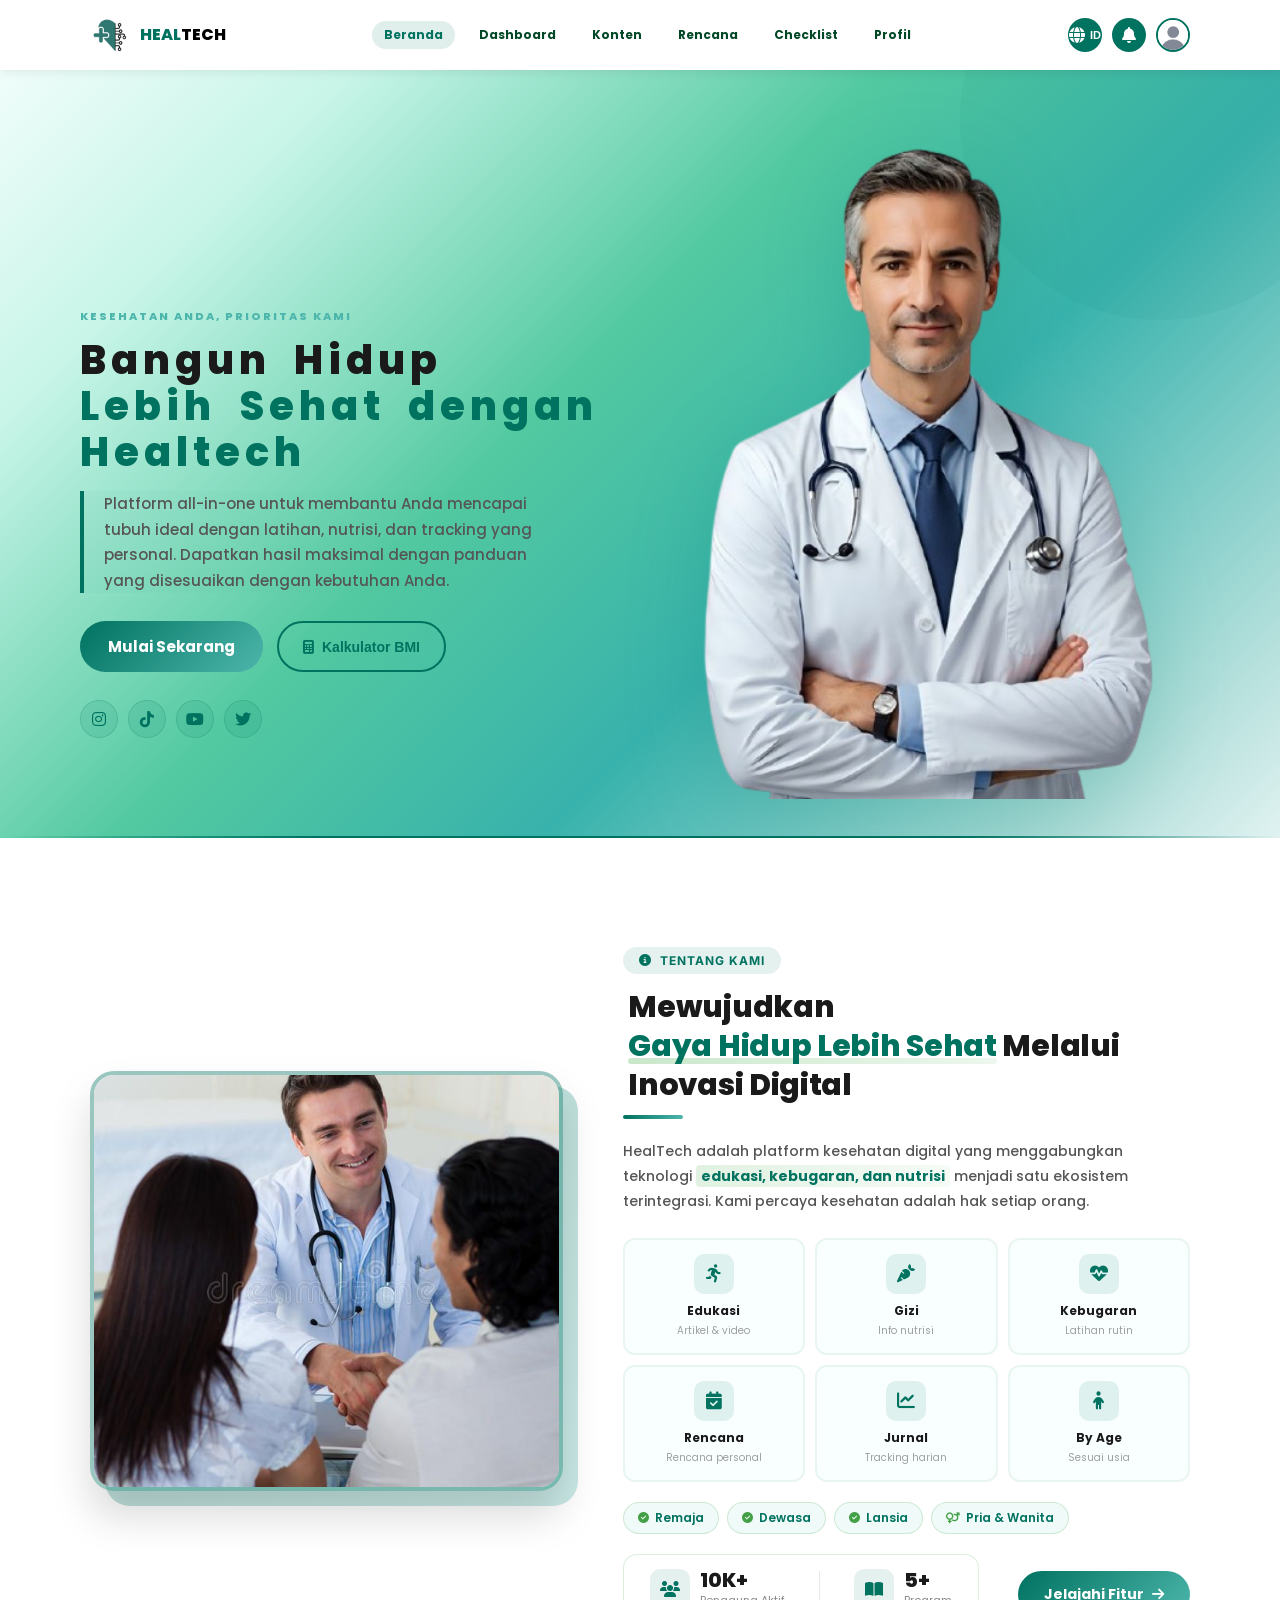
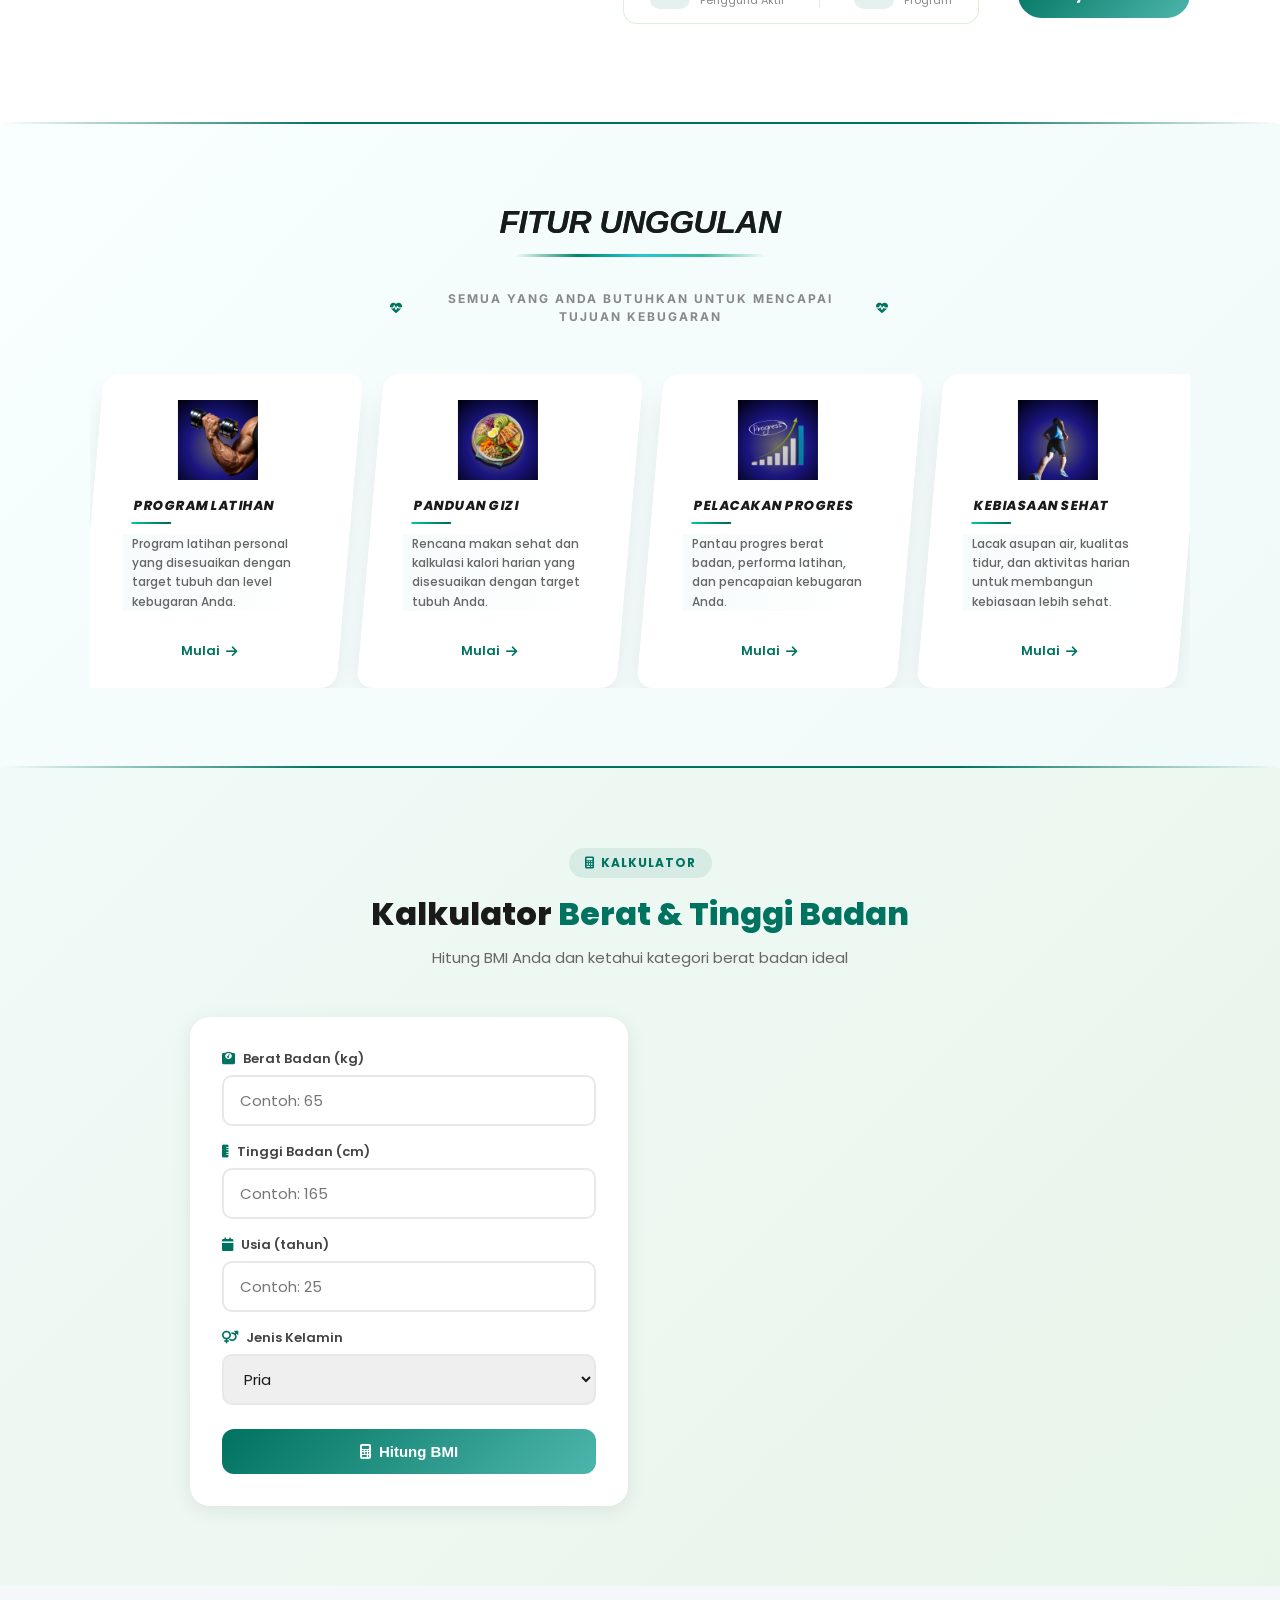
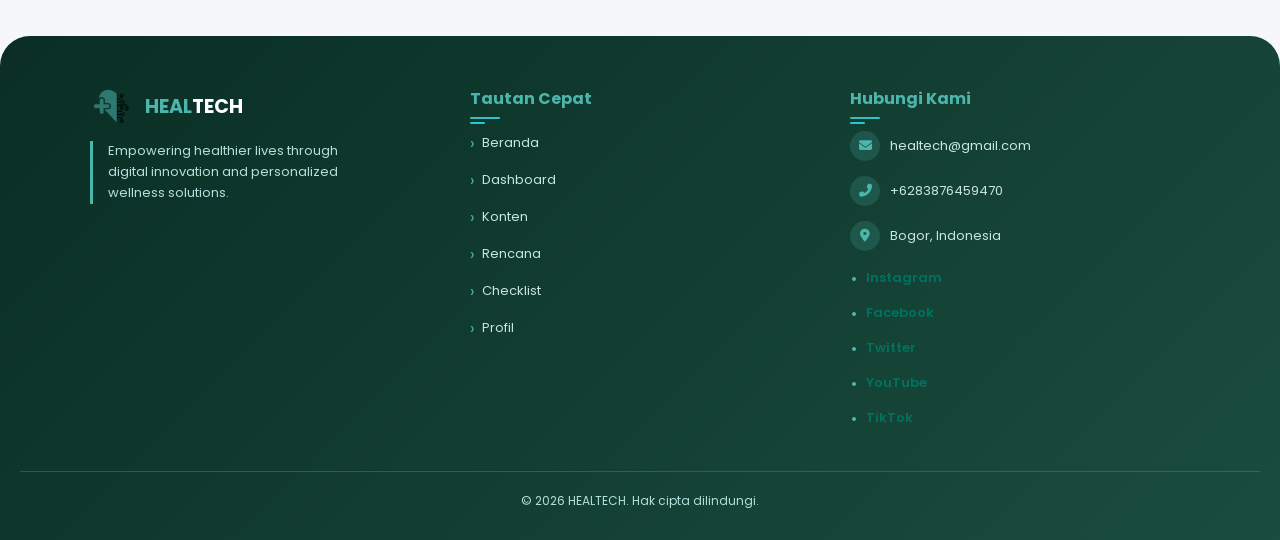
<file: index.html>
<!DOCTYPE html>
<html lang="id">
<head>
    <meta charset="UTF-8">
    <meta name="viewport" content="width=device-width, initial-scale=1.0, user-scalable=yes">
    <title>HEALTECH - Healthy Education</title>
    <link rel="stylesheet" href="https://cdnjs.cloudflare.com/ajax/libs/font-awesome/6.7.2/css/all.min.css">
    <link href="https://fonts.googleapis.com/css2?family=Poppins:wght@300;400;500;600;700;800&family=Inter:opsz,wght@14..32,100..900&display=swap" rel="stylesheet">
    <link rel="stylesheet" href="assets/css/style.css">
    <link rel="stylesheet" href="assets/css/responsive.css">
    <link rel="stylesheet" href="assets/css/navbar.css">
    <link rel="stylesheet" href="assets/css/footer.css">
</head>
<body>
<div class="hero-bg-wrapper">
    <nav class="navbar">
        <div class="navbar-container">
            <div class="logo">
                <img src="assets/image/Logo.png" alt="Logo HealTech" class="logo-img">
                <h1><span class="heal">HEAL</span><span class="tech">TECH</span></h1>
            </div>
            <div class="nav-links-top">
                <a href="index.html" class="active">Beranda</a>
                <a href="dashboard/dashboard.html">Dashboard</a>
                <a href="konten/konten.html">Konten</a>
                <a href="plan/plan.html">Rencana</a>
                <a href="checklist/checklist.html">Checklist</a>
                <a href="profile/profile.html">Profil</a>
            </div>
            <div class="nav-icons">
                <button id="langBtn"><i class="fas fa-globe"></i> ID</button>
                <button id="notifBtn"><i class="fas fa-bell"></i></button>
                <img src="assets/image/avatar.jpg" alt="profil" onclick="toggleUserMenu()">
            </div>
        </div>
    </nav>

    <section class="hero-section">
        <div class="hero-container">
            <div class="hero-text">
                <p class="hero-tagline">KESEHATAN ANDA, PRIORITAS KAMI</p>
                <h1 class="hero-title">Bangun Hidup <br><span class="highlight">Lebih Sehat dengan Healtech</span></h1>
                <p class="hero-description">Platform all-in-one untuk membantu Anda mencapai tubuh ideal dengan latihan, nutrisi, dan tracking yang personal. Dapatkan hasil maksimal dengan panduan yang disesuaikan dengan kebutuhan Anda.</p>
                <div class="hero-buttons">
                    <button class="btn-primary" onclick="window.location.href='konten/konten.html'">Mulai Sekarang</button>
                    <button class="btn-secondary" onclick="document.getElementById('bmi-section').scrollIntoView({behavior:'smooth'})"><i class="fas fa-calculator"></i> Kalkulator BMI</button>
                </div>
                <div class="hero-social-links">
                    <a href="https://www.instagram.com/healtech" target="_blank" class="social-hero-btn"><i class="fab fa-instagram"></i></a>
                    <a href="https://www.tiktok.com/@healtech" target="_blank" class="social-hero-btn"><i class="fab fa-tiktok"></i></a>
                    <a href="https://www.youtube.com/c/healtech" target="_blank" class="social-hero-btn"><i class="fab fa-youtube"></i></a>
                    <a href="https://twitter.com/healtech" target="_blank" class="social-hero-btn"><i class="fab fa-twitter"></i></a>
                </div>
            </div>
            <div class="hero-image">
                <img src="assets/image/doctor home.png" alt="HealTech Doctor" class="doctor-float">
            </div>
        </div>
    </section>
</div>

<section class="about-section">
    <div class="about-container">
        <div class="about-left">
            <div class="image-wrapper">
                <img src="assets/image/about.jpg" alt="HealTech" class="about-img">
            </div>
        </div>
        <div class="about-right">
            <div class="about-header">
                <span class="about-badge"><i class="fas fa-info-circle"></i> TENTANG KAMI</span>
                <h2 class="about-title">Mewujudkan <span class="title-highlight">Gaya Hidup Lebih Sehat</span> Melalui Inovasi Digital</h2>
                <div class="title-underline"></div>
            </div>
            <p class="about-description">HealTech adalah platform kesehatan digital yang menggabungkan teknologi <span class="text-highlight">edukasi, kebugaran, dan nutrisi</span> menjadi satu ekosistem terintegrasi. Kami percaya kesehatan adalah hak setiap orang.</p>
            <div class="about-categories">
                <a href="konten/konten.html?cat=fitness" class="category-card-link"><div class="category-card"><div class="category-icon"><i class="fas fa-running"></i></div><h4>Edukasi</h4><p>Artikel & video</p></div></a>
                <a href="konten/konten.html?cat=nutrition" class="category-card-link"><div class="category-card"><div class="category-icon"><i class="fas fa-carrot"></i></div><h4>Gizi</h4><p>Info nutrisi</p></div></a>
                <a href="konten/konten.html?cat=fitness" class="category-card-link"><div class="category-card"><div class="category-icon"><i class="fas fa-heartbeat"></i></div><h4>Kebugaran</h4><p>Latihan rutin</p></div></a>
                <a href="plan/plan.html" class="category-card-link"><div class="category-card"><div class="category-icon"><i class="fas fa-calendar-check"></i></div><h4>Rencana</h4><p>Rencana personal</p></div></a>
                <a href="checklist/checklist.html" class="category-card-link"><div class="category-card"><div class="category-icon"><i class="fas fa-chart-line"></i></div><h4>Jurnal</h4><p>Tracking harian</p></div></a>
                <a href="konten/konten.html?cat=age" class="category-card-link"><div class="category-card"><div class="category-icon"><i class="fas fa-child"></i></div><h4>By Age</h4><p>Sesuai usia</p></div></a>
            </div>
            <div class="about-audience">
                <span class="audience-chip"><i class="fas fa-check-circle"></i> Remaja</span>
                <span class="audience-chip"><i class="fas fa-check-circle"></i> Dewasa</span>
                <span class="audience-chip"><i class="fas fa-check-circle"></i> Lansia</span>
                <span class="audience-chip"><i class="fas fa-venus-mars"></i> Pria & Wanita</span>
            </div>
            <div class="stats-buttons-row">
                <div class="about-stats">
                    <div class="stat-card"><div class="stat-icon"><i class="fas fa-users"></i></div><div><span class="stat-number">10K+</span><span class="stat-label">Pengguna Aktif</span></div></div>
                    <div class="stat-divider"></div>
                    <div class="stat-card"><div class="stat-icon"><i class="fas fa-book-open"></i></div><div><span class="stat-number">5+</span><span class="stat-label">Program</span></div></div>
                </div>
                <div class="about-buttons">
                    <button class="about-btn-primary" onclick="window.location.href='konten/konten.html'">Jelajahi Fitur <i class="fas fa-arrow-right"></i></button>
                </div>
            </div>
        </div>
    </div>
</section>

<section class="features-section">
    <div class="features-container">
        <div class="features-header">
            <h2 class="features-title">FITUR UNGGULAN</h2>
            <p class="features-subtitle"><i class="fas fa-heartbeat"></i> SEMUA YANG ANDA BUTUHKAN UNTUK MENCAPAI TUJUAN KEBUGARAN <i class="fas fa-heartbeat"></i></p>
        </div>
        <div class="features-grid-wrapper">
            <div class="features-grid">
                <div class="feature-card-link" onclick="window.location.href='konten/konten.html?cat=fitness'">
                    <div class="feature-card"><img src="assets/image/GYM.png" alt="Program Latihan" class="feature-img"><h3 class="feature-name">PROGRAM LATIHAN</h3><p class="feature-description">Program latihan personal yang disesuaikan dengan target tubuh dan level kebugaran Anda.</p><span class="feature-link">Mulai <i class="fas fa-arrow-right"></i></span></div>
                </div>
                <div class="feature-card-link" onclick="window.location.href='konten/konten.html?cat=nutrition'">
                    <div class="feature-card"><img src="assets/image/NUTRISI.png" alt="Panduan Gizi" class="feature-img"><h3 class="feature-name">PANDUAN GIZI</h3><p class="feature-description">Rencana makan sehat dan kalkulasi kalori harian yang disesuaikan dengan target tubuh Anda.</p><span class="feature-link">Mulai <i class="fas fa-arrow-right"></i></span></div>
                </div>
                <div class="feature-card-link" onclick="window.location.href='konten/konten.html?cat=tracking'">
                    <div class="feature-card"><img src="assets/image/TRACKING.png" alt="Pelacakan Progres" class="feature-img"><h3 class="feature-name">PELACAKAN PROGRES</h3><p class="feature-description">Pantau progres berat badan, performa latihan, dan pencapaian kebugaran Anda.</p><span class="feature-link">Mulai <i class="fas fa-arrow-right"></i></span></div>
                </div>
                <div class="feature-card-link" onclick="window.location.href='konten/konten.html?cat=habits'">
                    <div class="feature-card"><img src="assets/image/HEALTH.png" alt="Kebiasaan Sehat" class="feature-img"><h3 class="feature-name">KEBIASAAN SEHAT</h3><p class="feature-description">Lacak asupan air, kualitas tidur, dan aktivitas harian untuk membangun kebiasaan lebih sehat.</p><span class="feature-link">Mulai <i class="fas fa-arrow-right"></i></span></div>
                </div>
            </div>
        </div>
    </div>
</section>

<section class="bmi-section" id="bmi-section">
    <div class="bmi-container">
        <div class="bmi-header">
            <span class="section-badge"><i class="fas fa-calculator"></i> KALKULATOR</span>
            <h2>Kalkulator <span class="highlight-green">Berat & Tinggi Badan</span></h2>
            <p>Hitung BMI Anda dan ketahui kategori berat badan ideal</p>
        </div>
        <div class="bmi-card-wrapper">
            <div class="bmi-input-card">
                <div class="bmi-form">
                    <div class="bmi-field">
                        <label><i class="fas fa-weight-scale"></i> <span id="lbl-weight">Berat Badan (kg)</span></label>
                        <input type="number" id="bmi-weight" placeholder="Contoh: 65" min="20" max="300">
                    </div>
                    <div class="bmi-field">
                        <label><i class="fas fa-ruler-vertical"></i> <span id="lbl-height">Tinggi Badan (cm)</span></label>
                        <input type="number" id="bmi-height" placeholder="Contoh: 165" min="50" max="250">
                    </div>
                    <div class="bmi-field">
                        <label><i class="fas fa-calendar"></i> Usia (tahun)</label>
                        <input type="number" id="bmi-age" placeholder="Contoh: 25" min="5" max="120">
                    </div>
                    <div class="bmi-field">
                        <label><i class="fas fa-venus-mars"></i> Jenis Kelamin</label>
                        <select id="bmi-gender">
                            <option value="pria">Pria</option>
                            <option value="wanita">Wanita</option>
                        </select>
                    </div>
                    <button class="bmi-calculate-btn" onclick="calculateBMI()" id="btn-calculate"><i class="fas fa-calculator"></i> Hitung BMI</button>
                </div>
            </div>
            <div class="bmi-result-card" id="bmiResult" style="display:none">
                <div class="bmi-circle-wrapper">
                    <div class="bmi-circle" id="bmiCircle">
                        <span class="bmi-number" id="bmiNumber">0</span>
                        <span class="bmi-unit">BMI</span>
                    </div>
                </div>
                <div class="bmi-category" id="bmiCategory">Normal</div>
                <div class="bmi-details-grid">
                    <div class="bmi-detail-item"><i class="fas fa-weight-scale"></i><span id="bmi-detail-weight">-</span><small>Berat</small></div>
                    <div class="bmi-detail-item"><i class="fas fa-ruler-vertical"></i><span id="bmi-detail-height">-</span><small>Tinggi</small></div>
                    <div class="bmi-detail-item"><i class="fas fa-bullseye"></i><span id="bmi-ideal-weight">-</span><small>Berat Ideal</small></div>
                    <div class="bmi-detail-item"><i class="fas fa-fire"></i><span id="bmi-calories">-</span><small>Kalori/Hari</small></div>
                </div>
                <div class="bmi-scale">
                    <div class="bmi-scale-bar">
                        <div class="bmi-scale-segment seg-underweight">Kurang</div>
                        <div class="bmi-scale-segment seg-normal">Normal</div>
                        <div class="bmi-scale-segment seg-overweight">Lebih</div>
                        <div class="bmi-scale-segment seg-obese">Obesitas</div>
                    </div>
                    <div class="bmi-indicator" id="bmiIndicator" style="left:50%"></div>
                </div>
                <div class="bmi-advice" id="bmiAdvice"></div>
                <button class="bmi-reset-btn" onclick="resetBMI()"><i class="fas fa-redo"></i> Hitung Ulang</button>
            </div>
        </div>
    </div>
</section>

<footer class="footer">
    <div class="footer-container">
        <div class="footer-col"><div class="footer-logo"><img src="assets/image/Logo.png" class="footer-logo-img"><h1><span class="heal">HEAL</span><span class="tech">TECH</span></h1></div><p class="footer-tagline">Empowering healthier lives through digital innovation and personalized wellness solutions.</p></div>
        <div class="footer-col"><h4 class="footer-title">Tautan Cepat</h4><ul class="footer-links"><li><a href="index.html">Beranda</a></li><li><a href="dashboard/dashboard.html">Dashboard</a></li><li><a href="konten/konten.html">Konten</a></li><li><a href="plan/plan.html">Rencana</a></li><li><a href="checklist/checklist.html">Checklist</a></li><li><a href="profile/profile.html">Profil</a></li></ul></div>
        <div class="footer-col"><h4 class="footer-title">Hubungi Kami</h4><ul class="footer-contact"><li><i class="fas fa-envelope"></i> healtech@gmail.com</li><li><i class="fas fa-phone-alt"></i> +6283876459470</li><li><i class="fas fa-map-marker-alt"></i> Bogor, Indonesia</li></ul><div class="footer-social-text"><a href="#" class="social-text-link">Instagram</a><a href="#" class="social-text-link">Facebook</a><a href="#" class="social-text-link">Twitter</a><a href="#" class="social-text-link">YouTube</a><a href="#" class="social-text-link">TikTok</a></div></div>
    </div>
    <div class="footer-bottom"><div class="footer-copyright"><p>&copy; 2026 HEALTECH. Hak cipta dilindungi.</p></div></div>
</footer>

<div class="nav-links-bottom">
    <a href="index.html" class="active"><i class="fas fa-home"></i><span>Beranda</span></a>
    <a href="dashboard/dashboard.html"><i class="fas fa-chalkboard-user"></i><span>Dashboard</span></a>
    <a href="konten/konten.html"><i class="fas fa-book"></i><span>Konten</span></a>
    <a href="plan/plan.html"><i class="fas fa-calendar"></i><span>Rencana</span></a>
    <a href="checklist/checklist.html"><i class="fas fa-check-square"></i><span>Checklist</span></a>
    <a href="profile/profile.html"><i class="fas fa-user"></i><span>Profil</span></a>
</div>

<script src="assets/js/script.js"></script>
<script src="assets/js/ui.js"></script>
<script>
function calculateBMI() {
    const weight = parseFloat(document.getElementById('bmi-weight').value);
    const height = parseFloat(document.getElementById('bmi-height').value);
    const age = parseFloat(document.getElementById('bmi-age').value);
    const gender = document.getElementById('bmi-gender').value;

    if (!weight || !height || weight < 20 || height < 50) {
        showToast('Masukkan berat dan tinggi badan yang valid', 'error'); return;
    }

    const heightM = height / 100;
    const bmi = weight / (heightM * heightM);
    const bmiRounded = Math.round(bmi * 10) / 10;

    let category, color, advice, indicator;
    if (bmi < 18.5) {
        category = currentLang === 'en' ? 'Underweight' : 'Berat Badan Kurang';
        color = '#3b82f6'; indicator = 12;
        advice = currentLang === 'en' ? 'Your weight is below normal. Increase calorie intake with nutritious foods and consult a doctor.' : 'Berat badan Anda di bawah normal. Tingkatkan asupan kalori dengan makanan bergizi dan konsultasikan dengan dokter.';
    } else if (bmi < 25) {
        category = currentLang === 'en' ? 'Normal Weight' : 'Berat Badan Normal';
        color = '#22c55e'; indicator = 38;
        advice = currentLang === 'en' ? 'Your weight is ideal. Maintain a healthy lifestyle with regular exercise and balanced nutrition.' : 'Berat badan Anda ideal. Pertahankan gaya hidup sehat dengan olahraga teratur dan nutrisi seimbang.';
    } else if (bmi < 30) {
        category = currentLang === 'en' ? 'Overweight' : 'Berat Badan Berlebih';
        color = '#f59e0b'; indicator = 62;
        advice = currentLang === 'en' ? 'Your weight is above normal. Regular exercise 3-5x/week and reduce calorie intake are recommended.' : 'Berat badan Anda di atas normal. Disarankan olahraga rutin 3-5x/minggu dan kurangi asupan kalori.';
    } else {
        category = currentLang === 'en' ? 'Obese' : 'Obesitas';
        color = '#ef4444'; indicator = 85;
        advice = currentLang === 'en' ? 'Your weight falls in the obese category. Consult a doctor or nutritionist for an appropriate diet and exercise program.' : 'Berat badan Anda masuk kategori obesitas. Konsultasikan dengan dokter atau ahli gizi untuk program diet dan olahraga yang tepat.';
    }

    const idealMin = Math.round(18.5 * heightM * heightM * 10) / 10;
    const idealMax = Math.round(24.9 * heightM * heightM * 10) / 10;
    let bmr, calories;
    if (age && gender) {
        if (gender === 'pria') bmr = 88.362 + (13.397 * weight) + (4.799 * height) - (5.677 * (age || 25));
        else bmr = 447.593 + (9.247 * weight) + (3.098 * height) - (4.330 * (age || 25));
        calories = Math.round(bmr * 1.375);
    }

    document.getElementById('bmiResult').style.display = 'flex';
    document.getElementById('bmiNumber').textContent = bmiRounded;
    document.getElementById('bmiCategory').textContent = category;
    document.getElementById('bmiCategory').style.color = color;
    document.getElementById('bmiCircle').style.borderColor = color;
    document.getElementById('bmiCircle').style.boxShadow = `0 0 30px ${color}40`;
    document.getElementById('bmi-detail-weight').textContent = weight + ' kg';
    document.getElementById('bmi-detail-height').textContent = height + ' cm';
    document.getElementById('bmi-ideal-weight').textContent = `${idealMin}-${idealMax} kg`;
    document.getElementById('bmi-calories').textContent = calories ? calories + ' kkal' : '-';
    document.getElementById('bmiIndicator').style.left = indicator + '%';
    document.getElementById('bmiIndicator').style.background = color;
    document.getElementById('bmiAdvice').innerHTML = `<i class="fas fa-lightbulb"></i> ${advice}`;
    document.getElementById('bmiResult').scrollIntoView({ behavior: 'smooth', block: 'center' });
}

function resetBMI() {
    document.getElementById('bmi-weight').value = '';
    document.getElementById('bmi-height').value = '';
    document.getElementById('bmi-age').value = '';
    document.getElementById('bmiResult').style.display = 'none';
}

function updateBMITexts() {
    const lw = document.getElementById('lbl-weight');
    const lh = document.getElementById('lbl-height');
    const bc = document.getElementById('btn-calculate');
    if (lw) lw.textContent = currentLang === 'en' ? 'Weight (kg)' : 'Berat Badan (kg)';
    if (lh) lh.textContent = currentLang === 'en' ? 'Height (cm)' : 'Tinggi Badan (cm)';
    if (bc) bc.innerHTML = `<i class="fas fa-calculator"></i> ${currentLang === 'en' ? 'Calculate BMI' : 'Hitung BMI'}`;
    const bmiTitle = document.querySelector('.bmi-header h2');
    if (bmiTitle) bmiTitle.innerHTML = currentLang === 'en' ? 'Weight & Height <span class="highlight-green">Calculator</span>' : 'Kalkulator <span class="highlight-green">Berat & Tinggi Badan</span>';
}
window.updateBMITexts = updateBMITexts;

document.getElementById('notifBtn').addEventListener('click', function(e) {
    e.stopPropagation();
    if (typeof toggleNotifPanel === 'function') toggleNotifPanel();
});
</script>
</body>
</html>
</file>
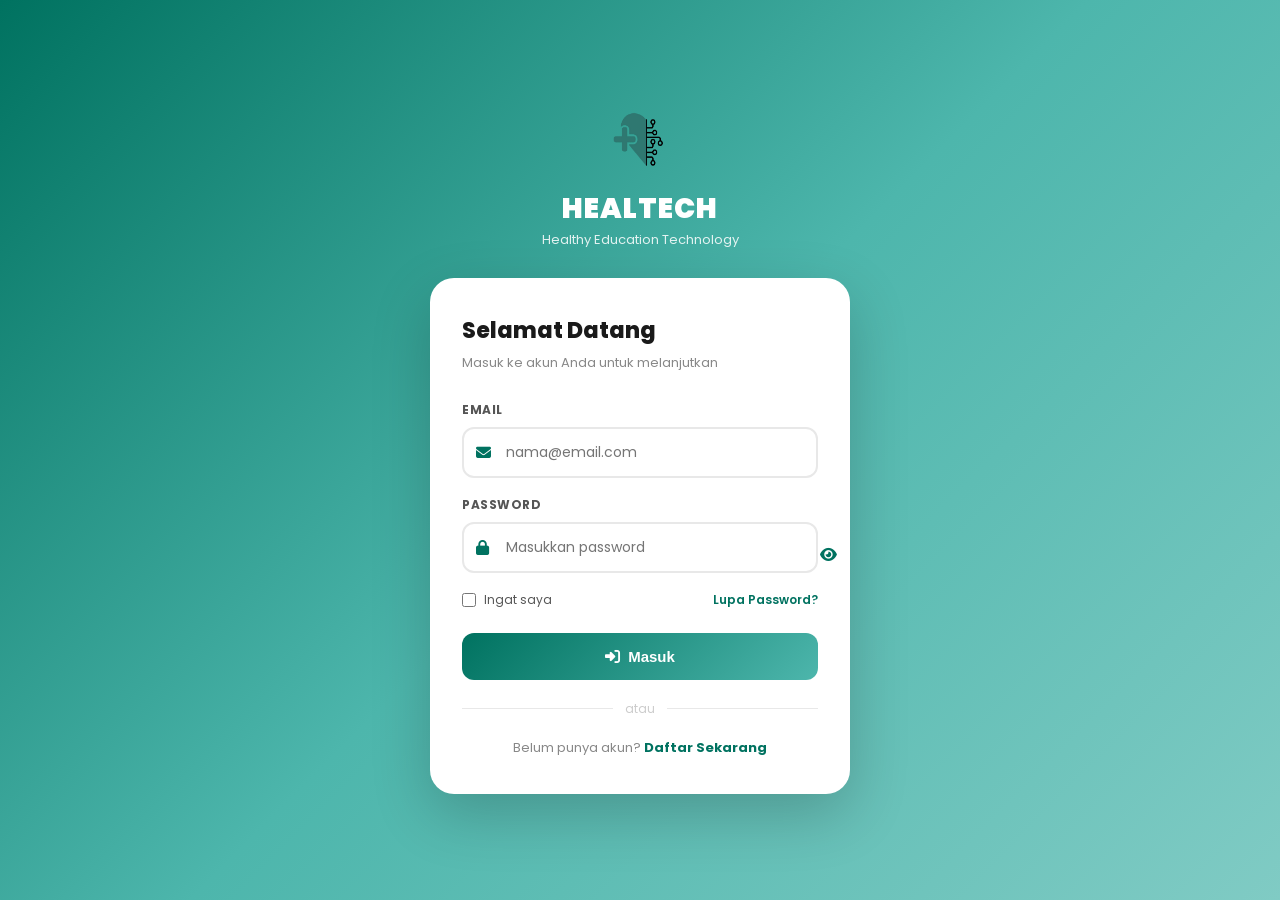
<file: checklist/checklist.html>
<!doctype html>
<html lang="id">
  <head>
    <meta charset="UTF-8" />
    <meta
      name="viewport"
      content="width=device-width, initial-scale=1.0, user-scalable=yes"
    />
    <title>Checklist Harian - HEALTECH</title>
    <link
      rel="stylesheet"
      href="https://cdnjs.cloudflare.com/ajax/libs/font-awesome/6.7.2/css/all.min.css"
    />
    <link
      href="https://fonts.googleapis.com/css2?family=Poppins:wght@300;400;500;600;700;800&display=swap"
      rel="stylesheet"
    />
    <link rel="stylesheet" href="../assets/css/navbar.css" />
    <link rel="stylesheet" href="../assets/css/footer.css" />
    <link rel="stylesheet" href="../assets/css/responsive.css" />
    <link rel="stylesheet" href="checklist.css" />
    <script>
      if (localStorage.getItem("isLoggedIn") !== "true")
        window.location.href = "../loginregister/login.html";
    </script>
    <style>
      .main-content {
        padding: 20px;
        max-width: 1100px;
        margin: 0 auto;
        padding-bottom: 100px;
      }
      .page-header {
        text-align: center;
        margin-bottom: 28px;
        padding: 0 10px;
         margin-top: 40px;
      }
      .page-header h1 {
        font-size: 24px;
        font-weight: 800;
        color: #1a1a1a;
      }
      .page-header p {
        color: #888;
        font-size: 13px;
        margin-top: 6px;
      }
      .date-nav {
        display: flex;
        align-items: center;
        justify-content: center;
        gap: 16px;
        margin-bottom: 24px;
      }
      .date-nav button {
        background: #f0faf8;
        border: none;
        width: 36px;
        height: 36px;
        border-radius: 50%;
        cursor: pointer;
        color: #007260;
        font-size: 16px;
        display: flex;
        align-items: center;
        justify-content: center;
        transition: all 0.2s;
      }
      .date-nav button:hover:not(:disabled) {
        background: #007260;
        color: white;
      }
      .date-nav button:disabled {
        opacity: 0.4;
        cursor: not-allowed;
      }
      .date-nav #current-date {
        font-size: 15px;
        font-weight: 700;
        color: #1a1a1a;
      }
      .checklist-layout {
        display: grid;
        grid-template-columns: 1fr 1fr;
        gap: 20px;
      }
      @media (max-width: 768px) {
        .checklist-layout {
          grid-template-columns: 1fr;
        }
      }
      .checklist-panel {
        background: white;
        border-radius: 18px;
        padding: 20px;
        box-shadow: 0 2px 12px rgba(0, 0, 0, 0.07);
      }
      .panel-header {
        display: flex;
        align-items: center;
        justify-content: space-between;
        margin-bottom: 18px;
      }
      .panel-header h3 {
        font-size: 16px;
        font-weight: 700;
        color: #1a1a1a;
        display: flex;
        align-items: center;
        gap: 8px;
      }
      .panel-header h3 i {
        color: #007260;
      }
      .progress-summary {
        display: flex;
        align-items: center;
        gap: 16px;
        background: linear-gradient(135deg, #007260, #4db6ac);
        border-radius: 14px;
        padding: 16px 20px;
        margin-bottom: 20px;
      }
      .progress-circle {
        width: 64px;
        height: 64px;
        border-radius: 50%;
        border: 4px solid rgba(255, 255, 255, 0.4);
        display: flex;
        flex-direction: column;
        align-items: center;
        justify-content: center;
        flex-shrink: 0;
      }
      .progress-circle .pct {
        font-size: 20px;
        font-weight: 800;
        color: white;
        line-height: 1;
      }
      .progress-circle .pct-label {
        font-size: 9px;
        color: rgba(255, 255, 255, 0.8);
      }
      .progress-text-col {
        color: white;
        flex: 1;
      }
      .progress-text-col .points-val {
        font-size: 22px;
        font-weight: 800;
      }
      .progress-text-col .points-lbl {
        font-size: 11px;
        opacity: 0.85;
      }
      .streak-badge {
        background: rgba(255, 255, 255, 0.2);
        border-radius: 10px;
        padding: 8px 12px;
        text-align: center;
      }
      .streak-badge .streak-num {
        font-size: 24px;
        font-weight: 800;
        color: white;
        line-height: 1;
      }
      .streak-badge .streak-lbl {
        font-size: 10px;
        color: rgba(255, 255, 255, 0.85);
      }
      .add-item-row {
        display: flex;
        justify-content: flex-end;
        margin-bottom: 12px;
      }
      .btn-add-item {
        background: #f0faf8;
        border: 2px dashed #007260;
        color: #007260;
        padding: 8px 16px;
        border-radius: 30px;
        font-size: 12px;
        font-weight: 600;
        cursor: pointer;
        display: flex;
        align-items: center;
        gap: 6px;
        transition: all 0.2s;
      }
      .btn-add-item:hover {
        background: #007260;
        color: white;
      }
      .journal-panel {
        background: white;
        border-radius: 18px;
        padding: 20px;
        box-shadow: 0 2px 12px rgba(0, 0, 0, 0.07);
      }
      .mood-row {
        display: flex;
        flex-wrap: wrap;
        gap: 8px;
        margin-bottom: 14px;
      }
      .mood-btn {
        padding: 8px 14px;
        border: 2px solid #e8e8e8;
        background: white;
        border-radius: 30px;
        font-size: 12px;
        font-weight: 600;
        cursor: pointer;
        color: #555;
        transition: all 0.2s;
        display: flex;
        align-items: center;
        gap: 6px;
      }

      /* defensif: pastikan tombol mood/tag selalu bisa diklik */
      .mood-btn,
      .tag-btn {
        pointer-events: auto;
        position: relative;
        z-index: 1;
      }

      .mood-btn:hover {
        border-color: #007260;
        color: #007260;
      }
      .tags-row {
        display: flex;
        flex-wrap: wrap;
        gap: 6px;
        margin-bottom: 14px;
      }
      .tag-btn {
        padding: 6px 12px;
        border: 1.5px solid #e8e8e8;
        background: white;
        border-radius: 20px;
        font-size: 11px;
        font-weight: 600;
        cursor: pointer;
        color: #666;
        transition: all 0.2s;
      }
      .tag-btn:hover {
        border-color: #007260;
      }
      .journal-textarea {
        width: 100%;
        min-height: 100px;
        border: 2px solid #e8e8e8;
        border-radius: 12px;
        padding: 14px;
        font-size: 13px;
        font-family: "Poppins", sans-serif;
        resize: vertical;
        outline: none;
        color: #333;
        transition: border 0.2s;
      }
      .journal-textarea:focus {
        border-color: #007260;
      }
      .photo-upload-area {
        border: 2px dashed #e8e8e8;
        border-radius: 12px;
        padding: 20px;
        text-align: center;
        cursor: pointer;
        color: #aaa;
        transition: all 0.2s;
        display: flex;
        flex-direction: column;
        align-items: center;
        gap: 6px;
        margin-bottom: 12px;
      }
      .photo-upload-area:hover {
        border-color: #007260;
        color: #007260;
      }
      .photo-upload-area i {
        font-size: 24px;
      }
      .photo-preview {
        margin-bottom: 12px;
        position: relative;
      }
      .photo-preview img {
        width: 100%;
        border-radius: 12px;
        max-height: 200px;
        object-fit: cover;
      }
      .remove-photo-btn {
        position: absolute;
        top: 8px;
        right: 8px;
        background: rgba(0, 0, 0, 0.5);
        color: white;
        border: none;
        width: 28px;
        height: 28px;
        border-radius: 50%;
        cursor: pointer;
        display: flex;
        align-items: center;
        justify-content: center;
        font-size: 12px;
      }
      .btn-save-journal {
        width: 100%;
        background: linear-gradient(135deg, #007260, #4db6ac);
        color: white;
        border: none;
        padding: 13px;
        border-radius: 12px;
        font-size: 14px;
        font-weight: 700;
        cursor: pointer;
        display: flex;
        align-items: center;
        justify-content: center;
        gap: 8px;
        transition: all 0.2s;
      }
      .btn-save-journal:hover {
        transform: translateY(-2px);
        box-shadow: 0 6px 16px rgba(0, 114, 96, 0.3);
      }
      .history-panel,
      .archive-panel {
        background: white;
        border-radius: 18px;
        padding: 20px;
        box-shadow: 0 2px 12px rgba(0, 0, 0, 0.07);
      }
      .export-row {
        display: flex;
        gap: 10px;
        flex-wrap: wrap;
        margin-top: 14px;
      }
      .btn-export {
        padding: 10px 18px;
        border: none;
        border-radius: 10px;
        font-size: 12px;
        font-weight: 600;
        cursor: pointer;
        display: flex;
        align-items: center;
        gap: 6px;
        transition: all 0.2s;
      }
      .btn-export.pdf {
        background: linear-gradient(135deg, #ef4444, #dc2626);
        color: white;
      }
      .btn-export.csv {
        background: linear-gradient(135deg, #22c55e, #16a34a);
        color: white;
      }
      .btn-export:hover {
        transform: translateY(-2px);
        box-shadow: 0 4px 12px rgba(0, 0, 0, 0.2);
      }
    </style>
  </head>
  <body>
<nav
      class="navbar"
      style="
        box-shadow: 0 2px 10px rgba(0, 0, 0, 0.08);
        position: fixed;
        top: 0;
        left: 0;
        right: 0;
        z-index: 1000;
      "
    >
      <div class="navbar-container">
        <div class="logo">
          <img src="../assets/image/Logo.png" alt="Logo" class="logo-img" />
          <h1><span class="heal">HEAL</span><span class="tech">TECH</span></h1>
        </div>
        <div class="nav-links-top">
          <a href="../index.html">Beranda</a>
          <a href="../dashboard/dashboard.html">Dashboard</a>
          <a href="../konten/konten.html">Konten</a>
          <a href="../plan/plan.html">Rencana</a>
          <a href="checklist.html" class="active">Checklist</a>
          <a href="../profile/profile.html">Profil</a>
        </div>
        <div class="nav-icons">
          <button id="langBtn"><i class="fas fa-globe"></i> ID</button>
          <button id="notifBtn"><i class="fas fa-bell"></i></button>
          <img
            src="../assets/image/avatar.jpg"
            alt="profil"
            onclick="toggleUserMenu()"
          />
        </div>
      </div>
    </nav>

    <div class="main-content" style="padding-top: 70px">
      <div class="page-header">
        <h1>
          <i class="fas fa-check-square" style="color: #007260"></i>
          <span id="lbl-daily-checklist">Checklist Harian</span>
        </h1>
        <p>Catat aktivitas sehat harianmu dan raih streak!</p>
      </div>

      <div class="date-nav">
        <button id="prevDayBtn"><i class="fas fa-chevron-left"></i></button>
        <span id="current-date">Hari Ini</span>
        <button id="nextDayBtn"><i class="fas fa-chevron-right"></i></button>
      </div>

      <div class="progress-summary">
        <div class="progress-circle">
          <span class="pct" id="today-progress">0</span>
          <span class="pct-label">%</span>
        </div>
        <div class="progress-text-col">
          <div class="points-val">
            <i class="fas fa-star" style="font-size: 16px"></i>
            <span id="today-points">0</span> Poin
          </div>
          <div class="points-lbl">Progres hari ini</div>
          <span
            id="checklist-progress-badge"
            style="font-size: 12px; opacity: 0.85"
            >0/6 Selesai</span
          >
        </div>
        <div class="streak-badge">
          <div class="streak-num" id="streak-count">0</div>
          <div class="streak-lbl"><i class="fas fa-fire"></i> Streak</div>
        </div>
      </div>

      <div class="checklist-layout">
        <div class="checklist-panel">
          <div class="panel-header">
            <h3>
              <i class="fas fa-list-check"></i>
              <span id="lbl-daily-checklist2">Checklist Harian</span>
            </h3>
          </div>
          <div class="add-item-row">
            <button class="btn-add-item" id="addItemBtn">
              <i class="fas fa-plus"></i> Tambah Item
            </button>
          </div>
          <div id="checklist-items-container"></div>
        </div>

        <div class="journal-panel">
          <div class="panel-header">
            <h3>
              <i class="fas fa-journal-whills"></i>
              <span id="lbl-journal">Jurnal</span>
            </h3>
          </div>
          <label
            style="
              font-size: 12px;
              font-weight: 600;
              color: #555;
              display: block;
              margin-bottom: 8px;
            "
            id="lbl-mood"
            >Mood hari ini:</label
          >
          <div class="mood-row">
            <button class="mood-btn" data-mood="senang">
              <i class="fas fa-face-smile"></i> Senang
            </button>
            <button class="mood-btn" data-mood="biasa">
              <i class="fas fa-face-meh"></i> Biasa
            </button>
            <button class="mood-btn" data-mood="sedih">
              <i class="fas fa-face-frown"></i> Sedih
            </button>
            <button class="mood-btn" data-mood="marah">
              <i class="fas fa-face-angry"></i> Marah
            </button>
            <button class="mood-btn" data-mood="capek">
              <i class="fas fa-face-tired"></i> Capek
            </button>
          </div>
          <label
            style="
              font-size: 12px;
              font-weight: 600;
              color: #555;
              display: block;
              margin-bottom: 8px;
            "
            >Tag Aktivitas:</label
          >
          <div class="tags-row">
            <button class="tag-btn" data-tag="olahraga">Olahraga</button>
            <button class="tag-btn" data-tag="nutrisi">Nutrisi</button>
            <button class="tag-btn" data-tag="tidur">Tidur</button>
            <button class="tag-btn" data-tag="meditasi">Meditasi</button>
            <button class="tag-btn" data-tag="air">Minum Air</button>
          </div>
          <label
            style="
              font-size: 12px;
              font-weight: 600;
              color: #555;
              display: block;
              margin-bottom: 8px;
            "
            id="lbl-daily-note"
            >Catatan Harian:</label
          >
          <div class="photo-upload-area" id="photoUploadArea">
            <i class="fas fa-camera"></i>
            <span style="font-size: 12px">Tambah foto hari ini</span>
          </div>
          <div class="photo-preview" id="photoPreview" style="display: none">
            <img id="previewImage" src="" alt="Foto jurnal" />
            <button class="remove-photo-btn" id="removePhotoBtn">
              <i class="fas fa-times"></i>
            </button>
          </div>
          <input
            type="file"
            id="photoInput"
            accept="image/*"
            style="display: none"
          />
          <textarea
            class="journal-textarea"
            id="daily-note"
            placeholder="Tulis catatan harianmu di sini..."
          ></textarea>
          <button class="btn-save-journal" id="saveJournalBtn">
            <i class="fas fa-save"></i>
            <span id="btn-save-journal">Simpan Jurnal</span>
          </button>
        </div>
      </div>

      <div class="checklist-layout" style="margin-top: 20px">
        <div class="history-panel">
          <div class="panel-header">
            <h3>
              <i class="fas fa-history"></i>
              <span id="lbl-history">Riwayat Checklist</span>
            </h3>
          </div>
          <div id="historyList"></div>
        </div>

        <div class="archive-panel">
          <div class="panel-header">
            <h3>
              <i class="fas fa-archive"></i>
              <span id="lbl-archive">Arsip Jurnal</span>
            </h3>
          </div>
          <div
            style="
              display: flex;
              gap: 10px;
              flex-wrap: wrap;
              margin: 10px 0 16px;
              align-items: center;
            "
          >
            <button
              type="button"
              id="archiveSortLatestBtn"
              style="
                padding: 9px 14px;
                border-radius: 12px;
                border: 1px solid rgba(0, 114, 96, 0.25);
                background: #fff;
                border: none;
                cursor: pointer;
                font-weight: 800;
                color: #007260;
              "
            >
              Terbaru
            </button>
            <button
              type="button"
              id="archiveSortOldestBtn"
              style="
                padding: 9px 14px;
                border-radius: 12px;
                border: 1px solid rgba(0, 114, 96, 0.25);
                background: #fff;
                border: none;
                cursor: pointer;
                font-weight: 800;
                color: #007260;
              "
            >
              Terlama
            </button>
          </div>
          <div id="archiveList"></div>
        </div>
      </div>

      <div class="checklist-panel" style="margin-top: 20px">
        <div class="panel-header">
          <h3>
            <i class="fas fa-download"></i>
            <span id="lbl-export">Ekspor Data</span>
          </h3>
        </div>
        <p style="font-size: 13px; color: #888; margin-bottom: 12px">
          Unduh riwayat checklist dan jurnal Anda
        </p>
        <div class="export-row">
          <button class="btn-export pdf" id="exportPdfBtn">
            <i class="fas fa-file-pdf"></i>
            <span id="btn-export-pdf">Ekspor ke PDF</span>
          </button>
          <button class="btn-export csv" id="exportCsvBtn">
            <i class="fas fa-file-csv"></i>
            <span id="btn-export-csv">Ekspor ke CSV</span>
          </button>
        </div>
      </div>
    </div>

    <footer class="footer">
      <div class="footer-container">
        <div class="footer-col">
          <div class="footer-logo">
            <img src="../assets/image/Logo.png" class="footer-logo-img" />
            <h1>
              <span class="heal">HEAL</span><span class="tech">TECH</span>
            </h1>
          </div>
          <p class="footer-tagline">
            Empowering healthier lives through digital innovation.
          </p>
        </div>
        <div class="footer-col">
          <h4 class="footer-title">Tautan Cepat</h4>
          <ul class="footer-links">
            <li><a href="../index.html">Beranda</a></li>
            <li><a href="../dashboard/dashboard.html">Dashboard</a></li>
            <li><a href="../konten/konten.html">Konten</a></li>
            <li><a href="../plan/plan.html">Rencana</a></li>
            <li><a href="checklist.html">Checklist</a></li>
            <li><a href="../profile/profile.html">Profil</a></li>
          </ul>
        </div>
        <div class="footer-col">
          <h4 class="footer-title">Hubungi Kami</h4>
          <ul class="footer-contact">
            <li><i class="fas fa-envelope"></i> healtech@gmail.com</li>
            <li><i class="fas fa-phone-alt"></i> +6283876459470</li>
            <li><i class="fas fa-map-marker-alt"></i> Bogor, Indonesia</li>
          </ul>
        </div>
      </div>
      <div class="footer-bottom">
        <div class="footer-copyright">
          <p>&copy; 2026 HEALTECH. Hak cipta dilindungi.</p>
        </div>
      </div>
    </footer>

    <div class="nav-links-bottom">
      <a href="../index.html"
        ><i class="fas fa-home"></i><span>Beranda</span></a
      >
      <a href="../dashboard/dashboard.html"
        ><i class="fas fa-chalkboard-user"></i><span>Dashboard</span></a
      >
      <a href="../konten/konten.html"
        ><i class="fas fa-book"></i><span>Konten</span></a
      >
      <a href="../plan/plan.html"
        ><i class="fas fa-calendar"></i><span>Rencana</span></a
      >
      <a href="checklist.html" class="active"
        ><i class="fas fa-check-square"></i><span>Checklist</span></a
      >
      <a href="../profile/profile.html"
        ><i class="fas fa-user"></i><span>Profil</span></a
      >
    </div>

    <script src="../assets/js/script.js"></script>
    <script src="../assets/js/ui.js"></script>
    <script>
      (function () {
        const navbar = document.querySelector(".navbar");
        if (!navbar) return;
        navbar.classList.toggle(
          "scrolled",
          (window.scrollY || document.documentElement.scrollTop || 0) > 15,
        );
      })();
    </script>
    <script src="checklist.js"></script>
  </body>
</html>
</file>
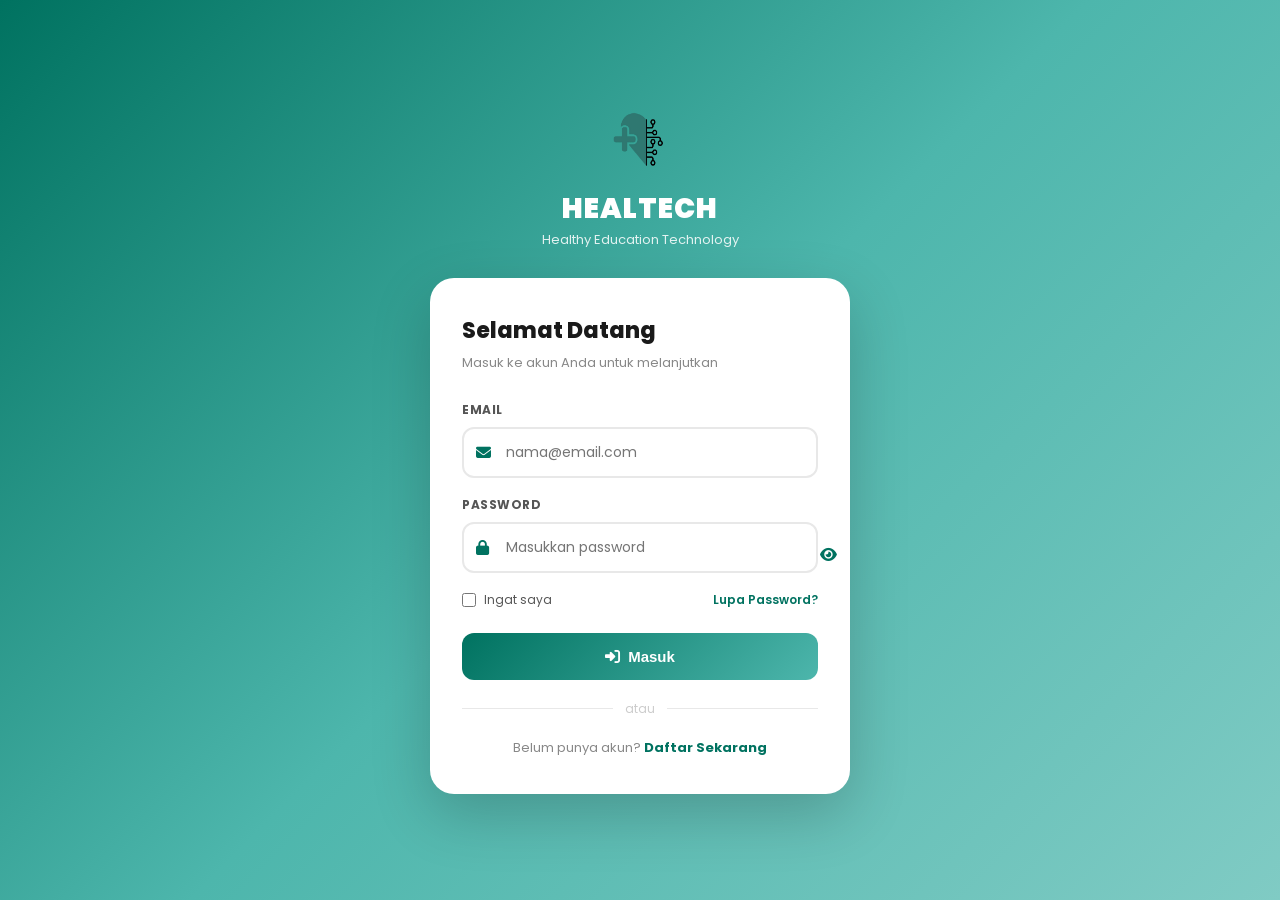
<file: konten/konten.html>
<!DOCTYPE html>
<html lang="id">
<head>
    <meta charset="UTF-8">
    <meta name="viewport" content="width=device-width, initial-scale=1.0, user-scalable=yes">
    <title>Konten Kesehatan - HEALTECH</title>
    <link rel="stylesheet" href="https://cdnjs.cloudflare.com/ajax/libs/font-awesome/6.7.2/css/all.min.css">
    <link href="https://fonts.googleapis.com/css2?family=Poppins:wght@300;400;500;600;700;800&display=swap" rel="stylesheet">
    <link rel="stylesheet" href="../assets/css/navbar.css">
    <link rel="stylesheet" href="../assets/css/footer.css">
    <link rel="stylesheet" href="../assets/css/responsive.css">
    <link rel="stylesheet" href="konten.css">
    <style>
    .content-detail-modal{position:fixed;inset:0;background:rgba(0,0,0,0.6);z-index:10000;display:flex;align-items:flex-start;justify-content:center;padding:20px;overflow-y:auto}
    .content-detail-inner{background:white;border-radius:20px;width:100%;max-width:680px;margin:auto;overflow:hidden;animation:slideUp 0.3s ease}
    @keyframes slideUp{from{transform:translateY(30px);opacity:0}to{transform:translateY(0);opacity:1}}
    .content-detail-img{width:100%;height:220px;object-fit:cover}
    .content-detail-body{padding:24px}
    .content-detail-meta{display:flex;gap:12px;flex-wrap:wrap;margin-bottom:16px}
    .content-detail-badge{padding:5px 12px;border-radius:20px;font-size:11px;font-weight:700;background:#f0faf8;color:#007260}
    .content-detail-title{font-size:22px;font-weight:800;color:#1a1a1a;margin-bottom:12px;line-height:1.3}
    .content-detail-text{font-size:14px;color:#555;line-height:1.8;margin-bottom:16px}
    .content-detail-tips{background:#f0faf8;border-radius:12px;padding:16px;border-left:4px solid #007260;margin-bottom:16px}
    .content-detail-tips h4{font-size:13px;font-weight:700;color:#007260;margin-bottom:10px;display:flex;align-items:center;gap:6px}
    .content-detail-tips li{font-size:13px;color:#444;line-height:1.7;margin-left:16px}
    .content-detail-close{position:absolute;top:16px;right:16px;background:white;border:none;width:36px;height:36px;border-radius:50%;cursor:pointer;font-size:18px;display:flex;align-items:center;justify-content:center;box-shadow:0 2px 8px rgba(0,0,0,0.15);}
    .content-detail-actions{display:flex;gap:10px}
    .btn-save-content{background:#007260;color:white;border:none;padding:11px 22px;border-radius:10px;cursor:pointer;font-size:13px;font-weight:600;display:flex;align-items:center;gap:6px}
    .btn-close-content{background:#f5f5f5;color:#666;border:none;padding:11px 22px;border-radius:10px;cursor:pointer;font-size:13px;font-weight:600}
    </style>
</head>
<body>
<nav class="navbar" >

    <div class="navbar-container">
        <div class="logo"><img src="../assets/image/Logo.png" alt="Logo" class="logo-img"><h1><span class="heal">HEAL</span><span class="tech">TECH</span></h1></div>
        <div class="nav-links-top">
            <a href="../index.html">Beranda</a>
            <a href="../dashboard/dashboard.html">Dashboard</a>
            <a href="konten.html" class="active">Konten</a>
            <a href="../plan/plan.html">Rencana</a>
            <a href="../checklist/checklist.html">Checklist</a>
            <a href="../profile/profile.html">Profil</a>
        </div>
        <div class="nav-icons">
            <button id="langBtn"><i class="fas fa-globe"></i> ID</button>
            <button id="notifBtn"><i class="fas fa-bell"></i></button>
            <img src="../assets/image/avatar.jpg" alt="profil" onclick="toggleUserMenu()">
        </div>
    </div>
</nav>

<main class="konten-page">
    <div class="konten-container">
        <div class="konten-header">
            <h1 id="konten-title"><i class="fas fa-book-open"></i> Konten Kesehatan</h1>
            <p id="konten-subtitle">Temukan artikel, panduan, dan tips kesehatan terkurasi untuk Anda</p>
            <div class="konten-search-bar">
                <i class="fas fa-search"></i>
                <input type="text" id="searchInput" placeholder="Cari konten..." oninput="filterContent()">
            </div>
        </div>

        <div class="category-tabs">
            <button class="cat-tab active" data-cat="all" onclick="setCategory('all')"><i class="fas fa-th"></i> <span id="lbl-all">Semua</span></button>
            <button class="cat-tab" data-cat="fitness" onclick="setCategory('fitness')"><i class="fas fa-running"></i> <span id="lbl-fitness">Kebugaran</span></button>
            <button class="cat-tab" data-cat="nutrition" onclick="setCategory('nutrition')"><i class="fas fa-apple-alt"></i> <span id="lbl-nutrition">Nutrisi</span></button>
            <button class="cat-tab" data-cat="mental" onclick="setCategory('mental')"><i class="fas fa-brain"></i> <span id="lbl-mental">Mental</span></button>
            <button class="cat-tab" data-cat="sleep" onclick="setCategory('sleep')"><i class="fas fa-bed"></i> <span id="lbl-sleep">Tidur</span></button>
            <button class="cat-tab" data-cat="women" onclick="setCategory('women')"><i class="fas fa-venus"></i> <span id="lbl-women">Wanita</span></button>
        </div>

        <div class="featured-banner" id="featuredBanner"></div>
        <div class="konten-grid" id="kontenGrid"></div>
    </div>
</main>

<footer class="footer">
    <div class="footer-container">
        <div class="footer-col"><div class="footer-logo"><img src="../assets/image/Logo.png" class="footer-logo-img"><h1><span class="heal">HEAL</span><span class="tech">TECH</span></h1></div><p class="footer-tagline">Empowering healthier lives through digital innovation.</p></div>
        <div class="footer-col"><h4 class="footer-title">Tautan Cepat</h4><ul class="footer-links"><li><a href="../index.html">Beranda</a></li><li><a href="../dashboard/dashboard.html">Dashboard</a></li><li><a href="konten.html">Konten</a></li><li><a href="../plan/plan.html">Rencana</a></li><li><a href="../checklist/checklist.html">Checklist</a></li><li><a href="../profile/profile.html">Profil</a></li></ul></div>
        <div class="footer-col"><h4 class="footer-title">Hubungi Kami</h4><ul class="footer-contact"><li><i class="fas fa-envelope"></i> healtech@gmail.com</li><li><i class="fas fa-phone-alt"></i> +6283876459470</li><li><i class="fas fa-map-marker-alt"></i> Bogor, Indonesia</li></ul></div>
    </div>
    <div class="footer-bottom"><div class="footer-copyright"><p>&copy; 2026 HEALTECH. Hak cipta dilindungi.</p></div></div>
</footer>
<div class="nav-links-bottom">
    <a href="../index.html"><i class="fas fa-home"></i><span>Beranda</span></a>
    <a href="../dashboard/dashboard.html"><i class="fas fa-chalkboard-user"></i><span>Dashboard</span></a>
    <a href="konten.html" class="active"><i class="fas fa-book"></i><span>Konten</span></a>
    <a href="../plan/plan.html"><i class="fas fa-calendar"></i><span>Rencana</span></a>
    <a href="../checklist/checklist.html"><i class="fas fa-check-square"></i><span>Checklist</span></a>
    <a href="../profile/profile.html"><i class="fas fa-user"></i><span>Profil</span></a>
</div>

    <script src="../assets/js/script.js"></script>
    <script src="../assets/js/ui.js"></script>

<script>
const contentData = [
    {
        id:1, cat:'fitness', icon:'fa-running', title:'Panduan Latihan HIIT untuk Pemula', titleEn:'HIIT Workout Guide for Beginners',
        badge:'Kebugaran', badgeEn:'Fitness', time:'8 min', featured:true, color:'#007260',
        img:'../assets/image/GYM.png',
        desc:'HIIT (High-Intensity Interval Training) adalah metode latihan yang bergantian antara intensitas tinggi dan istirahat singkat. Sangat efektif untuk membakar kalori dan meningkatkan kebugaran kardiovaskular.',
        descEn:'HIIT (High-Intensity Interval Training) alternates between high-intensity exercise and short rest periods. Extremely effective for burning calories and improving cardiovascular fitness.',
        tips:['Mulai dengan 15-20 menit untuk pemula','Rasio kerja:istirahat = 1:2 (30 detik kerja, 60 detik istirahat)','Lakukan 3x per minggu dengan hari istirahat di antaranya','Selalu pemanasan 5 menit sebelum memulai','Dengarkan tubuh Anda dan jangan memaksakan diri'],
        tipsEn:['Start with 15-20 minutes for beginners','Work:rest ratio = 1:2 (30 sec work, 60 sec rest)','Do 3x per week with rest days in between','Always warm up for 5 minutes before starting','Listen to your body and don\'t overdo it'],
    },
    {
        id:2, cat:'nutrition', icon:'fa-apple-alt', title:'10 Makanan Super untuk Imunitas', titleEn:'10 Superfoods for Immunity',
        badge:'Nutrisi', badgeEn:'Nutrition', time:'5 min', featured:false, color:'#22c55e',
        img:'../assets/image/NUTRISI.png',
        desc:'Sistem imun yang kuat adalah fondasi kesehatan. Makanan yang kita konsumsi memiliki dampak besar pada kemampuan tubuh melawan penyakit. Berikut 10 superfood yang terbukti meningkatkan imunitas.',
        descEn:'A strong immune system is the foundation of health. The foods we eat have a huge impact on our body\'s ability to fight disease. Here are 10 superfoods proven to boost immunity.',
        tips:['Jeruk & buah sitrus: kaya vitamin C','Jahe: sifat anti-inflamasi alami','Bawang putih: antimikroba alami','Bayam: penuh antioksidan dan vitamin E','Yogurt: probiotik untuk kesehatan usus','Almond: vitamin E dan magnesium','Kunyit: kurkumin anti-inflamasi','Teh hijau: flavonoid dan antioksidan','Brokoli: vitamin C, A, dan E','Kiwi: vitamin C tinggi dan folat'],
        tipsEn:['Citrus fruits: rich in vitamin C','Ginger: natural anti-inflammatory','Garlic: natural antimicrobial','Spinach: full of antioxidants and vitamin E','Yogurt: probiotics for gut health','Almonds: vitamin E and magnesium','Turmeric: curcumin anti-inflammatory','Green tea: flavonoids and antioxidants','Broccoli: vitamins C, A, and E','Kiwi: high vitamin C and folate'],
    },
    {
        id:3, cat:'sleep', icon:'fa-bed', title:'Tips Tidur Berkualitas 7-8 Jam', titleEn:'Tips for Quality 7-8 Hour Sleep',
        badge:'Tidur', badgeEn:'Sleep', time:'6 min', featured:false, color:'#8b5cf6',
        img:'../assets/image/HEALTH.png',
        desc:'Tidur berkualitas adalah pilar kesehatan yang sering diabaikan. Selama tidur, tubuh memperbaiki sel-sel yang rusak, mengkonsolidasi memori, dan mengatur hormon. Kurang tidur meningkatkan risiko obesitas, diabetes, dan penyakit jantung.',
        descEn:'Quality sleep is a health pillar that is often overlooked. During sleep, the body repairs damaged cells, consolidates memories, and regulates hormones. Lack of sleep increases the risk of obesity, diabetes, and heart disease.',
        tips:['Tetapkan jadwal tidur yang konsisten setiap hari','Ciptakan lingkungan tidur yang gelap, sejuk, dan tenang','Hindari kafein setelah jam 2 siang','Batasi layar HP/laptop 1 jam sebelum tidur','Lakukan rutinitas relaksasi: membaca, stretching ringan','Hindari makan berat 3 jam sebelum tidur','Gunakan teknik pernapasan 4-7-8 untuk relaksasi'],
        tipsEn:['Set a consistent sleep schedule every day','Create a dark, cool, and quiet sleep environment','Avoid caffeine after 2 PM','Limit screen time 1 hour before bed','Do relaxation routines: reading, light stretching','Avoid heavy meals 3 hours before bed','Use 4-7-8 breathing technique for relaxation'],
    },
    {
        id:4, cat:'mental', icon:'fa-brain', title:'Teknik Mindfulness untuk Stres', titleEn:'Mindfulness Techniques for Stress',
        badge:'Mental', badgeEn:'Mental', time:'7 min', featured:true, color:'#f59e0b',
        img:'../assets/image/TRACKING.png',
        desc:'Mindfulness adalah praktik kesadaran penuh terhadap momen saat ini tanpa penilaian. Penelitian menunjukkan bahwa praktik mindfulness rutin dapat mengurangi stres, kecemasan, dan gejala depresi secara signifikan.',
        descEn:'Mindfulness is the practice of full awareness of the present moment without judgment. Research shows that regular mindfulness practice can significantly reduce stress, anxiety, and depressive symptoms.',
        tips:['Meditasi napas: fokus pada setiap tarikan dan hembusan napas','Body scan: rasakan sensasi dari kepala ke ujung kaki','Jurnal rasa syukur: catat 3 hal positif setiap malam','Berjalan sadar: perhatikan setiap langkah dan sekitar Anda','5-4-3-2-1 grounding: 5 hal dilihat, 4 didengar, 3 disentuh, 2 dicium, 1 dirasakan'],
        tipsEn:['Breath meditation: focus on each inhale and exhale','Body scan: feel sensations from head to toe','Gratitude journal: note 3 positive things each night','Mindful walking: notice each step and your surroundings','5-4-3-2-1 grounding: 5 things seen, 4 heard, 3 touched, 2 smelled, 1 tasted'],
    },
    {
        id:5, cat:'fitness', icon:'fa-dumbbell', title:'Latihan Kekuatan di Rumah Tanpa Alat', titleEn:'Home Strength Training Without Equipment',
        badge:'Kebugaran', badgeEn:'Fitness', time:'10 min', featured:false, color:'#007260',
        img:'../assets/image/GYM.png',
        desc:'Anda tidak perlu gym mahal untuk membangun otot dan kekuatan. Latihan bodyweight yang konsisten bisa menghasilkan hasil yang sama efektifnya. Berikut program lengkap latihan kekuatan di rumah.',
        descEn:'You don\'t need an expensive gym to build muscle and strength. Consistent bodyweight training can produce equally effective results. Here is a complete home strength training program.',
        tips:['Push-up: 3 set x 10-15 repetisi','Squat: 3 set x 15-20 repetisi','Lunges: 3 set x 10 per kaki','Plank: 3 set x 30-60 detik','Mountain climbers: 3 set x 20 repetisi','Glute bridge: 3 set x 15 repetisi','Istirahat 60 detik antar set'],
        tipsEn:['Push-ups: 3 sets x 10-15 reps','Squats: 3 sets x 15-20 reps','Lunges: 3 sets x 10 per leg','Plank: 3 sets x 30-60 seconds','Mountain climbers: 3 sets x 20 reps','Glute bridge: 3 sets x 15 reps','Rest 60 seconds between sets'],
    },
    {
        id:6, cat:'women', icon:'fa-venus', title:'Nutrisi Penting Selama Menstruasi', titleEn:'Important Nutrition During Menstruation',
        badge:'Kesehatan Wanita', badgeEn:"Women's Health", time:'6 min', featured:false, color:'#ec4899',
        img:'../assets/image/HEALTH.png',
        desc:'Menstruasi menyebabkan kehilangan zat besi yang signifikan. Pola makan yang tepat dapat mengurangi gejala PMS, kram, dan kelelahan. Nutrisi yang baik juga membantu menjaga keseimbangan hormon.',
        descEn:'Menstruation causes significant iron loss. The right diet can reduce PMS symptoms, cramps, and fatigue. Good nutrition also helps maintain hormonal balance.',
        tips:['Zat besi: bayam, daging merah, kacang-kacangan untuk ganti darah','Magnesium: cokelat hitam, alpukat, pisang untuk kurangi kram','Omega-3: ikan salmon, chia seeds untuk anti-inflamasi','Kalsium: susu, keju, yogurt untuk kurangi PMS','Vitamin D: paparan sinar matahari pagi 15-20 menit','Hindari garam berlebihan untuk kurangi kembung','Kurangi kafein dan alkohol selama haid'],
        tipsEn:['Iron: spinach, red meat, legumes to replace blood loss','Magnesium: dark chocolate, avocado, banana to reduce cramps','Omega-3: salmon, chia seeds for anti-inflammation','Calcium: milk, cheese, yogurt to reduce PMS','Vitamin D: morning sun exposure 15-20 minutes','Avoid excess salt to reduce bloating','Reduce caffeine and alcohol during menstruation'],
    },
    {
        id:7, cat:'nutrition', icon:'fa-utensils', title:'Cara Menghitung Kalori Harian', titleEn:'How to Calculate Daily Calories',
        badge:'Nutrisi', badgeEn:'Nutrition', time:'7 min', featured:false, color:'#22c55e',
        img:'../assets/image/NUTRISI.png',
        desc:'Memahami kebutuhan kalori harian Anda adalah langkah pertama dalam mengelola berat badan. Kalori yang masuk vs keluar menentukan apakah berat badan naik, turun, atau stabil.',
        descEn:'Understanding your daily calorie needs is the first step in managing weight. Calories in vs out determines whether weight goes up, down, or stays stable.',
        tips:['Hitung BMR (Basal Metabolic Rate) terlebih dahulu','Wanita: 447.6 + (9.2 x BB) + (3.1 x TB) - (4.3 x usia)','Pria: 88.4 + (13.4 x BB) + (4.8 x TB) - (5.7 x usia)','Kalikan dengan faktor aktivitas (1.2 - 1.9)','Kurangi 500 kalori/hari untuk turun 0.5 kg/minggu','Tambah 300-500 kalori untuk naik berat badan','Gunakan aplikasi tracking makanan untuk monitor'],
        tipsEn:['Calculate BMR (Basal Metabolic Rate) first','Women: 447.6 + (9.2 x W) + (3.1 x H) - (4.3 x age)','Men: 88.4 + (13.4 x W) + (4.8 x H) - (5.7 x age)','Multiply by activity factor (1.2 - 1.9)','Reduce 500 cal/day to lose 0.5 kg/week','Add 300-500 cal for weight gain','Use food tracking app to monitor'],
    },
    {
        id:8, cat:'mental', icon:'fa-heart', title:'Olahraga dan Kesehatan Mental', titleEn:'Exercise and Mental Health',
        badge:'Mental', badgeEn:'Mental', time:'5 min', featured:false, color:'#f59e0b',
        img:'../assets/image/HEALTH.png',
        desc:'Olahraga tidak hanya baik untuk tubuh, tetapi juga sangat bermanfaat untuk kesehatan mental. Saat berolahraga, otak melepaskan endorfin, serotonin, dan dopamin yang meningkatkan suasana hati.',
        descEn:'Exercise is not just good for the body, it is also very beneficial for mental health. When exercising, the brain releases endorphins, serotonin, and dopamine that improve mood.',
        tips:['30 menit olahraga aerobik setara dengan antidepresan ringan','Yoga dan pilates mengurangi kortisol (hormon stres)','Berolahraga di alam meningkatkan efek positif','Olahraga kelompok mengurangi isolasi sosial','Konsistensi lebih penting dari intensitas untuk kesehatan mental','Bahkan 10 menit jalan kaki dapat memperbaiki mood'],
        tipsEn:['30 minutes aerobic exercise equals mild antidepressants','Yoga and pilates reduce cortisol (stress hormone)','Exercising in nature enhances positive effects','Group exercise reduces social isolation','Consistency is more important than intensity for mental health','Even 10 minutes walking can improve mood'],
    },
];

let currentCategory = 'all';
const lang = () => localStorage.getItem('language') || 'id';

function setCategory(cat) {
    currentCategory = cat;
    document.querySelectorAll('.cat-tab').forEach(t => t.classList.toggle('active', t.dataset.cat === cat));
    renderGrid();
}

function filterContent() {
    renderGrid();
}

function getFilteredContent() {
    const search = document.getElementById('searchInput').value.toLowerCase();
    return contentData.filter(c => {
        const matchCat = currentCategory === 'all' || c.cat === currentCategory;
        const title = (lang() === 'en' ? c.titleEn : c.title).toLowerCase();
        const matchSearch = !search || title.includes(search);
        return matchCat && matchSearch;
    });
}

function renderFeatured() {
    const container = document.getElementById('featuredBanner');
    if (!container) return;
    const featured = contentData.filter(c => c.featured);
    if (featured.length === 0) { container.innerHTML = ''; return; }
    const f = featured[Math.floor(Date.now() / 3600000) % featured.length];
    const title = lang() === 'en' ? f.titleEn : f.title;
    const desc = lang() === 'en' ? f.descEn : f.desc;
    container.innerHTML = `<div class="featured-card" onclick="openDetail(${f.id})">
        <div class="featured-overlay">
            <span class="featured-label"><i class="fas fa-star"></i> ${lang()==='en'?'Featured':'Konten Pilihan'}</span>
            <h2>${title}</h2>
            <p>${desc.substring(0,120)}...</p>
            <button class="btn-read-more">${lang()==='en'?'Read More':'Baca Selengkapnya'} <i class="fas fa-arrow-right"></i></button>
        </div>
    </div>`;
}

function renderGrid() {
    const container = document.getElementById('kontenGrid');
    if (!container) return;
    const items = getFilteredContent();
    if (items.length === 0) {
        container.innerHTML = `<div class="empty-konten"><i class="fas fa-search"></i><p>${lang()==='en'?'No content found':'Konten tidak ditemukan'}</p></div>`;
        return;
    }
    container.innerHTML = items.map(c => {
        const title = lang() === 'en' ? c.titleEn : c.title;
        const badge = lang() === 'en' ? c.badgeEn : c.badge;
        return `<div class="konten-card" onclick="openDetail(${c.id})">
            <div class="konten-card-img-wrap">
                <img src="${c.img}" alt="${title}" class="konten-card-img" onerror="this.style.display='none'">
                <div class="konten-card-img-overlay" style="background:linear-gradient(135deg,${c.color}cc,${c.color}88)"><i class="fas ${c.icon}"></i></div>
            </div>
            <div class="konten-card-body">
                <div class="konten-card-meta"><span class="konten-badge" style="background:${c.color}15;color:${c.color}">${badge}</span><span class="konten-time"><i class="fas fa-clock"></i> ${c.time}</span></div>
                <h3 class="konten-card-title">${title}</h3>
                <p class="konten-card-desc">${(lang()==='en'?c.descEn:c.desc).substring(0,90)}...</p>
                <button class="konten-read-btn">${lang()==='en'?'Read More':'Baca Selengkapnya'} <i class="fas fa-arrow-right"></i></button>
            </div>
        </div>`;
    }).join('');
}

function openDetail(id) {
    const c = contentData.find(x => x.id === id);
    if (!c) return;
    const title = lang() === 'en' ? c.titleEn : c.title;
    const desc = lang() === 'en' ? c.descEn : c.desc;
    const tips = lang() === 'en' ? c.tipsEn : c.tips;
    const badge = lang() === 'en' ? c.badgeEn : c.badge;
    const existing = document.getElementById('contentDetailModal');
    if (existing) existing.remove();
    const modal = document.createElement('div');
    modal.id = 'contentDetailModal';
    modal.className = 'content-detail-modal';
    modal.innerHTML = `<div class="content-detail-inner">
        <div style="position:relative">
            <div class="konten-card-img-wrap" style="height:220px;border-radius:0">
                <img src="${c.img}" alt="${title}" class="content-detail-img" onerror="this.style.display='none'">
                <div style="position:absolute;inset:0;background:linear-gradient(135deg,${c.color}cc,${c.color}44);display:flex;align-items:center;justify-content:center"><i class="fas ${c.icon}" style="font-size:60px;color:white;opacity:0.8"></i></div>
            </div>
            <button class="content-detail-close" onclick="document.getElementById('contentDetailModal').remove()">&times;</button>
        </div>
        <div class="content-detail-body">
            <div class="content-detail-meta">
                <span class="content-detail-badge" style="background:${c.color}15;color:${c.color}">${badge}</span>
                <span class="content-detail-badge"><i class="fas fa-clock"></i> ${c.time}</span>
            </div>
            <h2 class="content-detail-title">${title}</h2>
            <p class="content-detail-text">${desc}</p>
            <div class="content-detail-tips">
                <h4><i class="fas fa-lightbulb"></i> ${lang()==='en'?'Key Points & Tips':'Poin Utama & Tips'}</h4>
                <ul>${tips.map(tip => `<li>${tip}</li>`).join('')}</ul>
            </div>
            <div class="content-detail-actions">
                <button class="btn-save-content" onclick="saveContent(${c.id});this.innerHTML='<i class=\\'fas fa-check\\'></i> ${lang()==='en'?'Saved':'Tersimpan'}'">
                    <i class="fas fa-bookmark"></i> ${lang()==='en'?'Save':'Simpan'}
                </button>
                <button class="btn-close-content" onclick="document.getElementById('contentDetailModal').remove()">${lang()==='en'?'Close':'Tutup'}</button>
            </div>
        </div>
    </div>`;
    document.body.appendChild(modal);
    modal.addEventListener('click', e => { if (e.target === modal) modal.remove(); });
}

function saveContent(id) {
    const user = getCurrentUser ? getCurrentUser() : null;
    if (!user) return;
    const key = `saved_content_${user.email}`;
    let saved = [];
    try { saved = JSON.parse(localStorage.getItem(key)) || []; } catch(e) {}
    if (!saved.includes(id)) saved.push(id);
    localStorage.setItem(key, JSON.stringify(saved));
    if (typeof showToast === 'function') showToast('Konten tersimpan!', 'success');
}

function updateKontenTexts() {
    const l = lang();
    const el = id => document.getElementById(id);
    if (el('konten-title')) el('konten-title').innerHTML = `<i class="fas fa-book-open"></i> ${l==='en'?'Health Content':'Konten Kesehatan'}`;
    if (el('konten-subtitle')) el('konten-subtitle').textContent = l==='en'?'Find curated articles, guides, and health tips for you':'Temukan artikel, panduan, dan tips kesehatan terkurasi untuk Anda';
    const searchInput = el('searchInput');
    if (searchInput) searchInput.placeholder = l==='en'?'Search content...':'Cari konten...';
    if (el('lbl-all')) el('lbl-all').textContent = l==='en'?'All':'Semua';
    if (el('lbl-fitness')) el('lbl-fitness').textContent = l==='en'?'Fitness':'Kebugaran';
    if (el('lbl-nutrition')) el('lbl-nutrition').textContent = l==='en'?'Nutrition':'Nutrisi';
    if (el('lbl-mental')) el('lbl-mental').textContent = l==='en'?'Mental':'Mental';
    if (el('lbl-sleep')) el('lbl-sleep').textContent = l==='en'?'Sleep':'Tidur';
    if (el('lbl-women')) el('lbl-women').textContent = l==='en'?'Women':'Wanita';
    renderFeatured();
    renderGrid();
}
window.updateKontenTexts = updateKontenTexts;

document.addEventListener('DOMContentLoaded', function() {
    const urlParams = new URLSearchParams(window.location.search);
    const cat = urlParams.get('cat');
    if (cat) setCategory(cat);
    else { renderFeatured(); renderGrid(); }
    updateNavbarAvatar && updateNavbarAvatar();
    document.getElementById('notifBtn')?.addEventListener('click', e => { e.stopPropagation(); if (typeof toggleNotifPanel === 'function') toggleNotifPanel(); });
});

window.openDetail = openDetail;
window.setCategory = setCategory;
window.filterContent = filterContent;
window.saveContent = saveContent;
</script>
</body>
</html>
</file>
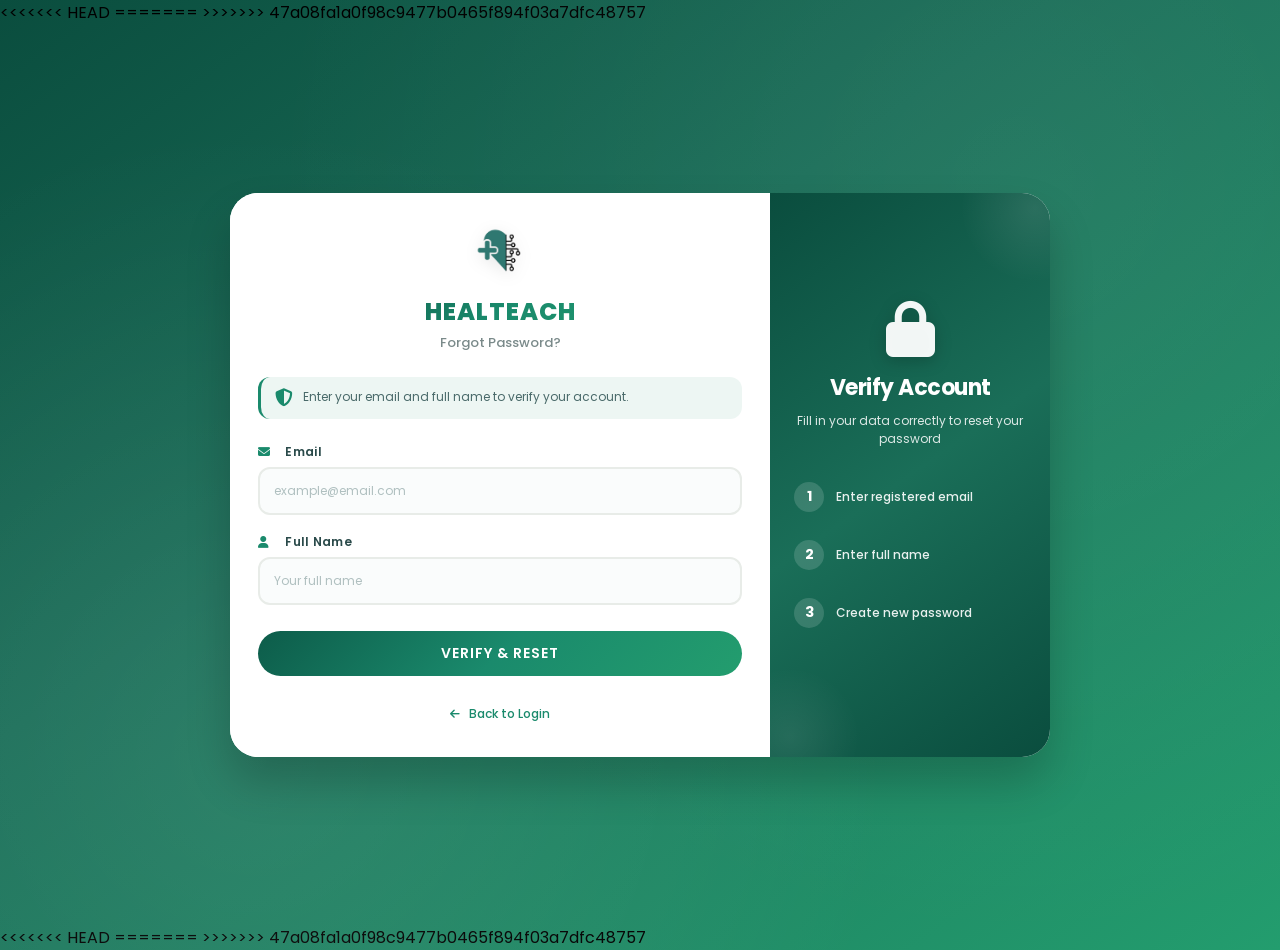
<file: loginregister/forgot-password.html>
<!DOCTYPE html>
<html lang="en">
<head>
    <meta charset="UTF-8">
    <meta name="viewport" content="width=device-width, initial-scale=1.0">
    <title>Forgot Password - HEALTEACH</title>
    <link rel="stylesheet" href="https://cdnjs.cloudflare.com/ajax/libs/font-awesome/6.7.2/css/all.min.css">
    <link href="https://fonts.googleapis.com/css2?family=Poppins:wght@300;400;500;600;700;800&display=swap" rel="stylesheet">
    <link rel="stylesheet" href="password.css">
    <link rel="stylesheet" href="responsive.css">
<<<<<<< HEAD
    <link rel="stylesheet" href="../assets/css/modal.css">
    <link rel="stylesheet" href="../assets/css/modal.css">
=======
>>>>>>> 47a08fa1a0f98c9477b0465f894f03a7dfc48757
</head>
<body>

<div class="auth-container">
    <div class="auth-card">
        
        <!-- LEFT: FORGOT PASSWORD FORM -->
        <div class="auth-left">
            <div class="auth-logo">
                <img src="../assets/image/Logo.png" alt="HealTeach Logo" class="auth-logo-img">
                <h1>HEALTEACH</h1>
                <p>Forgot Password?</p>
            </div>
            
            <div class="info-text">
                <i class="fas fa-shield-alt"></i>
                <p>Enter your email and full name to verify your account.</p>
            </div>
            
            <form id="forgot-form">
                <div class="form-group">
                    <label><i class="fas fa-envelope"></i> Email</label>
                    <input type="email" id="forgot-email" required placeholder="example@email.com">
                </div>
                
                <div class="form-group">
                    <label><i class="fas fa-user"></i> Full Name</label>
                    <input type="text" id="forgot-name" required placeholder="Your full name">
                </div>
                
                <div class="error-message" id="forgot-error"></div>
                
                <button type="submit" class="btn btn-primary">VERIFY & RESET</button>
            </form>
            
            <div class="auth-footer">
                <a href="login.html"><i class="fas fa-arrow-left"></i> Back to Login</a>
            </div>
        </div>

        <!-- RIGHT: ILLUSTRATION & STEPS -->
        <div class="auth-right">
            <div class="illustration">
                <i class="fas fa-lock"></i>
                <h3>Verify Account</h3>
                <p>Fill in your data correctly to reset your password</p>
            </div>
            
            <div class="steps">
                <div class="step-item">
                    <div class="step-number">1</div>
                    <div class="step-text">Enter registered email</div>
                </div>
                <div class="step-item">
                    <div class="step-number">2</div>
                    <div class="step-text">Enter full name</div>
                </div>
                <div class="step-item">
                    <div class="step-number">3</div>
                    <div class="step-text">Create new password</div>
                </div>
            </div>
        </div>
        
    </div>
</div>

<<<<<<< HEAD
<script src="../assets/js/ui.js"></script>
=======
>>>>>>> 47a08fa1a0f98c9477b0465f894f03a7dfc48757
<script src="login-register.js"></script>
</body>
</html>
</file>
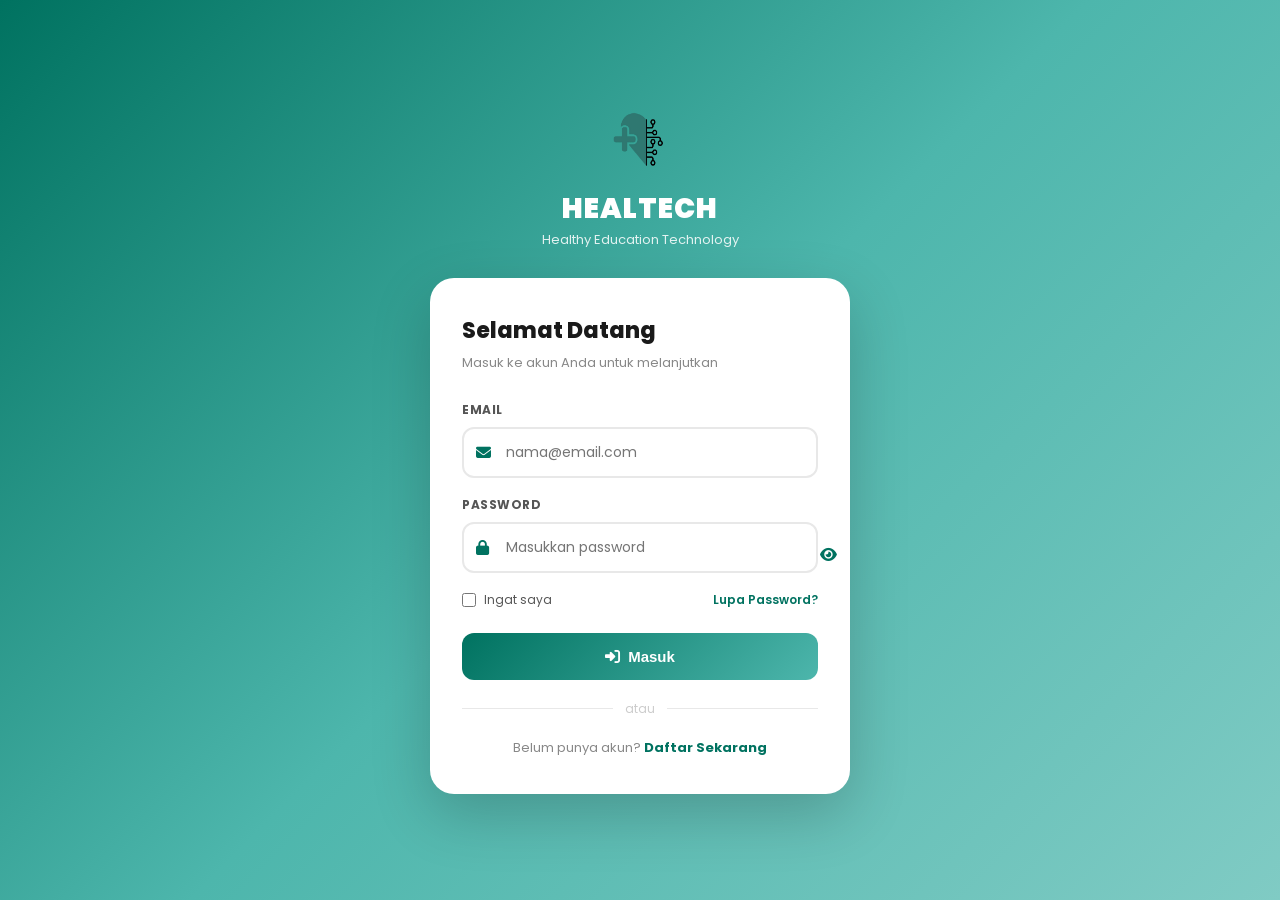
<file: loginregister/login.html>
<!DOCTYPE html>
<html lang="id">
<head>
    <meta charset="UTF-8">
    <meta name="viewport" content="width=device-width, initial-scale=1.0">
    <title>Masuk - HEALTECH</title>
    <link rel="stylesheet" href="https://cdnjs.cloudflare.com/ajax/libs/font-awesome/6.7.2/css/all.min.css">
    <link href="https://fonts.googleapis.com/css2?family=Poppins:wght@300;400;500;600;700;800&display=swap" rel="stylesheet">
    <style>
    *{margin:0;padding:0;box-sizing:border-box}
    body{font-family:'Poppins',sans-serif;min-height:100vh;background:linear-gradient(135deg,#007260 0%,#4db6ac 50%,#80cbc4 100%);display:flex;align-items:center;justify-content:center;padding:20px}
    .auth-wrapper{width:100%;max-width:420px}
    .auth-logo{text-align:center;margin-bottom:28px}
    .auth-logo img{width:64px;height:64px;border-radius:16px;margin-bottom:10px}
    .auth-logo h1{font-size:28px;font-weight:900;color:white;letter-spacing:1px}
    .auth-logo p{color:rgba(255,255,255,0.85);font-size:13px}
    .auth-card{background:white;border-radius:24px;padding:36px 32px;box-shadow:0 20px 60px rgba(0,0,0,0.2)}
    .auth-title{font-size:22px;font-weight:800;color:#1a1a1a;margin-bottom:6px}
    .auth-subtitle{font-size:13px;color:#888;margin-bottom:28px}
    .form-group{margin-bottom:18px}
    .form-group label{display:block;font-size:12px;font-weight:700;color:#555;margin-bottom:8px;text-transform:uppercase;letter-spacing:0.5px}
    .input-wrapper{position:relative;display:flex;align-items:center}
    .input-wrapper i{position:absolute;left:14px;color:#007260;font-size:15px}
    .input-wrapper input{width:100%;padding:13px 14px 13px 42px;border:2px solid #e8e8e8;border-radius:12px;font-size:14px;font-family:'Poppins',sans-serif;outline:none;transition:border 0.2s;color:#1a1a1a}
    .input-wrapper input:focus{border-color:#007260}
    .input-wrapper .eye-btn{position:absolute;right:12px;background:none;border:none;cursor:pointer;color:#aaa;font-size:15px}
    .form-options{display:flex;align-items:center;justify-content:space-between;margin-bottom:24px;font-size:12px}
    .remember-me{display:flex;align-items:center;gap:8px;color:#555;cursor:pointer}
    .remember-me input{accent-color:#007260;width:14px;height:14px}
    .forgot-link{color:#007260;font-weight:600;text-decoration:none}
    .forgot-link:hover{text-decoration:underline}
    .btn-auth{width:100%;background:linear-gradient(135deg,#007260,#4db6ac);color:white;border:none;padding:15px;border-radius:12px;font-size:15px;font-weight:700;cursor:pointer;transition:all 0.3s;display:flex;align-items:center;justify-content:center;gap:8px}
    .btn-auth:hover{transform:translateY(-2px);box-shadow:0 8px 24px rgba(0,114,96,0.35)}
    .divider{display:flex;align-items:center;gap:12px;margin:20px 0;color:#ccc;font-size:12px}
    .divider::before,.divider::after{content:'';flex:1;height:1px;background:#e8e8e8}
    .auth-footer{text-align:center;margin-top:20px;font-size:13px;color:#888}
    .auth-footer a{color:#007260;font-weight:700;text-decoration:none}
    .error-msg{background:#fff0f0;color:#ef4444;padding:10px 14px;border-radius:10px;font-size:12px;margin-bottom:14px;display:none;align-items:center;gap:8px;border-left:4px solid #ef4444}
    .success-msg{background:#f0faf8;color:#007260;padding:10px 14px;border-radius:10px;font-size:12px;margin-bottom:14px;display:none;align-items:center;gap:8px;border-left:4px solid #007260}
    .loading-spinner{animation:spin 1s linear infinite;display:none}
    @keyframes spin{from{transform:rotate(0deg)}to{transform:rotate(360deg)}}
    </style>
</head>
<body>
<div class="auth-wrapper">
    <div class="auth-logo">
        <img src="../assets/image/Logo.png" alt="Logo">
        <h1>HEALTECH</h1>
        <p>Healthy Education Technology</p>
    </div>
    <div class="auth-card">
        <h2 class="auth-title">Selamat Datang</h2>
        <p class="auth-subtitle">Masuk ke akun Anda untuk melanjutkan</p>
        <div class="error-msg" id="errorMsg"><i class="fas fa-exclamation-circle"></i><span id="errorText">Email atau password salah</span></div>
        <div class="success-msg" id="successMsg"><i class="fas fa-check-circle"></i><span>Berhasil masuk! Mengalihkan...</span></div>
        <div class="form-group">
            <label>Email</label>
            <div class="input-wrapper">
                <i class="fas fa-envelope"></i>
                <input type="email" id="loginEmail" placeholder="nama@email.com" autocomplete="email">
            </div>
        </div>
        <div class="form-group">
            <label>Password</label>
            <div class="input-wrapper">
                <i class="fas fa-lock"></i>
                <input type="password" id="loginPassword" placeholder="Masukkan password" autocomplete="current-password">
                <button class="eye-btn" onclick="togglePass('loginPassword', this)"><i class="fas fa-eye"></i></button>
            </div>
        </div>
        <div class="form-options">
            <label class="remember-me"><input type="checkbox" id="rememberMe"> Ingat saya</label>
            <a href="forgot-password.html" class="forgot-link">Lupa Password?</a>
        </div>
        <button class="btn-auth" id="loginBtn" onclick="handleLogin()">
            <i class="fas fa-sign-in-alt"></i>
            <span>Masuk</span>
            <i class="fas fa-spinner loading-spinner" id="loadingSpinner"></i>
        </button>
        <div class="divider">atau</div>
        <div class="auth-footer">Belum punya akun? <a href="register.html">Daftar Sekarang</a></div>
    </div>
</div>

<script>
if (localStorage.getItem('isLoggedIn') === 'true') window.location.href = '../index.html';

function togglePass(id, btn) {
    const input = document.getElementById(id);
    if (input.type === 'password') { input.type = 'text'; btn.innerHTML = '<i class="fas fa-eye-slash"></i>'; }
    else { input.type = 'password'; btn.innerHTML = '<i class="fas fa-eye"></i>'; }
}

function handleLogin() {
    const email = document.getElementById('loginEmail').value.trim();
    const password = document.getElementById('loginPassword').value;
    const errorMsg = document.getElementById('errorMsg');
    const successMsg = document.getElementById('successMsg');
    const spinner = document.getElementById('loadingSpinner');
    const btn = document.getElementById('loginBtn');

    errorMsg.style.display = 'none';
    if (!email || !password) {
        document.getElementById('errorText').textContent = 'Email dan password wajib diisi';
        errorMsg.style.display = 'flex'; return;
    }
    if (!/^[^\s@]+@[^\s@]+\.[^\s@]+$/.test(email)) {
        document.getElementById('errorText').textContent = 'Format email tidak valid';
        errorMsg.style.display = 'flex'; return;
    }

    spinner.style.display = 'inline-block'; btn.disabled = true;

    setTimeout(() => {
        let users = [];
        try { users = JSON.parse(localStorage.getItem('registeredUsers')) || []; } catch(e) {}
        const demoUsers = [{ email: 'demo@healtech.com', password: 'demo123', name: 'Demo User', gender: 'wanita', age: 22, weight: 55, height: 162, joinedDate: new Date().toISOString(), targetWeight: 52, goal: 'Turun berat badan' }];
        const allUsers = [...demoUsers, ...users];
        const user = allUsers.find(u => u.email === email && u.password === password);

        spinner.style.display = 'none'; btn.disabled = false;

        if (user) {
            if (!user.joinedDate) user.joinedDate = new Date().toISOString();
            localStorage.setItem('isLoggedIn', 'true');
            localStorage.setItem('currentUser', JSON.stringify(user));
            localStorage.setItem('userData', JSON.stringify(user));
            successMsg.style.display = 'flex';
            setTimeout(() => window.location.href = '../index.html', 1200);
        } else {
            document.getElementById('errorText').textContent = 'Email atau password tidak valid';
            errorMsg.style.display = 'flex';
        }
    }, 700);
}

document.addEventListener('keydown', e => { if (e.key === 'Enter') handleLogin(); });
</script>
</body>
</html>
</file>
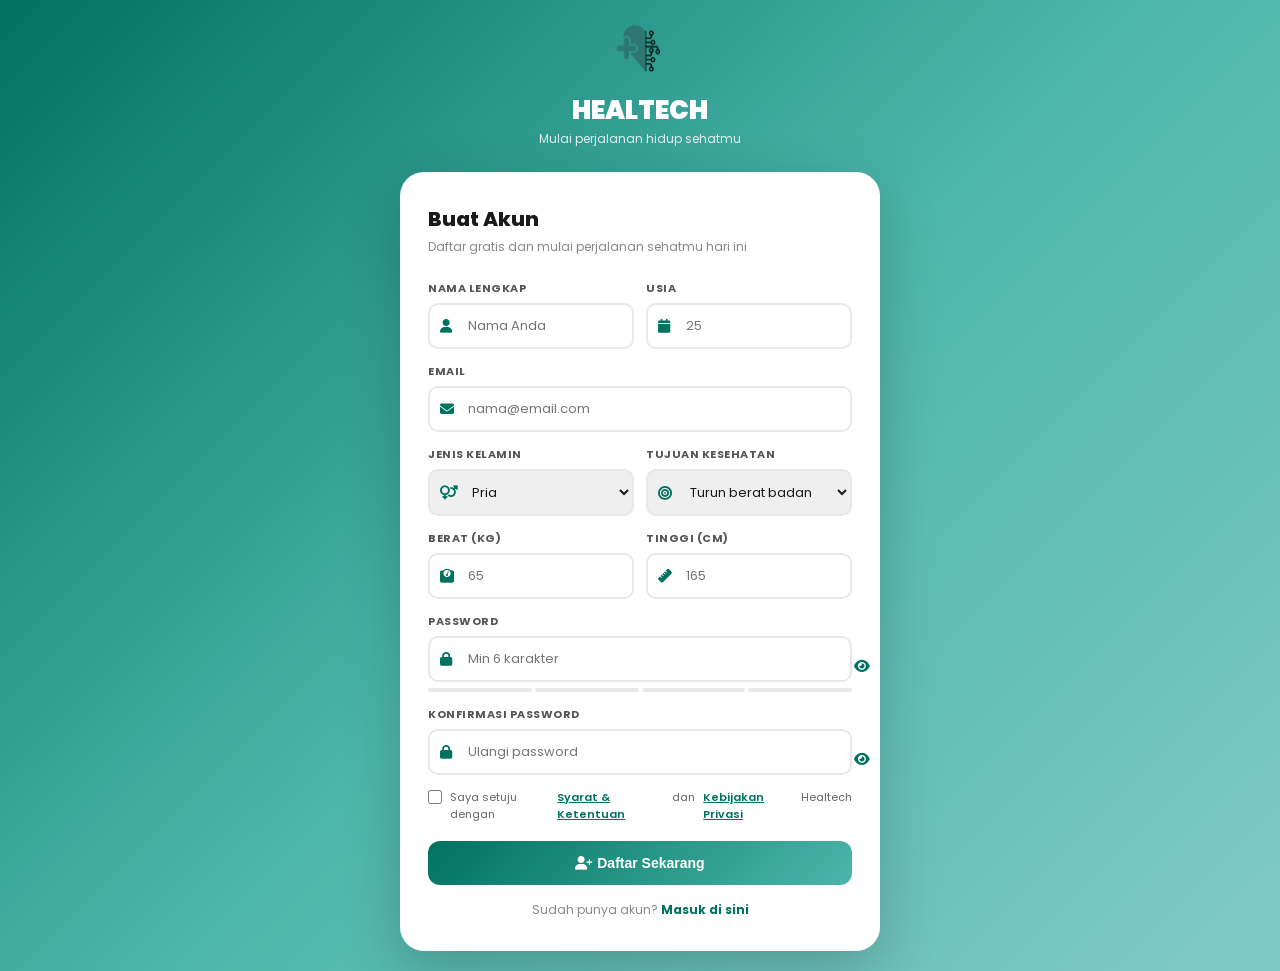
<file: loginregister/register.html>
<!DOCTYPE html>
<html lang="id">
<head>
    <meta charset="UTF-8">
    <meta name="viewport" content="width=device-width, initial-scale=1.0">
    <title>Daftar - HEALTECH</title>
    <link rel="stylesheet" href="https://cdnjs.cloudflare.com/ajax/libs/font-awesome/6.7.2/css/all.min.css">
    <link href="https://fonts.googleapis.com/css2?family=Poppins:wght@300;400;500;600;700;800&display=swap" rel="stylesheet">
    <style>
    *{margin:0;padding:0;box-sizing:border-box}
    body{font-family:'Poppins',sans-serif;min-height:100vh;background:linear-gradient(135deg,#007260 0%,#4db6ac 50%,#80cbc4 100%);display:flex;align-items:center;justify-content:center;padding:20px}
    .auth-wrapper{width:100%;max-width:480px}
    .auth-logo{text-align:center;margin-bottom:24px}
    .auth-logo img{width:56px;height:56px;border-radius:14px;margin-bottom:8px}
    .auth-logo h1{font-size:26px;font-weight:900;color:white}
    .auth-logo p{color:rgba(255,255,255,0.85);font-size:12px}
    .auth-card{background:white;border-radius:24px;padding:32px 28px;box-shadow:0 20px 60px rgba(0,0,0,0.2)}
    .auth-title{font-size:20px;font-weight:800;color:#1a1a1a;margin-bottom:4px}
    .auth-subtitle{font-size:12px;color:#888;margin-bottom:24px}
    .form-row{display:grid;grid-template-columns:1fr 1fr;gap:12px}
    .form-group{margin-bottom:14px}
    .form-group label{display:block;font-size:11px;font-weight:700;color:#555;margin-bottom:6px;text-transform:uppercase;letter-spacing:0.5px}
    .input-wrapper{position:relative;display:flex;align-items:center}
    .input-wrapper i{position:absolute;left:12px;color:#007260;font-size:14px}
    .input-wrapper input,.input-wrapper select{width:100%;padding:11px 12px 11px 38px;border:2px solid #e8e8e8;border-radius:10px;font-size:13px;font-family:'Poppins',sans-serif;outline:none;transition:border 0.2s;color:#1a1a1a}
    .input-wrapper input:focus,.input-wrapper select:focus{border-color:#007260}
    .input-wrapper .eye-btn{position:absolute;right:10px;background:none;border:none;cursor:pointer;color:#aaa;font-size:13px}
    .terms{display:flex;align-items:flex-start;gap:8px;font-size:11px;color:#666;margin-bottom:18px;cursor:pointer}
    .terms input{accent-color:#007260;width:14px;height:14px;margin-top:1px;flex-shrink:0}
    .terms a{color:#007260;font-weight:600}
    .btn-auth{width:100%;background:linear-gradient(135deg,#007260,#4db6ac);color:white;border:none;padding:14px;border-radius:12px;font-size:14px;font-weight:700;cursor:pointer;transition:all 0.3s}
    .btn-auth:hover{transform:translateY(-2px);box-shadow:0 8px 24px rgba(0,114,96,0.35)}
    .auth-footer{text-align:center;margin-top:16px;font-size:12px;color:#888}
    .auth-footer a{color:#007260;font-weight:700;text-decoration:none}
    .error-msg{background:#fff0f0;color:#ef4444;padding:10px 14px;border-radius:10px;font-size:12px;margin-bottom:14px;display:none;align-items:center;gap:8px;border-left:4px solid #ef4444}
    .strength-bar{display:flex;gap:3px;margin-top:6px}
    .strength-seg{flex:1;height:4px;border-radius:2px;background:#e8e8e8;transition:background 0.3s}
    .strength-seg.weak{background:#ef4444}
    .strength-seg.medium{background:#f59e0b}
    .strength-seg.strong{background:#22c55e}
    </style>
</head>
<body>
<div class="auth-wrapper">
    <div class="auth-logo">
        <img src="../assets/image/Logo.png" alt="Logo">
        <h1>HEALTECH</h1>
        <p>Mulai perjalanan hidup sehatmu</p>
    </div>
    <div class="auth-card">
        <h2 class="auth-title">Buat Akun</h2>
        <p class="auth-subtitle">Daftar gratis dan mulai perjalanan sehatmu hari ini</p>
        <div class="error-msg" id="errorMsg"><i class="fas fa-exclamation-circle"></i><span id="errorText"></span></div>
        <div class="form-row">
            <div class="form-group">
                <label>Nama Lengkap</label>
                <div class="input-wrapper"><i class="fas fa-user"></i><input type="text" id="regName" placeholder="Nama Anda"></div>
            </div>
            <div class="form-group">
                <label>Usia</label>
                <div class="input-wrapper"><i class="fas fa-calendar"></i><input type="number" id="regAge" placeholder="25" min="5" max="120"></div>
            </div>
        </div>
        <div class="form-group">
            <label>Email</label>
            <div class="input-wrapper"><i class="fas fa-envelope"></i><input type="email" id="regEmail" placeholder="nama@email.com"></div>
        </div>
        <div class="form-row">
            <div class="form-group">
                <label>Jenis Kelamin</label>
                <div class="input-wrapper"><i class="fas fa-venus-mars"></i><select id="regGender"><option value="pria">Pria</option><option value="wanita">Wanita</option></select></div>
            </div>
            <div class="form-group">
                <label>Tujuan Kesehatan</label>
                <div class="input-wrapper"><i class="fas fa-bullseye"></i><select id="regGoal"><option value="Turun berat badan">Turun berat badan</option><option value="Naik berat badan">Naik berat badan</option><option value="Hidup lebih sehat">Hidup sehat</option><option value="Tingkatkan kebugaran">Kebugaran</option></select></div>
            </div>
        </div>
        <div class="form-row">
            <div class="form-group">
                <label>Berat (kg)</label>
                <div class="input-wrapper"><i class="fas fa-weight-scale"></i><input type="number" id="regWeight" placeholder="65" min="20" max="300" step="0.1"></div>
            </div>
            <div class="form-group">
                <label>Tinggi (cm)</label>
                <div class="input-wrapper"><i class="fas fa-ruler"></i><input type="number" id="regHeight" placeholder="165" min="50" max="250"></div>
            </div>
        </div>
        <div class="form-group">
            <label>Password</label>
            <div class="input-wrapper">
                <i class="fas fa-lock"></i>
                <input type="password" id="regPassword" placeholder="Min 6 karakter" oninput="checkStrength(this.value)">
                <button class="eye-btn" onclick="togglePass('regPassword', this)"><i class="fas fa-eye"></i></button>
            </div>
            <div class="strength-bar"><div class="strength-seg" id="s1"></div><div class="strength-seg" id="s2"></div><div class="strength-seg" id="s3"></div><div class="strength-seg" id="s4"></div></div>
        </div>
        <div class="form-group">
            <label>Konfirmasi Password</label>
            <div class="input-wrapper">
                <i class="fas fa-lock"></i>
                <input type="password" id="regConfirm" placeholder="Ulangi password">
                <button class="eye-btn" onclick="togglePass('regConfirm', this)"><i class="fas fa-eye"></i></button>
            </div>
        </div>
        <label class="terms"><input type="checkbox" id="agreeTerms"> Saya setuju dengan <a href="#">Syarat & Ketentuan</a> dan <a href="#">Kebijakan Privasi</a> Healtech</label>
        <button class="btn-auth" onclick="handleRegister()"><i class="fas fa-user-plus"></i> Daftar Sekarang</button>
        <div class="auth-footer">Sudah punya akun? <a href="login.html">Masuk di sini</a></div>
    </div>
</div>

<script>
function togglePass(id, btn) {
    const input = document.getElementById(id);
    if (input.type === 'password') { input.type = 'text'; btn.innerHTML = '<i class="fas fa-eye-slash"></i>'; }
    else { input.type = 'password'; btn.innerHTML = '<i class="fas fa-eye"></i>'; }
}

function checkStrength(val) {
    const segs = ['s1','s2','s3','s4'];
    let strength = 0;
    if (val.length >= 6) strength++;
    if (val.length >= 10) strength++;
    if (/[A-Z]/.test(val) && /[a-z]/.test(val)) strength++;
    if (/[0-9!@#$%^&*]/.test(val)) strength++;
    const colors = ['','weak','medium','strong','strong'];
    segs.forEach((id, i) => {
        const el = document.getElementById(id);
        el.className = 'strength-seg ' + (i < strength ? colors[strength] : '');
    });
}

function handleRegister() {
    const name = document.getElementById('regName').value.trim();
    const email = document.getElementById('regEmail').value.trim();
    const password = document.getElementById('regPassword').value;
    const confirm = document.getElementById('regConfirm').value;
    const age = document.getElementById('regAge').value;
    const gender = document.getElementById('regGender').value;
    const goal = document.getElementById('regGoal').value;
    const weight = parseFloat(document.getElementById('regWeight').value);
    const height = parseFloat(document.getElementById('regHeight').value);
    const errorMsg = document.getElementById('errorMsg');
    errorMsg.style.display = 'none';

    const showErr = (msg) => { document.getElementById('errorText').textContent = msg; errorMsg.style.display = 'flex'; };
    if (!name) return showErr('Nama lengkap wajib diisi');
    if (!email || !/^[^\s@]+@[^\s@]+\.[^\s@]+$/.test(email)) return showErr('Format email tidak valid');
    if (!password || password.length < 6) return showErr('Password minimal 6 karakter');
    if (password !== confirm) return showErr('Password tidak cocok');
    if (!document.getElementById('agreeTerms').checked) return showErr('Centang syarat & ketentuan untuk melanjutkan');

    let users = [];
    try { users = JSON.parse(localStorage.getItem('registeredUsers')) || []; } catch(e) {}
    if (users.find(u => u.email === email)) return showErr('Email sudah terdaftar, gunakan email lain');

    const newUser = { name, email, password, age: parseInt(age) || null, gender, goal, weight: weight || null, height: height || null, joinedDate: new Date().toISOString(), targetWeight: null };
    users.push(newUser);
    localStorage.setItem('registeredUsers', JSON.stringify(users));
    localStorage.setItem('isLoggedIn', 'true');
    localStorage.setItem('currentUser', JSON.stringify(newUser));
    localStorage.setItem('userData', JSON.stringify(newUser));

    errorMsg.style.background = '#f0faf8'; errorMsg.style.color = '#007260'; errorMsg.style.borderLeftColor = '#007260';
    document.getElementById('errorText').textContent = 'Akun berhasil dibuat! Mengalihkan...';
    errorMsg.style.display = 'flex';
    setTimeout(() => window.location.href = '../index.html', 1200);
}
</script>
</body>
</html>
</file>
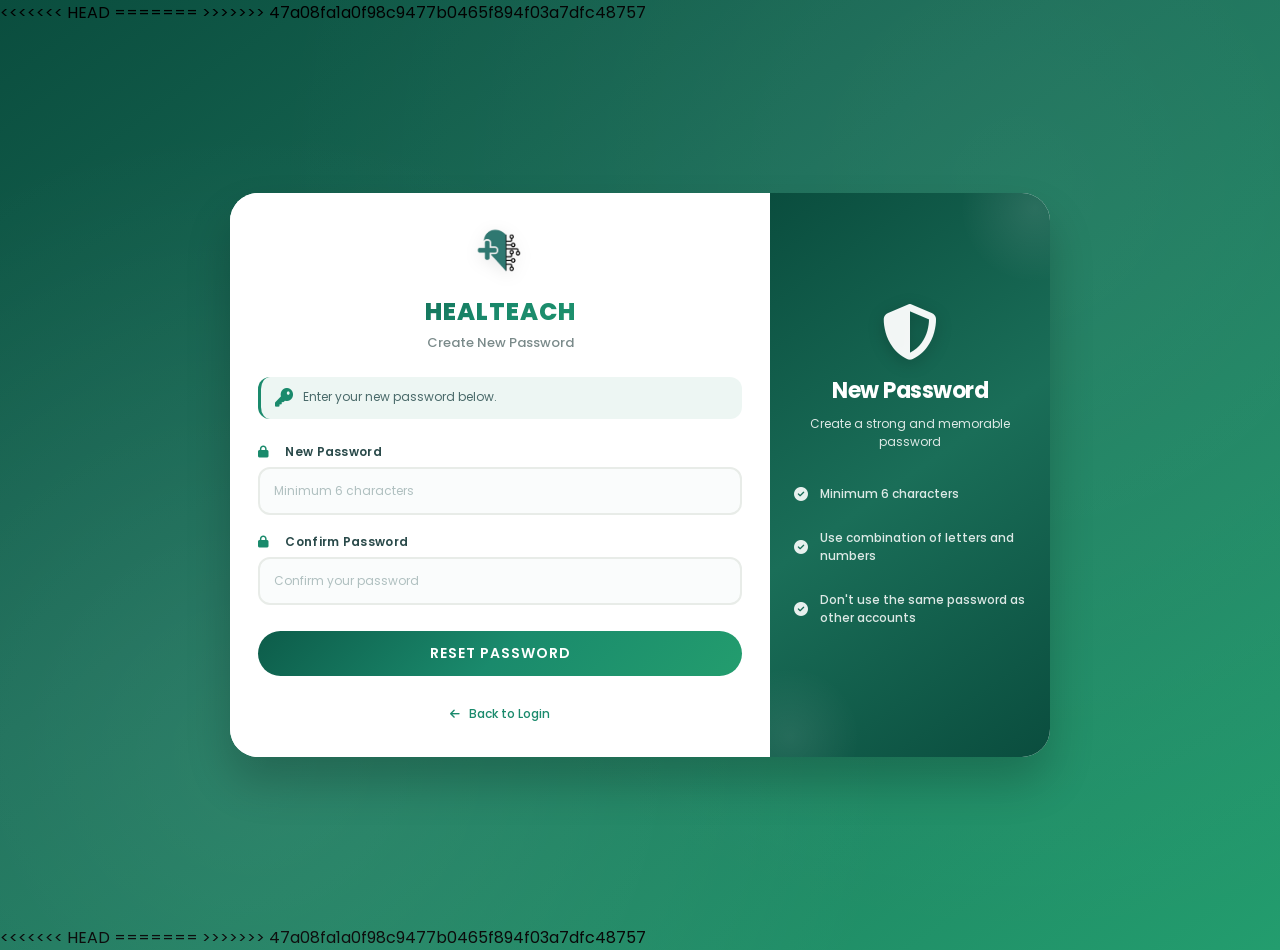
<file: loginregister/reset-password.html>
<!DOCTYPE html>
<html lang="en">
<head>
    <meta charset="UTF-8">
    <meta name="viewport" content="width=device-width, initial-scale=1.0">
    <title>Reset Password - HEALTEACH</title>
    <link rel="stylesheet" href="https://cdnjs.cloudflare.com/ajax/libs/font-awesome/6.7.2/css/all.min.css">
    <link href="https://fonts.googleapis.com/css2?family=Poppins:wght@300;400;500;600;700;800&display=swap" rel="stylesheet">
    <link rel="stylesheet" href="password.css">
    <link rel="stylesheet" href="responsive.css">
<<<<<<< HEAD
    <link rel="stylesheet" href="../assets/css/modal.css">
    <link rel="stylesheet" href="../assets/css/modal.css">
=======
>>>>>>> 47a08fa1a0f98c9477b0465f894f03a7dfc48757
</head>
<body>

<div class="auth-container">
    <div class="auth-card">
        
        <!-- LEFT: RESET PASSWORD FORM -->
        <div class="auth-left">
            <div class="auth-logo">
                <img src="../assets/image/Logo.png" alt="HealTeach Logo" class="auth-logo-img">
                <h1>HEALTEACH</h1>
                <p>Create New Password</p>
            </div>
            
            <div class="info-text">
                <i class="fas fa-key"></i>
                <p>Enter your new password below.</p>
            </div>
            
            <form id="reset-form">
                <div class="form-group">
                    <label><i class="fas fa-lock"></i> New Password</label>
                    <input type="password" id="new-password" required placeholder="Minimum 6 characters">
                </div>
                
                <div class="form-group">
                    <label><i class="fas fa-lock"></i> Confirm Password</label>
                    <input type="password" id="confirm-password" required placeholder="Confirm your password">
                </div>
                
                <div class="error-message" id="reset-error"></div>
                <div class="success-message" id="reset-success"></div>
                
                <button type="submit" class="btn btn-primary">RESET PASSWORD</button>
            </form>
            
            <div class="auth-footer">
                <a href="login.html"><i class="fas fa-arrow-left"></i> Back to Login</a>
            </div>
        </div>

        <!-- RIGHT: ILLUSTRATION & TIPS -->
        <div class="auth-right">
            <div class="illustration">
                <i class="fas fa-shield-alt"></i>
                <h3>New Password</h3>
                <p>Create a strong and memorable password</p>
            </div>
            
            <div class="tips">
                <div class="tip-item">
                    <i class="fas fa-check-circle"></i>
                    <span>Minimum 6 characters</span>
                </div>
                <div class="tip-item">
                    <i class="fas fa-check-circle"></i>
                    <span>Use combination of letters and numbers</span>
                </div>
                <div class="tip-item">
                    <i class="fas fa-check-circle"></i>
                    <span>Don't use the same password as other accounts</span>
                </div>
            </div>
        </div>
        
    </div>
</div>

<<<<<<< HEAD
<script src="../assets/js/ui.js"></script>
=======
>>>>>>> 47a08fa1a0f98c9477b0465f894f03a7dfc48757
<script src="login-register.js"></script>
</body>
</html>
</file>
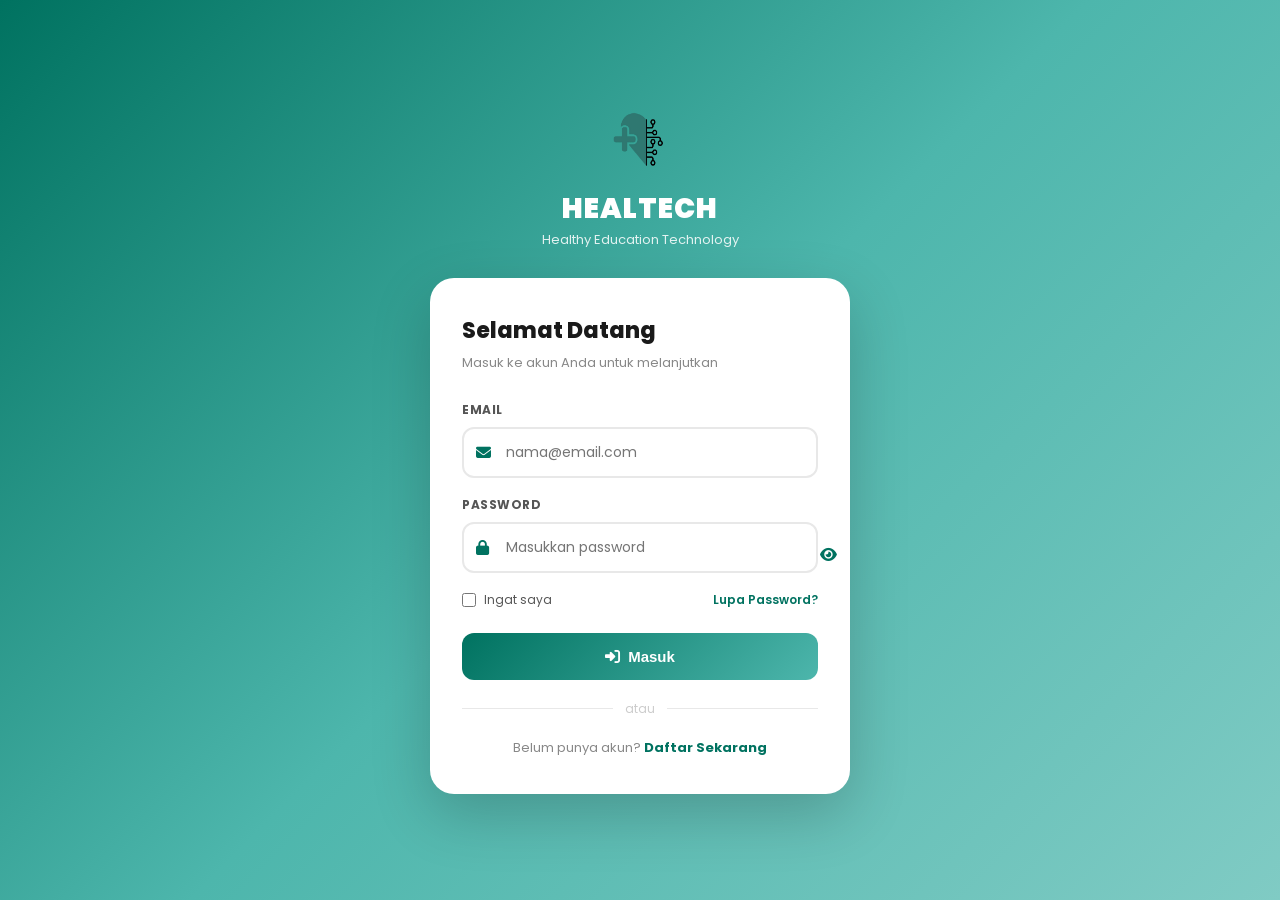
<file: plan/plan.html>
<!doctype html>
<html lang="id">
  <head>
    <meta charset="UTF-8" />
    <meta
      name="viewport"
      content="width=device-width, initial-scale=1.0, user-scalable=yes"
    />
    <title>Rencana & Tantangan - HEALTECH</title>
    <link
      rel="stylesheet"
      href="https://cdnjs.cloudflare.com/ajax/libs/font-awesome/6.7.2/css/all.min.css"
    />
    <link
      href="https://fonts.googleapis.com/css2?family=Poppins:wght@300;400;500;600;700;800&display=swap"
      rel="stylesheet"
    />
    <link rel="stylesheet" href="../assets/css/navbar.css" />
    <link rel="stylesheet" href="../assets/css/footer.css" />
    <link rel="stylesheet" href="../assets/css/responsive.css" />
    <link rel="stylesheet" href="plan.css" />
    <script>
      if (localStorage.getItem("isLoggedIn") !== "true")
        window.location.href = "../loginregister/login.html";
    </script>
    <style>
      .modal-overlay {
        position: fixed;
        inset: 0;
        background: rgba(0, 0, 0, 0.5);
        z-index: 10000;
        display: flex;
        align-items: center;
        justify-content: center;
        padding: 20px;
      }
      .modal-container {
        background: white;
        border-radius: 20px;
        padding: 24px;
        width: 100%;
        max-width: 440px;
      }
      .modal-header {
        display: flex;
        align-items: center;
        justify-content: space-between;
        margin-bottom: 20px;
      }
      .modal-header h3 {
        font-size: 16px;
        font-weight: 700;
        color: #1a1a1a;
      }
      .modal-close {
        background: none;
        border: none;
        font-size: 22px;
        cursor: pointer;
        color: #888;
      }
      .form-group {
        margin-bottom: 14px;
      }
      .form-group label {
        display: block;
        font-size: 12px;
        font-weight: 600;
        color: #555;
        margin-bottom: 6px;
        text-transform: uppercase;
        letter-spacing: 0.5px;
      }
      .form-group input,
      .form-group select {
        width: 100%;
        padding: 11px 14px;
        border: 2px solid #e8e8e8;
        border-radius: 10px;
        font-size: 14px;
        font-family: Poppins, sans-serif;
        outline: none;
      }
      .form-group input:focus,
      .form-group select:focus {
        border-color: #007260;
      }
      .form-row {
        display: grid;
        grid-template-columns: 1fr 1fr;
        gap: 12px;
      }
      .modal-actions {
        display: flex;
        gap: 10px;
        justify-content: flex-end;
        margin-top: 20px;
      }
      .btn-cancel-modal {
        background: #f5f5f5;
        color: #666;
        border: none;
        padding: 11px 22px;
        border-radius: 10px;
        cursor: pointer;
        font-size: 13px;
        font-weight: 600;
      }
      .btn-save-modal {
        background: #007260;
        color: white;
        border: none;
        padding: 11px 22px;
        border-radius: 10px;
        cursor: pointer;
        font-size: 13px;
        font-weight: 600;
        display: flex;
        align-items: center;
        gap: 6px;
      }
    </style>
  </head>
  <body>
    <nav
      class="navbar"
      style="
        box-shadow: 0 2px 10px rgba(0, 0, 0, 0.08);
        position: fixed;
        top: 0;
        z-index: 1000;
      "
    >
      <div class="navbar-container">
        <div class="logo">
          <img src="../assets/image/Logo.png" alt="Logo" class="logo-img" />
          <h1><span class="heal">HEAL</span><span class="tech">TECH</span></h1>
        </div>
        <div class="nav-links-top">
          <a href="../index.html">Beranda</a>
          <a href="../dashboard/dashboard.html">Dashboard</a>
          <a href="../konten/konten.html">Konten</a>
          <a href="plan.html" class="active">Rencana</a>
          <a href="../checklist/checklist.html">Checklist</a>
          <a href="../profile/profile.html">Profil</a>
        </div>
        <div class="nav-icons">
          <button id="langBtn"><i class="fas fa-globe"></i> ID</button>
          <button id="notifBtn"><i class="fas fa-bell"></i></button>
          <img
            src="../assets/image/avatar.jpg"
            alt="profil"
            onclick="toggleUserMenu()"
          />
        </div>
      </div>
    </nav>

    <main class="plan-page">
      <div class="plan-container">
       

        <div class="plan-header">
          <h1 id="plan-title">
            <i class="fas fa-calendar-alt"></i> Rencana & Tantangan
          </h1>
          <p id="plan-subtitle">
            Kelola target kebugaran dan pantau progres harianmu
          </p>
        </div>
        <div class="summary-cards">
          <div class="summary-card">
            <div class="summary-icon"><i class="fas fa-fire"></i></div>
            <div class="summary-info">
              <span class="summary-label" id="lbl-total-active"
                >Total Aktif</span
              ><span class="summary-value" id="total-active">0</span>
            </div>
          </div>
          <div class="summary-card">
            <div class="summary-icon"><i class="fas fa-check-circle"></i></div>
            <div class="summary-info">
              <span class="summary-label" id="lbl-completed">Selesai</span
              ><span class="summary-value" id="total-completed">0</span>
            </div>
          </div>
          <div
            class="summary-card"
            onclick="window.location.href = '../checklist/checklist.html'"
            style="cursor: pointer"
          >
            <div class="summary-icon"><i class="fas fa-chart-line"></i></div>
            <div class="summary-info">
              <span class="summary-label" id="lbl-streak">Streak</span
              ><span class="summary-value" id="streak-value">0 hari</span>
            </div>
          </div>
          <div class="summary-card">
            <div class="summary-icon"><i class="fas fa-star"></i></div>
            <div class="summary-info">
              <span class="summary-label" id="lbl-points">Poin</span
              ><span class="summary-value" id="total-points">0</span>
            </div>
          </div>
        </div>

        <div class="active-challenges-section">
          <div class="section-header">
            <i class="fas fa-bolt"></i>
            <h2 id="lbl-active-challenges">Tantangan Aktif</h2>
            <button class="btn-add-challenge" id="btnAddChallenge">
              <i class="fas fa-plus"></i> Tambah
            </button>
          </div>
          <div
            class="active-challenges-grid"
            id="active-challenges-container"
          ></div>
        </div>

        <div class="all-challenges-section">
          <div class="section-header">
            <i class="fas fa-list"></i>
            <h2 id="lbl-all-challenges">Semua Tantangan</h2>
          </div>
          <div class="all-challenges-grid" id="all-challenges-container"></div>
        </div>
      </div>
    </main>

    <div id="addChallengeModal" class="modal-overlay" style="display: none">
      <div class="modal-container">
        <div class="modal-header">
          <h3><i class="fas fa-plus-circle"></i> Tambah Tantangan Kustom</h3>
          <button class="modal-close" onclick="closeModal()">&times;</button>
        </div>
        <div class="modal-body">
          <form id="addChallengeForm">
            <div class="form-group">
              <label>Nama Tantangan</label
              ><input
                type="text"
                id="challenge-name"
                required
                placeholder="Contoh: Jalan kaki 10.000 langkah"
              />
            </div>
            <div class="form-row">
              <div class="form-group">
                <label>Target (hari)</label
                ><input
                  type="number"
                  id="challenge-target"
                  min="1"
                  max="100"
                  value="7"
                  required
                />
              </div>
              <div class="form-group">
                <label>Poin</label
                ><input
                  type="number"
                  id="challenge-points"
                  min="10"
                  max="500"
                  value="50"
                  required
                />
              </div>
            </div>
            <div class="form-group">
              <label>Kategori</label>
              <select id="challenge-icon">
                <option value="fas fa-running">Lari</option>
                <option value="fas fa-tint">Air</option>
                <option value="fas fa-apple-alt">Makanan</option>
                <option value="fas fa-bed">Tidur</option>
                <option value="fas fa-brain">Meditasi</option>
                <option value="fas fa-dumbbell">Olahraga</option>
                <option value="fas fa-spa">Yoga</option>
                <option value="fas fa-shoe-prints">Langkah</option>
              </select>
            </div>
            <div class="modal-actions">
              <button
                type="button"
                class="btn-cancel-modal"
                onclick="closeModal()"
              >
                Batal</button
              ><button type="submit" class="btn-save-modal">
                <i class="fas fa-save"></i> Simpan
              </button>
            </div>
          </form>
        </div>
      </div>
    </div>

    <footer class="footer">
      <div class="footer-container">
        <div class="footer-col">
          <div class="footer-logo">
            <img src="../assets/image/Logo.png" class="footer-logo-img" />
            <h1>
              <span class="heal">HEAL</span><span class="tech">TECH</span>
            </h1>
          </div>
          <p class="footer-tagline">
            Empowering healthier lives through digital innovation.
          </p>
        </div>
        <div class="footer-col">
          <h4 class="footer-title">Tautan Cepat</h4>
          <ul class="footer-links">
            <li><a href="../index.html">Beranda</a></li>
            <li><a href="../dashboard/dashboard.html">Dashboard</a></li>
            <li><a href="../konten/konten.html">Konten</a></li>
            <li><a href="plan.html">Rencana</a></li>
            <li><a href="../checklist/checklist.html">Checklist</a></li>
            <li><a href="../profile/profile.html">Profil</a></li>
          </ul>
        </div>
        <div class="footer-col">
          <h4 class="footer-title">Hubungi Kami</h4>
          <ul class="footer-contact">
            <li><i class="fas fa-envelope"></i> healtech@gmail.com</li>
            <li><i class="fas fa-phone-alt"></i> +6283876459470</li>
            <li><i class="fas fa-map-marker-alt"></i> Bogor, Indonesia</li>
          </ul>
        </div>
      </div>
      <div class="footer-bottom">
        <div class="footer-copyright">
          <p>&copy; 2026 HEALTECH. Hak cipta dilindungi.</p>
        </div>
      </div>
    </footer>
    <div class="nav-links-bottom">
      <a href="../index.html"
        ><i class="fas fa-home"></i><span>Beranda</span></a
      >
      <a href="../dashboard/dashboard.html"
        ><i class="fas fa-chalkboard-user"></i><span>Dashboard</span></a
      >
      <a href="../konten/konten.html"
        ><i class="fas fa-book"></i><span>Konten</span></a
      >
      <a href="plan.html" class="active"
        ><i class="fas fa-calendar"></i><span>Rencana</span></a
      >
      <a href="../checklist/checklist.html"
        ><i class="fas fa-check-square"></i><span>Checklist</span></a
      >
      <a href="../profile/profile.html"
        ><i class="fas fa-user"></i><span>Profil</span></a
      >
    </div>
    <script src="../assets/js/script.js"></script>
    <script src="../assets/js/ui.js"></script>
    <script>
      (function () {
        const navbar = document.querySelector(".navbar");
        if (!navbar) return;
        navbar.classList.toggle(
          "scrolled",
          (window.scrollY || document.documentElement.scrollTop || 0) > 15,
        );
      })();
    </script>
    <script src="plan.js"></script>
    <script>
      (function () {
        const navbar = document.querySelector(".navbar");
        if (!navbar) return;
        navbar.classList.toggle(
          "scrolled",
          (window.scrollY || document.documentElement.scrollTop || 0) > 15,
        );
      })();
    </script>
  </body>
</html>
</file>
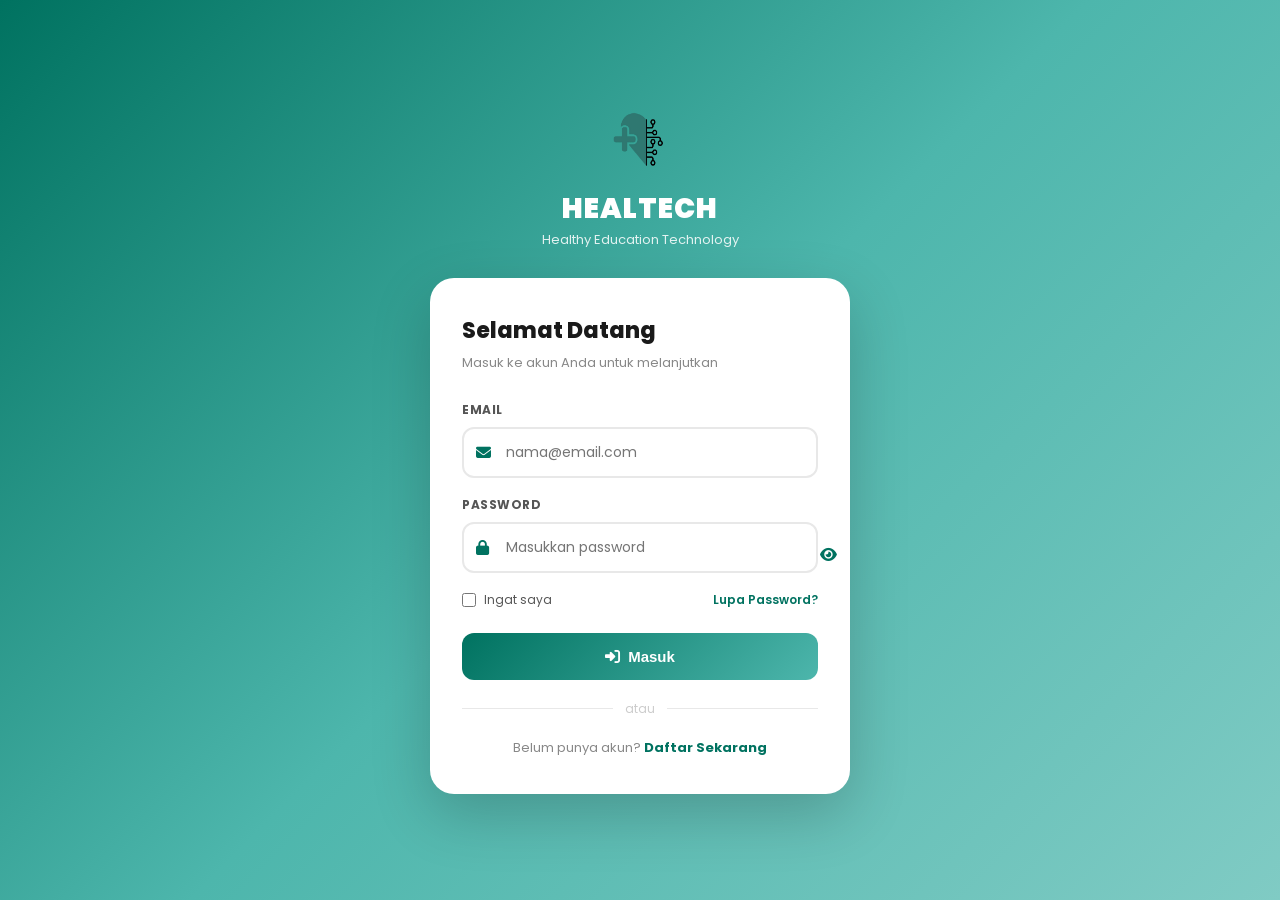
<file: profile/profile.html>
<!DOCTYPE html>
<html lang="id">
<head>
    <meta charset="UTF-8">
    <meta name="viewport" content="width=device-width, initial-scale=1.0, user-scalable=yes">
    <title>Profil - HEALTECH</title>
    <link rel="stylesheet" href="https://cdnjs.cloudflare.com/ajax/libs/font-awesome/6.7.2/css/all.min.css">
    <link href="https://fonts.googleapis.com/css2?family=Poppins:wght@300;400;500;600;700;800&display=swap" rel="stylesheet">
    <link rel="stylesheet" href="../assets/css/navbar.css">
    <link rel="stylesheet" href="../assets/css/footer.css">
    <link rel="stylesheet" href="../assets/css/responsive.css">
    <link rel="stylesheet" href="profile.css">
    <script>if (localStorage.getItem('isLoggedIn') !== 'true') window.location.href = '../loginregister/login.html';</script>
    <style>
    .modal-overlay{position:fixed;inset:0;background:rgba(0,0,0,0.5);z-index:10000;display:flex;align-items:center;justify-content:center;padding:20px}
    .modal-container{background:white;border-radius:20px;padding:28px;width:100%;max-width:480px;max-height:90vh;overflow-y:auto}
    .modal-container.small{max-width:380px}
    .modal-header{display:flex;align-items:center;justify-content:space-between;margin-bottom:20px}
    .modal-header h3{font-size:16px;font-weight:700;color:#1a1a1a;display:flex;align-items:center;gap:8px}
    .modal-close{background:none;border:none;font-size:22px;cursor:pointer;color:#888;width:32px;height:32px;border-radius:50%;display:flex;align-items:center;justify-content:center}
    .modal-close:hover{background:#f0f0f0}
    .modal-body .form-group{margin-bottom:14px}
    .modal-body .form-group label{display:block;font-size:12px;font-weight:600;color:#555;margin-bottom:6px;text-transform:uppercase;letter-spacing:0.5px}
    .modal-body .form-group input,.modal-body .form-group select,.modal-body .form-group textarea{width:100%;padding:11px 14px;border:2px solid #e8e8e8;border-radius:10px;font-size:14px;font-family:Poppins,sans-serif;outline:none;transition:border 0.2s;color:#1a1a1a}
    .modal-body .form-group input:focus,.modal-body .form-group select:focus{border-color:#007260}
    .modal-actions{display:flex;gap:10px;justify-content:flex-end;margin-top:20px}
    .btn-cancel-modal{background:#f5f5f5;color:#666;border:none;padding:11px 22px;border-radius:10px;cursor:pointer;font-size:13px;font-weight:600}
    .btn-save-modal{background:linear-gradient(135deg,#007260,#4db6ac);color:white;border:none;padding:11px 22px;border-radius:10px;cursor:pointer;font-size:13px;font-weight:600;display:flex;align-items:center;gap:6px}
    .form-row{display:grid;grid-template-columns:1fr 1fr;gap:12px}
    .symptom-grid{display:grid;grid-template-columns:1fr 1fr;gap:8px;margin-bottom:16px}
    .symptom-check{display:flex;align-items:center;gap:8px;font-size:13px;color:#444;cursor:pointer;padding:8px 10px;border-radius:8px;border:1.5px solid #e8e8e8;transition:all 0.2s}
    .symptom-check:hover{border-color:#007260;background:#f0faf8}
    .symptom-check input{accent-color:#007260}
    .solutions-box{background:#f0faf8;border-radius:12px;padding:16px;border-left:4px solid #007260;margin-top:16px}
    .solutions-box h4{font-size:13px;font-weight:700;color:#007260;margin-bottom:10px;display:flex;align-items:center;gap:6px}
    .solution-item{font-size:12px;color:#444;line-height:1.6;margin-bottom:8px;padding-bottom:8px;border-bottom:1px solid #e0f2f1}
    .solution-item:last-child{border-bottom:none;margin-bottom:0}
    .solution-section{margin-top:12px}
    .weekly-day-card{display:flex;flex-direction:column;align-items:center;gap:4px}
    .day-bar-wrap{height:80px;width:28px;background:#f0f0f0;border-radius:10px;display:flex;align-items:flex-end;overflow:hidden}
    .day-bar-fill{width:100%;border-radius:10px;transition:height 0.4s;min-height:4px}
    .day-pct{font-size:9px;font-weight:700;color:#666}
    .day-label{font-size:11px;font-weight:600;color:#888}
    .level-beginner{background:#f0faf8;color:#007260}
    .level-intermediate{background:#fff8e1;color:#f59e0b}
    .level-advanced{background:#fce4ec;color:#e91e63}
    </style>
</head>
<body>
<nav class="navbar navbar-fixed" style="position:fixed;top:0;z-index:1000;box-shadow:0 2px 10px rgba(0,0,0,0.08);">
    <div class="navbar-container">
        <div class="logo">
            <img src="../assets/image/Logo.png" alt="Logo" class="logo-img">
            <h1><span class="heal">HEAL</span><span class="tech">TECH</span></h1>
        </div>
        <div class="nav-links-top">
            <a href="../index.html">Beranda</a>
            <a href="../dashboard/dashboard.html">Dashboard</a>
            <a href="../konten/konten.html">Konten</a>
            <a href="../plan/plan.html">Rencana</a>
            <a href="../checklist/checklist.html">Checklist</a>
            <a href="profile.html" class="active">Profil</a>
        </div>
        <div class="nav-icons">
            <button id="langBtn"><i class="fas fa-globe"></i> ID</button>
            <button id="notifBtn"><i class="fas fa-bell"></i></button>
            <img src="../assets/image/avatar.jpg" alt="profil" onclick="toggleUserMenu()">
        </div>
    </div>
</nav>

<main class="profile-page-wrapper">
    <div class="profile-container">
        <div class="profile-header">
            <div class="profile-cover"></div>
            <div class="profile-photo-wrapper">
                <div class="profile-photo" id="profilePhoto">
                    <img src="../assets/image/avatar.jpg" alt="Foto Profil">
                </div>
                <button class="btn-change-photo" id="editPhotoBtn"><i class="fas fa-camera"></i></button>
            </div>
            <div class="profile-name-header">
                <div>
                    <h1 id="profile-name">User</h1>
                    <span class="profile-level" id="profile-level">Pemula</span>
                </div>
                <button class="btn-edit" id="editProfileBtn"><i class="fas fa-pen"></i> Edit</button>
            </div>
        </div>

        <div class="profile-stats">
            <div class="stat-card"><i class="fas fa-fire"></i><span class="stat-value" id="streak-value">0</span><span class="stat-label">Streak</span></div>
            <div class="stat-card"><i class="fas fa-trophy"></i><span class="stat-value" id="achievement-count">0</span><span class="stat-label">Pencapaian</span></div>
            <div class="stat-card"><i class="fas fa-check-circle"></i><span class="stat-value" id="program-count">0</span><span class="stat-label">Program</span></div>
        </div>

        <div class="profile-card">
            <div class="card-header"><i class="fas fa-user-circle"></i><h3 id="lbl-personal-data">Data Diri</h3><button class="btn-edit" id="editProfileBtn2"><i class="fas fa-pen"></i> Edit</button></div>
            <div class="profile-info-grid" id="profileInfoGrid">
                <div class="info-item"><div class="info-icon"><i class="fas fa-envelope"></i></div><div><span class="info-label">EMAIL</span><span class="info-value" id="profile-email">-</span></div></div>
                <div class="info-item"><div class="info-icon"><i class="fas fa-user"></i></div><div><span class="info-label">NAMA LENGKAP</span><span class="info-value" id="profile-name-field">-</span></div></div>
                <div class="info-item"><div class="info-icon"><i class="fas fa-calendar"></i></div><div><span class="info-label">USIA</span><span class="info-value" id="profile-age">-</span></div></div>
                <div class="info-item"><div class="info-icon"><i class="fas fa-venus-mars"></i></div><div><span class="info-label">JENIS KELAMIN</span><span class="info-value" id="profile-gender">-</span></div></div>
                <div class="info-item"><div class="info-icon"><i class="fas fa-weight-scale"></i></div><div><span class="info-label">BERAT BADAN</span><span class="info-value" id="profile-weight">-</span></div></div>
                <div class="info-item"><div class="info-icon"><i class="fas fa-ruler"></i></div><div><span class="info-label">TINGGI BADAN</span><span class="info-value" id="profile-height">-</span></div></div>
                <div class="info-item"><div class="info-icon"><i class="fas fa-chart-line"></i></div><div><span class="info-label">BMI</span><span class="info-value" id="profile-bmi">-</span></div></div>
                <div class="info-item"><div class="info-icon"><i class="fas fa-bullseye"></i></div><div><span class="info-label">TUJUAN KESEHATAN</span><span class="info-value" id="profile-goal">-</span></div></div>
                <div class="info-item"><div class="info-icon"><i class="fas fa-calendar-alt"></i></div><div><span class="info-label">BERGABUNG SEJAK</span><span class="info-value" id="profile-joined">-</span></div></div>
            </div>
        </div>

        <div class="profile-card" id="card-womens-health">
            <div class="card-header"><i class="fas fa-venus"></i><h3 id="lbl-women-health">Kesehatan Wanita</h3><button class="btn-edit" id="editCycleBtn"><i class="fas fa-pen"></i> Atur Siklus</button></div>
            <div class="menstrual-full-panel">
                <div class="period-prediction-box" id="periodPanel">
                    <div class="pp-row"><i class="fas fa-calendar-week"></i><span id="cycle-info">Siklus: 28 hari, Haid: 5 hari</span></div>
                    <div class="pp-row"><i class="fas fa-chart-line"></i><span id="period-prediction-text">Prediksi haid berikutnya: -</span></div>
                    <div class="pp-row"><i class="fas fa-heart"></i><span id="fertility-text">Masa subur: -</span></div>
                </div>
                <div class="menstrual-tabs">
                    <button class="mens-tab active" onclick="showMensTab('symptoms')"><i class="fas fa-head-side-virus"></i> Gejala & Solusi</button>
                    <button class="mens-tab" onclick="showMensTab('tracker')"><i class="fas fa-calendar-check"></i> Tracker</button>
                </div>
                <div class="mens-tab-content" id="mens-symptoms">
                    <div class="symptom-tags" id="symptomTags">
                        <button class="sym-btn" data-symptom="nyeri"><i class="fas fa-bolt"></i> Nyeri Perut</button>
                        <button class="sym-btn" data-symptom="kembung"><i class="fas fa-circle"></i> Kembung</button>
                        <button class="sym-btn" data-symptom="mood"><i class="fas fa-face-frown"></i> Mood Swing</button>
                        <button class="sym-btn" data-symptom="lelah"><i class="fas fa-battery-quarter"></i> Lelah</button>
                        <button class="sym-btn" data-symptom="kepala"><i class="fas fa-brain"></i> Sakit Kepala</button>
                        <button class="sym-btn" data-symptom="ngidam"><i class="fas fa-cookie-bite"></i> Ngidam</button>
                    </div>
                    <div id="symptomSolutions" class="symptom-solutions"></div>
                </div>
                <div class="mens-tab-content" id="mens-tracker" style="display:none">
                    <div class="cycle-calendar" id="cycleCalendar"></div>
                </div>
            </div>
        </div>

        <div class="profile-card">
            <div class="card-header"><i class="fas fa-weight-scale"></i><h3 id="lbl-weight-history">Riwayat Berat Badan</h3><button class="btn-edit" id="addWeightBtn"><i class="fas fa-plus"></i> Tambah</button></div>
            <div class="weight-history-list" id="weightHistoryList"></div>
        </div>

        <div class="profile-card">
            <div class="card-header"><i class="fas fa-trophy"></i><h3 id="lbl-achievements">Pencapaian</h3></div>
            <div class="achievements-grid" id="achievementsGrid"></div>
        </div>

        <div class="profile-card">
            <div class="card-header"><i class="fas fa-chart-simple"></i><h3 id="lbl-weekly-activity">Aktivitas Mingguan</h3></div>
            <div class="weekly-report-grid" id="weeklyReportGrid"></div>
        </div>

        <div class="profile-card">
            <div class="card-header"><i class="fas fa-bell"></i><h3 id="lbl-reminders">Pengingat</h3></div>
            <div class="alarm-row" id="alarmContainer">
                <div class="alarm-item"><i class="fas fa-tint"></i> Minum air <span id="water-reminder-time">08:00</span><button onclick="editAlarm('water')"><i class="fas fa-pen"></i></button></div>
                <div class="alarm-item"><i class="fas fa-running"></i> Olahraga <span id="exercise-reminder-time">17:00</span><button onclick="editAlarm('exercise')"><i class="fas fa-pen"></i></button></div>
                <div class="alarm-item"><i class="fas fa-pills"></i> Obat <span id="med-reminder-time">20:00</span><button onclick="editAlarm('med')"><i class="fas fa-pen"></i></button></div>
            </div>
            <button class="prof-btn-green" id="addAlarmBtn"><i class="fas fa-plus"></i> Tambah Pengingat</button>
        </div>

        <div class="profile-card">
            <div class="card-header"><i class="fas fa-cog"></i><h3 id="lbl-account">Akun</h3></div>
            <div class="menu-list">
                <div class="menu-item danger" id="logoutBtn"><i class="fas fa-sign-out-alt"></i><span>Logout</span><i class="fas fa-chevron-right"></i></div>
            </div>
        </div>
    </div>
</main>

<div id="editProfileModal" class="modal-overlay" style="display:none">
    <div class="modal-container">
        <div class="modal-header"><h3><i class="fas fa-user-edit"></i> Edit Profil</h3><button class="modal-close" onclick="document.getElementById('editProfileModal').style.display='none'">&times;</button></div>
        <div class="modal-body">
            <div class="form-group"><label>Nama Lengkap</label><input type="text" id="edit-name" placeholder="Nama lengkap Anda"></div>
            <div class="form-row">
                <div class="form-group"><label>Usia (tahun)</label><input type="number" id="edit-age" min="5" max="120" placeholder="25"></div>
                <div class="form-group"><label>Jenis Kelamin</label><select id="edit-gender"><option value="pria">Pria</option><option value="wanita">Wanita</option></select></div>
            </div>
            <div class="form-row">
                <div class="form-group"><label>Berat Badan (kg)</label><input type="number" id="edit-weight" min="20" max="300" step="0.1" placeholder="65"></div>
                <div class="form-group"><label>Tinggi Badan (cm)</label><input type="number" id="edit-height" min="50" max="250" placeholder="165"></div>
            </div>
            <div class="form-group"><label>Target Berat (kg)</label><input type="number" id="edit-target-weight" min="20" max="300" step="0.1" placeholder="60"></div>
            <div class="form-group"><label>Tujuan Kesehatan</label><select id="edit-goal">
                <option value="">Pilih tujuan</option>
                <option value="Turun berat badan">Turun berat badan</option>
                <option value="Naik berat badan">Naik berat badan</option>
                <option value="Jaga berat badan">Jaga berat badan</option>
                <option value="Tingkatkan kebugaran">Tingkatkan kebugaran</option>
                <option value="Hidup lebih sehat">Hidup lebih sehat</option>
            </select></div>
            <div class="modal-actions">
                <button class="btn-cancel-modal" onclick="document.getElementById('editProfileModal').style.display='none'">Batal</button>
                <button class="btn-save-modal" onclick="saveProfile()"><i class="fas fa-save"></i> Simpan</button>
            </div>
        </div>
    </div>
</div>

<footer class="footer">
    <div class="footer-container">
        <div class="footer-col"><div class="footer-logo"><img src="../assets/image/Logo.png" class="footer-logo-img"><h1><span class="heal">HEAL</span><span class="tech">TECH</span></h1></div><p class="footer-tagline">Empowering healthier lives through digital innovation.</p></div>
        <div class="footer-col"><h4 class="footer-title">Tautan Cepat</h4><ul class="footer-links"><li><a href="../index.html">Beranda</a></li><li><a href="../dashboard/dashboard.html">Dashboard</a></li><li><a href="../konten/konten.html">Konten</a></li><li><a href="../plan/plan.html">Rencana</a></li><li><a href="../checklist/checklist.html">Checklist</a></li><li><a href="profile.html">Profil</a></li></ul></div>
        <div class="footer-col"><h4 class="footer-title">Hubungi Kami</h4><ul class="footer-contact"><li><i class="fas fa-envelope"></i> healtech@gmail.com</li><li><i class="fas fa-phone-alt"></i> +6283876459470</li><li><i class="fas fa-map-marker-alt"></i> Bogor, Indonesia</li></ul></div>
    </div>
    <div class="footer-bottom"><div class="footer-copyright"><p>&copy; 2026 HEALTECH. Hak cipta dilindungi.</p></div></div>
</footer>

<div class="nav-links-bottom">
    <a href="../index.html"><i class="fas fa-home"></i><span>Beranda</span></a>
    <a href="../dashboard/dashboard.html"><i class="fas fa-chalkboard-user"></i><span>Dashboard</span></a>
    <a href="../konten/konten.html"><i class="fas fa-book"></i><span>Konten</span></a>
    <a href="../plan/plan.html"><i class="fas fa-calendar"></i><span>Rencana</span></a>
    <a href="../checklist/checklist.html"><i class="fas fa-check-square"></i><span>Checklist</span></a>
    <a href="profile.html" class="active"><i class="fas fa-user"></i><span>Profil</span></a>
</div>


<script src="../assets/js/script.js"></script>
<script src="../assets/js/ui.js"></script>

<script>
  (function () {
    const navbar = document.querySelector('.navbar');
    if (!navbar) return;
    navbar.classList.toggle('scrolled', (window.scrollY || document.documentElement.scrollTop || 0) > 15);
  })();
</script>
<script src="profile.js"></script>

<script>
function showMensTab(tab) {
    document.querySelectorAll('.mens-tab').forEach(t => t.classList.remove('active'));
    document.querySelectorAll('.mens-tab-content').forEach(c => c.style.display = 'none');
    document.getElementById('mens-' + tab).style.display = 'block';
    event.target.closest('.mens-tab').classList.add('active');
    if (tab === 'tracker') renderCycleCalendar();
}

function renderCycleCalendar() {
    const user = getCurrentUser ? getCurrentUser() : null;
    const container = document.getElementById('cycleCalendar');
    if (!container) return;
    const data = localStorage.getItem(`menstrual_${user?.email}`);
    if (!data) { container.innerHTML = '<p style="text-align:center;color:#888;padding:20px;">Atur siklus terlebih dahulu</p>'; return; }
    try {
        const d = JSON.parse(data);
        const lastDate = new Date(d.lastDate);
        const cycleLen = d.cycleLength || 28;
        const periodLen = d.periodLength || 5;
        const today = new Date();
        const nextDate = new Date(lastDate); nextDate.setDate(nextDate.getDate() + cycleLen);
        const fertileStart = new Date(nextDate); fertileStart.setDate(nextDate.getDate() - 16);
        const fertileEnd = new Date(nextDate); fertileEnd.setDate(nextDate.getDate() - 10);
        const start = new Date(today); start.setDate(today.getDate() - 14);
        let html = '<div class="cal-grid">';
        for (let i = 0; i < 35; i++) {
            const d2 = new Date(start); d2.setDate(start.getDate() + i);
            const isPeriod = d2 >= lastDate && d2 < new Date(lastDate.getTime() + periodLen*86400000);
            const isFertile = d2 >= fertileStart && d2 <= fertileEnd;
            const isToday = d2.toDateString() === today.toDateString();
            let cls = 'cal-day';
            if (isPeriod) cls += ' period-day';
            else if (isFertile) cls += ' fertile-day';
            if (isToday) cls += ' today-day';
            html += `<div class="${cls}" title="${d2.toLocaleDateString('id-ID')}"><span>${d2.getDate()}</span></div>`;
        }
        html += '</div><div class="cal-legend"><span class="leg period-day">Haid</span><span class="leg fertile-day">Subur</span><span class="leg today-day">Hari ini</span></div>';
        container.innerHTML = html;
    } catch(e) { container.innerHTML = '<p style="text-align:center;color:#888;">Error memuat kalender</p>'; }
}

const symptomSolutionMap = {
    nyeri: { title: 'Nyeri Perut', icon: 'fa-bolt', solutions: ['Kompres hangat di area perut 15-20 menit', 'Konsumsi ibuprofen/paracetamol sesuai dosis', 'Yoga pose child\'s pose atau cat-cow stretch', 'Teh jahe atau chamomile hangat', 'Hindari kafein dan makanan berlemak'] },
    kembung: { title: 'Kembung', icon: 'fa-circle', solutions: ['Hindari makanan asin, bergas, dan bersoda', 'Minum teh peppermint atau jahe', 'Olahraga ringan seperti jalan santai', 'Perbanyak minum air putih hangat', 'Kurangi konsumsi susu & produk dairy'] },
    mood: { title: 'Mood Swing', icon: 'fa-face-frown', solutions: ['Meditasi 10 menit setiap pagi', 'Konsumsi dark chocolate secukupnya', 'Journaling perasaan setiap hari', 'Cerita ke orang terpercaya', 'Olahraga ringan untuk lepas endorfin'] },
    lelah: { title: 'Kelelahan', icon: 'fa-battery-quarter', solutions: ['Istirahat cukup 8-9 jam per malam', 'Konsumsi makanan kaya zat besi (bayam, daging)', 'Vitamin B12 dan suplemen zat besi', 'Tidur siang singkat 20-30 menit', 'Kurangi aktivitas berat selama haid'] },
    kepala: { title: 'Sakit Kepala', icon: 'fa-brain', solutions: ['Perbanyak minum air putih (dehidrasi sering jadi penyebab)', 'Istirahat di ruangan tenang dan gelap', 'Kompres dingin di dahi atau belakang leher', 'Hindari layar HP berlebihan', 'Paracetamol/ibuprofen jika perlu'] },
    ngidam: { title: 'Ngidam', icon: 'fa-cookie-bite', solutions: ['Pilih camilan sehat: buah, kacang, dark chocolate', 'Hindari gula berlebihan dan makanan olahan', 'Makan lebih sering dalam porsi kecil', 'Magnesium dari pisang, alpukat, dan kacang', 'Tetap terhidrasi dengan baik'] },
};

document.querySelectorAll('.sym-btn').forEach(btn => {
    btn.addEventListener('click', () => {
        btn.classList.toggle('active');
        showSymptomSolutions();
    });
});

function showSymptomSolutions() {
    const active = [...document.querySelectorAll('.sym-btn.active')].map(b => b.dataset.symptom);
    const container = document.getElementById('symptomSolutions');
    if (!container) return;
    if (active.length === 0) { container.innerHTML = ''; return; }
    container.innerHTML = active.map(sym => {
        const s = symptomSolutionMap[sym];
        if (!s) return '';
        return `<div class="solution-block">
            <div class="solution-block-header"><i class="fas ${s.icon}"></i> ${s.title}</div>
            <ul class="solution-list">${s.solutions.map(sol => `<li><i class="fas fa-check-circle"></i> ${sol}</li>`).join('')}</ul>
        </div>`;
    }).join('');
}
window.showMensTab = showMensTab;
</script>
</body>
</html>
</file>
<file: assets/css/style.css>
* {
    margin: 0;
    padding: 0;
    box-sizing: border-box;
}
body {
    font-family: 'Poppins', 'Inter', sans-serif;
    background-color: #f5f7fa;
    overflow-x: hidden;
    width: 100%;
}
.hero-section {
    display: flex;
    align-items: center;
    justify-content: space-between;
    gap: 40px;
    flex-wrap: wrap;
    background: transparent;
    width: 100%;
    margin: 0;
    padding: 0 0 40px 0;
    position: relative;
    margin-top: 5%;
}
.hero-section::after {
    content: '';
    position: absolute;
    bottom: 0;
    left: 0;
    width: 100%;
    height: 2px;
    background: linear-gradient(90deg, transparent, #007260, #007260, #007260, transparent);
}
.hero-container {
    max-width: 1100px;
    margin: 0 auto;
    padding: 0 20px;
    display: flex;
    align-items: center;
    justify-content: space-between;
    gap: 40px;
    flex-wrap: wrap;
    width: 100%;
}
.hero-text {
    flex: 1;
    min-width: 300px;
}
.hero-tagline {
    color: #007260;
    font-size: 14px;
    font-weight: 700;
    letter-spacing: 1px;
    text-transform: uppercase;
    margin-bottom: 16px;
}
.hero-title {
    font-family: 'Poppins', sans-serif;
    font-size: 40px;
    font-weight: 700;
    color: #1a1a1a;
    line-height: 1.3;
    letter-spacing: 5px;
    word-spacing: 10px;
    margin-bottom: 20px;
}
.hero-title .highlight {
    color: #007260;
    font-weight: 800;
}
.hero-description {
    font-size: 15px;
    color: #2d2d2d;
    line-height: 1.8;
    margin-bottom: 36px;
    font-weight: 500;
    border-left: 4px solid #007260;
    padding-left: 20px;
    background: linear-gradient(90deg, rgba(0,114,96,0.03) 0%, transparent 100%);
    border-radius: 0 12px 12px 0;
}
.hero-buttons {
    display: flex;
    gap: 16px;
    flex-wrap: wrap;
}
.btn-primary {
    background: #007260;
    color: white;
    border: none;
    padding: 12px 28px;
    border-radius: 40px;
    font-size: 14px;
    font-weight: 600;
    cursor: pointer;
    transition: all 0.3s ease;
}
.btn-primary:hover {
    background: #005a4c;
    transform: translateY(-2px);
}
.hero-social-links {
    display: flex;
    gap: 12px;
    align-items: center;
    flex-wrap: wrap;
    margin-top: 20px;
}
.social-hero-btn {
    padding: 8px 16px;
    border-radius: 40px;
    background: transparent;
    border: 2px solid #007260;
    color: #007260;
    display: inline-flex;
    align-items: center;
    gap: 8px;
    transition: all 0.3s ease;
    cursor: pointer;
    text-decoration: none;
    font-size: 13px;
    font-weight: 500;
}
.social-hero-btn:hover {
    background: #007260;
    color: white;
    transform: translateY(-2px);
}
.hero-image {
    flex: 0.7;
    min-width: 180px;
}
.hero-image img {
    width: 100%;
    height: auto;
    display: block;
    border: 2px solid #007260;
    border-radius: 16px;
    box-shadow: 0 10px 25px rgba(0,0,0,0.1);
}
.about-section {
    background: linear-gradient(to bottom, #ffffff 0%, #e8f5e9 30%, #c8e6c9 65%, #a5d6a7 100%);
    width: 100%;
    padding: 80px 60px;
    position: relative;
    overflow: hidden;
}
.about-section::after {
    content: '';
    position: absolute;
    bottom: 0;
    left: 0;
    width: 100%;
    height: 2px;
    background: linear-gradient(90deg, transparent, #007260, #007260, #007260, transparent);
}
.about-container {
    display: flex;
    gap: 52px;
    align-items: center;
    position: relative;
    z-index: 2;
    max-width: 1100px;
    margin: 0 auto;
}
.about-left {
    flex: 0 0 340px;
}
.image-wrapper {
    position: relative;
    border-radius: 30px;
    overflow: visible;
    transition: all 0.4s ease;
}
.image-wrapper:hover {
    transform: translateY(-8px);
}
.about-img {
    width: 100%;
    height: 520px;
    object-fit: cover;
    border-radius: 25px;
    display: block;
    border: 4px solid rgba(0,114,96,0.4);
    box-shadow: 0 25px 40px rgba(0,0,0,0.15);
    transition: all 0.4s ease;
}
.image-wrapper:hover .about-img {
    border-color: #007260;
    box-shadow: 0 30px 50px rgba(0,114,96,0.25);
}
.image-wrapper::before {
    content: '';
    position: absolute;
    bottom: -15px;
    right: -15px;
    width: 100%;
    height: 100%;
    background: linear-gradient(135deg, #007260, #4db6ac);
    border-radius: 25px;
    z-index: -1;
    opacity: 0.3;
    transition: all 0.4s ease;
}
.image-wrapper:hover::before {
    bottom: -20px;
    right: -20px;
    opacity: 0.5;
}
.about-right {
    flex: 1;
}
.about-header {
    margin-bottom: 14px;
}
.about-badge {
    display: inline-flex;
    align-items: center;
    gap: 5px;
    color: #2e7d32;
    font-size: 45px;
    font-weight: 700;
    padding: 8px 7px;
    margin-bottom: 5px;
    margin-top: 5%;
    font-family: 'League Spartan', 'Inter', sans-serif;
}
.about-title {
    font-size: 20px;
    font-weight: 800;
    color: #1b5e20;
    line-height: 1.35;
    margin-bottom: 14px;
    letter-spacing: -0.3px;
    margin-left: 1%;
}
.title-highlight {
    color: #43a047;
    position: relative;
    display: inline-block;
}
.title-highlight::after {
    content: '';
    position: absolute;
    bottom: 2px;
    left: 0;
    width: 100%;
    height: 6px;
    background: linear-gradient(to right, rgba(102,187,106,0.35), rgba(165,214,167,0.2));
    border-radius: 3px;
    z-index: -1;
}
.title-underline {
    width: 44px;
    height: 3.5px;
    background: linear-gradient(to right, #43a047, #a5d6a7);
    border-radius: 2px;
    margin-top: 10px;
    position: relative;
}
.about-description {
    font-size: 14px;
    color: #4a7c59;
    line-height: 1.9;
    margin-bottom: 20px;
    width: 100%;
    max-width: 100%;
    font-weight: 500;
}
.text-highlight {
    color: #2e7d32;
    font-weight: 600;
    background: linear-gradient(to right, rgba(102,187,106,0.2), rgba(165,214,167,0.1));
    padding: 1px 5px;
    border-radius: 4px;
}
.about-categories {
    display: grid;
    grid-template-columns: repeat(6, 1fr);
    gap: 8px;
    margin-bottom: 18px;
}
.category-card-link {
    text-decoration: none;
    display: block;
}
.category-card {
    background: rgba(255,255,255,0.62);
    border: 1px solid rgba(76,175,80,0.18);
    border-radius: 11px;
    padding: 11px 6px;
    text-align: center;
    transition: transform 0.2s, box-shadow 0.2s, background 0.2s;
    cursor: pointer;
}
.category-card:hover {
    transform: translateY(-3px);
    box-shadow: 0 6px 18px rgba(56,142,60,0.15);
    background: rgba(255,255,255,0.95);
    border-color: rgba(76,175,80,0.35);
}
.category-icon {
    width: 32px;
    height: 32px;
    border-radius: 8px;
    background: linear-gradient(135deg, #c8e6c9, #66bb6a);
    display: flex;
    align-items: center;
    justify-content: center;
    color: white;
    font-size: 13px;
    margin: 0 auto 7px;
}
.category-card h4 {
    font-size: 11.5px;
    font-weight: 700;
    color: #2e7d32;
    margin-bottom: 2px;
}
.category-card p {
    font-size: 10px;
    color: #558b2f;
    opacity: 0.8;
    margin: 0;
}
.about-audience {
    display: flex;
    flex-wrap: wrap;
    gap: 8px;
    margin-bottom: 20px;
}
.audience-chip {
    background: rgba(255,255,255,0.65);
    border: 1px solid rgba(76,175,80,0.22);
    border-radius: 999px;
    font-size: 12px;
    color: #2e7d32;
    font-weight: 500;
    padding: 6px 14px;
    display: flex;
    align-items: center;
    gap: 5px;
    backdrop-filter: blur(4px);
}
.audience-chip i {
    color: #43a047;
    font-size: 11px;
}
.about-stats {
    display: flex;
    align-items: center;
    background: rgba(255,255,255,0.6);
    border: 1px solid rgba(76,175,80,0.2);
    border-radius: 14px;
    padding: 14px 8px;
    margin-bottom: 20px;
    width: fit-content;
    backdrop-filter: blur(6px);
    gap: 0;
}
.stat-card {
    display: flex;
    align-items: center;
    gap: 10px;
    padding: 0 18px;
}
.stat-icon {
    width: 38px;
    height: 38px;
    border-radius: 9px;
    background: linear-gradient(135deg, #a5d6a7, #66bb6a);
    display: flex;
    align-items: center;
    justify-content: center;
    color: white;
    font-size: 16px;
    flex-shrink: 0;
}
.stat-number {
    display: block;
    font-size: 20px;
    font-weight: 700;
    color: #1b5e20;
    line-height: 1.1;
}
.stat-label {
    display: block;
    font-size: 11px;
    color: #558b2f;
    margin-top: 2px;
}
.stat-divider {
    width: 1px;
    height: 38px;
    background: rgba(76,175,80,0.2);
    flex-shrink: 0;
}
.stats-buttons-row {
    display: flex;
    align-items: center;
    gap: 16px;
    flex-wrap: wrap;
}
.about-buttons {
    display: flex;
    gap: 12px;
    flex-wrap: wrap;
}
.about-btn-primary {
    background: linear-gradient(135deg, #43a047, #2e7d32);
    color: white;
    border: none;
    border-radius: 9px;
    padding: 15px 25px;
    font-size: 13.5px;
    font-weight: 600;
    cursor: pointer;
    display: flex;
    align-items: center;
    gap: 7px;
    transition: opacity 0.2s, transform 0.2s;
    margin-bottom: 10px;
}
.about-btn-primary:hover {
    opacity: 0.9;
    transform: translateY(-2px);
}
.features-section {
    padding: 60px 20px;
    background: linear-gradient(90deg, #ffffff, #b1f9b4, #ffffff);
    position: relative;
}
.features-section::after {
    content: '';
    position: absolute;
    bottom: 0;
    left: 0;
    width: 100%;
    height: 2px;
    background: linear-gradient(90deg, transparent, #007260, #007260, #007260, transparent);
}
.features-container {
    max-width: 1100px;
    margin: 0 auto;
}
.features-header {
    text-align: center;
    margin-bottom: 40px;
}
.features-title {
    font-family: 'Montserrat', sans-serif;
    font-size: 32px;
    font-weight: 900;
    font-style: italic;
    background: linear-gradient(135deg, #004f3d, #1a8a6c, #00b6ce, #3db89a);
    background-size: 300% 300%;
    -webkit-background-clip: text;
    background-clip: text;
    color: transparent;
    margin-bottom: 20px;
    text-align: center;
    letter-spacing: -0.5px;
    text-transform: uppercase;
    position: relative;
    padding-bottom: 16px;
    animation: gradientShift 4s ease infinite;
}
@keyframes gradientShift {
    0% { background-position: 0% 50%; }
    50% { background-position: 100% 50%; }
    100% { background-position: 0% 50%; }
}
.features-title::before {
    content: '';
    position: absolute;
    bottom: 0;
    left: 50%;
    transform: translateX(-50%);
    width: 250px;
    height: 3px;
    background: linear-gradient(90deg, transparent, #008666, #26c6da, #3db89a, transparent);
    border-radius: 4px;
}
.features-subtitle {
    font-family: 'Inter', sans-serif;
    font-size: 15px;
    font-weight: 700;
    color: #063a3a;
    text-align: center;
    max-width: 500px;
    margin: 0 auto;
    line-height: 1.5;
    text-transform: uppercase;
    margin-top: 3%;
}
.features-grid-wrapper {
    overflow-x: auto;
    -webkit-overflow-scrolling: touch;
    scrollbar-width: thin;
    margin-top: 20px;
    position: relative;
}
.features-grid {
    display: grid;
    grid-template-columns: repeat(4, 1fr);
    gap: 20px;
    max-width: 1100px;
    margin: 0 auto;
}
.feature-card-link {
    text-decoration: none;
    display: block;
    cursor: pointer;
}
.feature-card {
    background: linear-gradient(135deg, #7decb0, #46c77e, #239d54);
    background-size: 200% 200%;
    overflow: hidden;
    transition: all 0.4s ease;
    box-shadow: 0 15px 30px -10px rgba(0,0,0,0.15);
    position: relative;
    transform: skewX(-5deg);
    border-radius: 24px 8px 24px 8px;
    cursor: pointer;
    border: 2px solid rgba(61,158,92,0.559);
}
.feature-card::before {
    content: '';
    position: absolute;
    top: -50%;
    left: -50%;
    width: 200%;
    height: 200%;
    background: radial-gradient(circle, rgba(255,255,255,0.25) 0%, transparent 70%);
    opacity: 0.5;
    z-index: 1;
    pointer-events: none;
}
.feature-card-link:hover .feature-card {
    background-position: 100% 100%;
    transform: skewX(-5deg) translateY(-8px);
    box-shadow: 0 25px 40px rgba(0,114,96,0.25);
}
.feature-card > * {
    position: relative;
    z-index: 2;
    transform: skewX(5deg);
}
.feature-img {
    width: calc(100% + 20px);
    height: 150px;
    object-fit: cover;
    display: block;
    transform: skewX(5deg) translateX(-10px);
    transition: all 0.4s ease;
}
.feature-card-link:hover .feature-img {
    transform: skewX(5deg) scale(1.05) translateX(-10px);
}
.feature-name {
    font-family: 'Poppins', sans-serif;
    font-size: 14px;
    font-weight: 800;
    color: #1a2a2a;
    margin: 16px 16px 10px 16px;
    text-align: left;
    letter-spacing: 0.5px;
    text-transform: uppercase;
    position: relative;
    display: block;
    transform: skewX(-5deg);
}
.feature-name::before {
    content: '';
    position: absolute;
    bottom: -8px;
    left: 0;
    width: 40px;
    height: 2px;
    background: linear-gradient(90deg, #00caa1, #006158);
    border-radius: 3px;
}
.feature-description {
    font-size: 11px;
    color: #011313;
    line-height: 1.5;
    margin: 0 16px 20px 16px;
    text-align: left;
    font-weight: 500;
    position: relative;
    padding-left: 10px;
    background: linear-gradient(90deg, rgba(77,182,172,0.05), transparent);
    border-radius: 0 8px 8px 0;
    width: calc(100% - 26px);
    margin-left: 10px;
    margin-top: 18px;
}
.testimonials-section {
    padding: 80px 20px;
    background: linear-gradient(180deg, #b3ffec 0%, #ffffff 100%);
    position: relative;
}
.testimonials-container {
    max-width: 1100px;
    margin: 0 auto;
}
.testimonials-header {
    text-align: center;
    margin-bottom: 50px;
}
.testimonials-badge {
    display: inline-flex;
    align-items: center;
    gap: 8px;
    background: rgba(0,114,96,0.1);
    color: #007260;
    font-size: 12px;
    font-weight: 700;
    letter-spacing: 1px;
    padding: 6px 16px;
    border-radius: 999px;
    margin-bottom: 16px;
}
.testimonials-title {
    font-family: 'Poppins', sans-serif;
    font-size: 36px;
    font-weight: 700;
    color: #1a2a2a;
    margin-bottom: 12px;
}
.testimonials-title .highlight {
    color: #007260;
}
.testimonials-subtitle {
    font-size: 16px;
    color: #6a7a7a;
    max-width: 600px;
    margin: 0 auto;
}
.testimonials-grid-wrapper {
    overflow-x: auto;
    -webkit-overflow-scrolling: touch;
    scrollbar-width: thin;
    margin-top: 30px;
    position: relative;
}
.testimonials-grid {
    display: grid;
    grid-template-columns: repeat(3, 1fr);
    gap: 25px;
    margin-bottom: 50px;
}
.testimonial-card {
    background: white;
    border-radius: 24px;
    padding: 24px;
    box-shadow: 0 5px 20px rgba(0,0,0,0.05);
    transition: all 0.3s ease;
    border: 1px solid #e8ece8;
}
.testimonial-card:hover {
    transform: translateY(-8px);
    box-shadow: 0 20px 35px rgba(0,114,96,0.12);
    border-color: #007260;
}
.testimonial-rating {
    display: flex;
    gap: 3px;
    margin-bottom: 10px;
}
.testimonial-rating i {
    font-size: 14px;
    color: #f9a825;
}
.testimonial-text {
    font-size: 14px;
    line-height: 1.7;
    color: #4a5a5a;
    margin-bottom: 20px;
    font-style: italic;
}
.testimonial-user {
    display: flex;
    align-items: center;
    gap: 12px;
    border-top: 1px solid #e8ece8;
    padding-top: 18px;
}
.testimonial-avatar {
    width: 48px;
    height: 48px;
    border-radius: 50%;
    object-fit: cover;
    border: 2px solid #007260;
}
.testimonial-info h4 {
    font-size: 15px;
    font-weight: 700;
    color: #1a2a2a;
    margin-bottom: 2px;
}
.testimonials-summary {
    display: flex;
    justify-content: space-between;
    align-items: center;
    background: white;
    padding: 24px 32px;
    border-radius: 60px;
    box-shadow: 0 5px 15px rgba(0,0,0,0.03);
    border: 1px solid #e0e8e0;
    flex-wrap: wrap;
    gap: 20px;
}
.summary-rating {
    text-align: center;
}
.summary-score {
    font-family: 'Poppins', sans-serif;
    font-size: 36px;
    font-weight: 800;
    color: #007260;
    line-height: 1;
}
.summary-stars {
    display: flex;
    gap: 4px;
    margin: 8px 0;
}
.summary-stars i {
    font-size: 16px;
    color: #f9a825;
}
.btn-secondary {
    background: transparent;
    color: #007260;
    border: 2px solid #007260;
    padding: 12px 24px;
    border-radius: 40px;
    font-size: 14px;
    font-weight: 600;
    cursor: pointer;
    transition: all 0.3s;
    display: inline-flex;
    align-items: center;
    gap: 8px;
}
.btn-secondary:hover { background: #007260; color: white; transform: translateY(-2px); }

.hero-image img.doctor-float {
    width: 100%;
    height: auto;
    display: block;
    border: none !important;
    border-radius: 0 !important;
    box-shadow: none !important;
    background: transparent;
    filter: drop-shadow(0 20px 30px rgba(0,114,96,0.25));
    position: relative;
    bottom: -20px;
}

.feature-link {
    display: inline-flex;
    align-items: center;
    gap: 6px;
    color: #007260;
    font-size: 13px;
    font-weight: 600;
    margin-top: 10px;
}

.bmi-section {
    background: linear-gradient(135deg, #f0faf8 0%, #e8f5e9 100%);
    padding: 80px 20px;
}
.bmi-container { max-width: 900px; margin: 0 auto; }
.bmi-header { text-align: center; margin-bottom: 48px; }
.bmi-header h2 { font-size: 32px; font-weight: 800; color: #1a1a1a; margin: 12px 0 8px; }
.bmi-header p { color: #666; font-size: 15px; }
.highlight-green { color: #007260; }
.section-badge {
    background: rgba(0,114,96,0.1);
    color: #007260;
    padding: 6px 16px;
    border-radius: 30px;
    font-size: 12px;
    font-weight: 700;
    letter-spacing: 1px;
    display: inline-flex;
    align-items: center;
    gap: 6px;
}
.bmi-card-wrapper {
    display: grid;
    grid-template-columns: 1fr 1fr;
    gap: 24px;
    align-items: start;
}
@media (max-width: 700px) { .bmi-card-wrapper { grid-template-columns: 1fr; } }
.bmi-input-card {
    background: white;
    border-radius: 20px;
    padding: 32px;
    box-shadow: 0 4px 20px rgba(0,0,0,0.08);
}
.bmi-form { display: flex; flex-direction: column; gap: 16px; }
.bmi-field label {
    display: flex;
    align-items: center;
    gap: 8px;
    font-size: 13px;
    font-weight: 600;
    color: #444;
    margin-bottom: 6px;
}
.bmi-field label i { color: #007260; }
.bmi-field input, .bmi-field select {
    width: 100%;
    padding: 12px 16px;
    border: 2px solid #e8e8e8;
    border-radius: 10px;
    font-size: 15px;
    font-family: 'Poppins', sans-serif;
    color: #1a1a1a;
    transition: border 0.2s;
    outline: none;
}
.bmi-field input:focus, .bmi-field select:focus { border-color: #007260; }
.bmi-calculate-btn {
    background: linear-gradient(135deg, #007260, #4db6ac);
    color: white;
    border: none;
    padding: 14px;
    border-radius: 12px;
    font-size: 15px;
    font-weight: 700;
    cursor: pointer;
    transition: all 0.3s;
    display: flex;
    align-items: center;
    justify-content: center;
    gap: 8px;
    margin-top: 8px;
}
.bmi-calculate-btn:hover { transform: translateY(-2px); box-shadow: 0 8px 20px rgba(0,114,96,0.3); }
.bmi-result-card {
    background: white;
    border-radius: 20px;
    padding: 32px;
    box-shadow: 0 4px 20px rgba(0,0,0,0.08);
    flex-direction: column;
    align-items: center;
    gap: 16px;
    text-align: center;
}
.bmi-circle-wrapper { display: flex; justify-content: center; }
.bmi-circle {
    width: 120px; height: 120px;
    border-radius: 50%;
    border: 5px solid #22c55e;
    display: flex; flex-direction: column;
    align-items: center; justify-content: center;
    transition: all 0.4s;
    background: #f8fffe;
}
.bmi-number { font-size: 32px; font-weight: 800; color: #1a1a1a; line-height: 1; }
.bmi-unit { font-size: 11px; color: #888; font-weight: 600; }
.bmi-category { font-size: 18px; font-weight: 700; }
.bmi-details-grid {
    display: grid; grid-template-columns: 1fr 1fr; gap: 12px; width: 100%;
}
.bmi-detail-item {
    background: #f8f9fa; border-radius: 10px; padding: 12px;
    display: flex; flex-direction: column; align-items: center; gap: 4px;
}
.bmi-detail-item i { color: #007260; font-size: 18px; }
.bmi-detail-item span { font-size: 14px; font-weight: 700; color: #1a1a1a; }
.bmi-detail-item small { font-size: 10px; color: #888; }
.bmi-scale { position: relative; width: 100%; margin-top: 8px; }
.bmi-scale-bar { display: flex; border-radius: 20px; overflow: hidden; height: 14px; }
.bmi-scale-segment { flex: 1; height: 100%; font-size: 9px; font-weight: 700; color: white; display: flex; align-items: center; justify-content: center; }
.seg-underweight { background: #3b82f6; }
.seg-normal { background: #22c55e; }
.seg-overweight { background: #f59e0b; }
.seg-obese { background: #ef4444; }
.bmi-indicator {
    position: absolute; top: -5px; width: 24px; height: 24px;
    border-radius: 50%; transform: translateX(-50%);
    border: 3px solid white; box-shadow: 0 2px 8px rgba(0,0,0,0.2);
    transition: all 0.5s;
}
.bmi-advice {
    background: #f0faf8; border-radius: 10px; padding: 14px;
    font-size: 13px; color: #444; line-height: 1.6; text-align: left; width: 100%;
    border-left: 4px solid #007260;
}
.bmi-advice i { color: #007260; margin-right: 6px; }
.bmi-reset-btn {
    background: transparent; border: 2px solid #007260; color: #007260;
    padding: 10px 24px; border-radius: 30px; font-size: 13px; font-weight: 600;
    cursor: pointer; transition: all 0.2s; display: flex; align-items: center; gap: 6px;
}
.bmi-reset-btn:hover { background: #007260; color: white; }

.hero-section { position: relative; z-index: 2; }
.hero-container { display: grid; grid-template-columns: 1fr 1fr; align-items: flex-end; max-width: 1200px; margin: 0 auto; padding: 60px 40px 0; gap: 40px; min-height: 480px; }
.hero-text { padding-bottom: 60px; }
.hero-tagline { font-size: 11px; font-weight: 800; letter-spacing: 2px; color: #4db6ac; text-transform: uppercase; margin-bottom: 12px; }
.hero-title { font-size: 40px; font-weight: 800; line-height: 1.15; color: #1a1a1a; margin-bottom: 16px; }
.hero-title .highlight { color: #007260; display: block; }
.hero-description { font-size: 15px; color: #555; line-height: 1.7; margin-bottom: 28px; max-width: 480px; }
.hero-buttons { display: flex; gap: 14px; flex-wrap: wrap; margin-bottom: 28px; }
.btn-primary { background: linear-gradient(135deg, #007260, #4db6ac); color: white; border: none; padding: 14px 28px; border-radius: 40px; font-size: 15px; font-weight: 700; cursor: pointer; transition: all 0.3s; font-family: 'Poppins', sans-serif; }
.btn-primary:hover { transform: translateY(-2px); box-shadow: 0 8px 20px rgba(0,114,96,0.35); }
.hero-social-links { display: flex; gap: 10px; }
.social-hero-btn { width: 38px; height: 38px; border-radius: 50%; background: rgba(0,114,96,0.1); display: flex; align-items: center; justify-content: center; color: #007260; font-size: 16px; text-decoration: none; transition: all 0.2s; }
.social-hero-btn:hover { background: #007260; color: white; transform: translateY(-2px); }
.hero-image { display: flex; align-items: flex-end; justify-content: center; position: relative; }
.hero-bg-wrapper { background: linear-gradient(135deg, #f0faf8 0%, #e8f5f1 40%, #d4ede8 100%); position: relative; overflow: hidden; }
.hero-bg-wrapper::before { content: ''; position: absolute; top: -80px; right: -80px; width: 400px; height: 400px; border-radius: 50%; background: rgba(0,114,96,0.06); }

.about-section { padding: 80px 20px; background: white; }
.about-container { max-width: 1100px; margin: 0 auto; display: grid; grid-template-columns: 1fr 1.2fr; gap: 60px; align-items: center; }
.image-wrapper { position: relative; }
.about-img { width: 100%; border-radius: 24px; object-fit: cover; height: 420px; }
.about-header { margin-bottom: 20px; }
.about-badge { background: rgba(0,114,96,0.1); color: #007260; padding: 6px 16px; border-radius: 30px; font-size: 12px; font-weight: 700; letter-spacing: 1px; display: inline-flex; align-items: center; gap: 8px; margin-bottom: 14px; }
.about-title { font-size: 30px; font-weight: 800; line-height: 1.3; color: #1a1a1a; margin-bottom: 10px; }
.title-highlight { color: #007260; }
.title-underline { width: 60px; height: 4px; background: linear-gradient(90deg, #007260, #4db6ac); border-radius: 3px; margin-bottom: 16px; }
.about-description { font-size: 14px; color: #555; line-height: 1.8; margin-bottom: 24px; }
.text-highlight { color: #007260; font-weight: 700; }
.about-categories { display: grid; grid-template-columns: repeat(3, 1fr); gap: 10px; margin-bottom: 18px; }
.category-card-link { text-decoration: none; }
.category-card { background: #f8fffe; border-radius: 12px; padding: 14px; text-align: center; border: 2px solid #e8f5f0; transition: all 0.2s; cursor: pointer; }
.category-card:hover { border-color: #007260; transform: translateY(-2px); background: #f0faf8; }
.category-icon { width: 40px; height: 40px; border-radius: 10px; background: rgba(0,114,96,0.1); display: flex; align-items: center; justify-content: center; margin: 0 auto 8px; }
.category-icon i { color: #007260; font-size: 18px; }
.category-card h4 { font-size: 12px; font-weight: 700; color: #1a1a1a; margin-bottom: 3px; }
.category-card p { font-size: 10px; color: #888; }
.about-audience { display: flex; flex-wrap: wrap; gap: 8px; margin-bottom: 20px; }
.audience-chip { background: #f0faf8; color: #007260; padding: 6px 14px; border-radius: 20px; font-size: 12px; font-weight: 600; display: flex; align-items: center; gap: 6px; }
.stats-buttons-row { display: flex; align-items: center; justify-content: space-between; gap: 16px; flex-wrap: wrap; }
.about-stats { display: flex; align-items: center; gap: 16px; }
.stat-card { display: flex; align-items: center; gap: 10px; }
.stat-icon { width: 40px; height: 40px; border-radius: 10px; background: rgba(0,114,96,0.1); display: flex; align-items: center; justify-content: center; }
.stat-icon i { color: #007260; }
.stat-number { display: block; font-size: 20px; font-weight: 800; color: #1a1a1a; line-height: 1; }
.stat-label { display: block; font-size: 11px; color: #888; }
.stat-divider { width: 1px; height: 36px; background: #e8e8e8; }
.about-btn-primary { background: linear-gradient(135deg, #007260, #4db6ac); color: white; border: none; padding: 12px 24px; border-radius: 30px; font-size: 14px; font-weight: 700; cursor: pointer; transition: all 0.3s; display: flex; align-items: center; gap: 8px; font-family: 'Poppins', sans-serif; }
.about-btn-primary:hover { transform: translateY(-2px); box-shadow: 0 8px 20px rgba(0,114,96,0.3); }

.features-section { background: linear-gradient(135deg, #f8fffe, #f0faf8); padding: 80px 20px; }
.features-container { max-width: 1100px; margin: 0 auto; }
.features-header { text-align: center; margin-bottom: 48px; }
.features-title { font-size: 32px; font-weight: 800; color: #1a1a1a; margin-bottom: 12px; }
.features-subtitle { font-size: 12px; color: #888; font-weight: 700; letter-spacing: 2px; display: flex; align-items: center; justify-content: center; gap: 10px; }
.features-subtitle i { color: #007260; }
.features-grid-wrapper { overflow: hidden; }
.features-grid { display: grid; grid-template-columns: repeat(4, 1fr); gap: 20px; }
.feature-card-link { cursor: pointer; }
.feature-card { background: white; border-radius: 16px; padding: 24px; text-align: center; transition: all 0.3s; border: 2px solid transparent; height: 100%; }
.feature-card:hover { transform: translateY(-6px); box-shadow: 0 16px 40px rgba(0,114,96,0.12); border-color: #007260; }
.feature-img { width: 80px; height: 80px; object-fit: contain; margin: 0 auto 16px; display: block; }
.feature-name { font-size: 13px; font-weight: 800; color: #1a1a1a; margin-bottom: 10px; letter-spacing: 0.5px; }
.feature-description { font-size: 12px; color: #666; line-height: 1.6; }

.prof-btn-green { background: rgba(0,114,96,0.08); color: #007260; border: 2px solid rgba(0,114,96,0.2); padding: 10px 18px; border-radius: 30px; font-size: 13px; font-weight: 600; cursor: pointer; margin-top: 12px; display: flex; align-items: center; gap: 8px; font-family: 'Poppins', sans-serif; transition: all 0.2s; }
.prof-btn-green:hover { background: #007260; color: white; border-color: #007260; }
.alarm-row { display: flex; flex-direction: column; gap: 10px; }
.alarm-item { display: flex; align-items: center; gap: 10px; padding: 12px; background: #f8f9fa; border-radius: 10px; font-size: 13px; color: #444; }
.alarm-item i:first-child { color: #007260; width: 20px; }
.alarm-item span { font-weight: 700; color: #1a1a1a; }
.alarm-item button { margin-left: auto; background: none; border: none; color: #007260; cursor: pointer; font-size: 13px; }

.hero-image img.doctor-float {
    width: 100% !important;
    height: auto !important;
    display: block !important;
    border: none !important;
    border-radius: 0 !important;
    box-shadow: none !important;
    background: transparent !important;
    filter: drop-shadow(0 20px 40px rgba(0,114,96,0.2));
    margin-bottom: -1px;
    position: relative;
    bottom: 0;
    z-index: 2;
}

.hero-image {
    display: flex;
    align-items: flex-end;
    justify-content: center;
    position: relative;
}

.hero-social-links {
    display: flex;
    gap: 10px;
    margin-top: 20px;
}

.social-hero-btn {
    width: 38px;
    height: 38px;
    border-radius: 50%;
    background: rgba(0,114,96,0.1);
    color: #007260;
    display: flex;
    align-items: center;
    justify-content: center;
    text-decoration: none;
    font-size: 16px;
    transition: all 0.2s;
    border: 1.5px solid rgba(0,114,96,0.2);
}

.social-hero-btn:hover {
    background: #007260;
    color: white;
    transform: translateY(-2px);
}

.about-categories {
    display: grid;
    grid-template-columns: repeat(3, 1fr);
    gap: 10px;
    margin: 20px 0;
}

.category-card-link {
    text-decoration: none;
    display: block;
}

.stats-buttons-row {
    display: flex;
    align-items: center;
    justify-content: space-between;
    gap: 20px;
    flex-wrap: wrap;
    margin-top: 16px;
}

.about-buttons {
    display: flex;
    gap: 12px;
}

.about-btn-primary {
    background: linear-gradient(135deg, #007260, #4db6ac);
    color: white;
    border: none;
    padding: 13px 26px;
    border-radius: 30px;
    font-size: 14px;
    font-weight: 700;
    cursor: pointer;
    transition: all 0.3s;
    display: flex;
    align-items: center;
    gap: 8px;
    white-space: nowrap;
}

.about-btn-primary:hover {
    transform: translateY(-2px);
    box-shadow: 0 8px 20px rgba(0,114,96,0.3);
}

.feature-card-link {
    cursor: pointer;
}

.feature-card-link:hover .feature-card {
    transform: translateY(-4px);
    box-shadow: 0 12px 32px rgba(0,0,0,0.12);
}

.plan-page { padding: 0 0 80px; }
.plan-container { max-width: 1100px; margin: 0 auto; padding: 24px 20px; }
.plan-header { margin-bottom: 28px; }
.plan-header h1 { font-size: 26px; font-weight: 800; color: #1a1a1a; display: flex; align-items: center; gap: 10px; margin-bottom: 6px; }
.plan-header p { color: #666; font-size: 13px; }
.summary-cards { display: grid; grid-template-columns: repeat(4, 1fr); gap: 14px; margin-bottom: 28px; }
@media (max-width: 700px) { .summary-cards { grid-template-columns: 1fr 1fr; } }
.summary-card { background: white; border-radius: 14px; padding: 16px; box-shadow: 0 2px 10px rgba(0,0,0,0.06); display: flex; align-items: center; gap: 12px; }
.summary-icon { width: 46px; height: 46px; border-radius: 12px; background: linear-gradient(135deg, #007260, #4db6ac); color: white; display: flex; align-items: center; justify-content: center; font-size: 20px; flex-shrink: 0; }
.summary-info { display: flex; flex-direction: column; }
.summary-label { font-size: 11px; font-weight: 600; color: #888; text-transform: uppercase; }
.summary-value { font-size: 20px; font-weight: 800; color: #1a1a1a; }
.section-header { display: flex; align-items: center; gap: 10px; margin-bottom: 16px; }
.section-header i { color: #007260; font-size: 18px; }
.section-header h2 { font-size: 18px; font-weight: 700; color: #1a1a1a; }
.btn-add-challenge { margin-left: auto; background: linear-gradient(135deg, #007260, #4db6ac); color: white; border: none; padding: 9px 18px; border-radius: 20px; font-size: 12px; font-weight: 600; cursor: pointer; display: flex; align-items: center; gap: 6px; white-space: nowrap; transition: all 0.2s; }
.btn-add-challenge:hover { transform: translateY(-1px); box-shadow: 0 4px 12px rgba(0,114,96,0.3); }
.active-challenges-grid, .all-challenges-grid { display: grid; grid-template-columns: repeat(auto-fill, minmax(300px, 1fr)); gap: 16px; }
.active-challenges-section, .all-challenges-section { margin-bottom: 32px; }

.refresh-btn { margin-left: auto; width: 28px; height: 28px; background: #f0faf8; border-radius: 50%; display: flex; align-items: center; justify-content: center; cursor: pointer; color: #007260; font-size: 13px; border: 1.5px solid #d0e8e4; transition: all 0.2s; }
.refresh-btn:hover { background: #007260; color: white; }
</file>
<file: assets/css/responsive.css>
@media (max-width: 768px) {
    html, body {
        overflow-x: hidden;
        width: 100%;
        position: relative;
    }
    .hero-section {
        margin-top: 30px;
        padding: 0 0 30px 0;
    }
    .hero-container {
        flex-direction: column;
        gap: 30px;
        padding: 0 20px;
        text-align: center;
    }
    .hero-title {
        font-size: 28px;
    }
    .hero-description {
        font-size: 13px;
        text-align: justify;
    }
    .hero-image img {
        width: 70%;
        max-width: 260px;
    }
    .about-section {
        padding: 50px 20px;
    }
    .about-container {
        flex-direction: column;
        gap: 30px;
    }
    .about-categories {
        grid-template-columns: repeat(3, 1fr);
        gap: 10px;
    }
    .stats-buttons-row {
        flex-direction: column;
        align-items: center;
    }
    .features-grid {
        display: flex;
        flex-direction: row;
        flex-wrap: nowrap;
        gap: 16px;
        padding: 10px 20px;
        width: max-content;
        min-width: 100%;
    }
    .feature-card-link {
        flex: 0 0 280px;
        width: 280px;
    }
    .testimonials-grid {
        display: flex;
        flex-direction: row;
        flex-wrap: nowrap;
        gap: 20px;
        padding: 10px 20px;
        width: max-content;
        min-width: 100%;
    }
    .testimonial-card {
        flex: 0 0 300px;
        width: 300px;
    }
    .testimonials-summary {
        display: none;
    }
    .footer {
        padding: 40px 20px 20px;
        margin-bottom: 70px;
    }
    .footer-container {
        flex-direction: column;
        text-align: center;
    }
}
@media (max-width: 480px) {
    .hero-title {
        font-size: 24px;
    }
    .about-categories {
        grid-template-columns: repeat(2, 1fr);
    }
    .feature-card-link {
        flex: 0 0 260px;
        width: 260px;
    }
    .testimonial-card {
        flex: 0 0 280px;
        width: 280px;
    }
}
@media (min-width: 769px) {
    .nav-links-bottom {
        display: none !important;
    }
    .nav-links-top {
        display: flex !important;
    }
}
@media (max-width: 1024px) {
    .features-grid { grid-template-columns: repeat(2, 1fr); }
    .about-container { grid-template-columns: 1fr; }
    .about-img { height: 280px; }
    .hero-container { grid-template-columns: 1fr; padding: 40px 24px 0; min-height: auto; }
    .hero-image { display: none; }
    .hero-text { padding-bottom: 40px; }
    .hero-title { font-size: 30px; }
    .bmi-card-wrapper { grid-template-columns: 1fr; }
}
@media (max-width: 768px) {
    .features-grid { grid-template-columns: repeat(2, 1fr); gap: 12px; }
    .about-categories { grid-template-columns: repeat(3, 1fr); }
    .hero-title { font-size: 26px; }
    .features-title { font-size: 22px; }
    .about-title { font-size: 22px; }
    .stats-buttons-row { flex-direction: column; align-items: flex-start; }
}
@media (max-width: 480px) {
    .features-grid { grid-template-columns: repeat(2, 1fr); }
    .about-categories { grid-template-columns: repeat(2, 1fr); }
    .hero-buttons { flex-direction: column; }
    .hero-buttons button { width: 100%; justify-content: center; }
    .bmi-details-grid { grid-template-columns: 1fr 1fr; }
    .stats-row { grid-template-columns: 1fr; }
}

@media (max-width: 768px) {
    .navbar-container { padding: 0 14px; }
    .nav-links-top { display: none; }
    .hero-container { flex-direction: column; padding: 20px 16px 0; gap: 0; }
    .hero-text { order: 1; text-align: center; }
    .hero-image { order: 2; }
    .hero-title { font-size: 26px; }
    .hero-description { font-size: 13px; }
    .hero-buttons { justify-content: center; }
    .hero-social-links { justify-content: center; }
    .about-container { flex-direction: column; padding: 40px 16px; gap: 24px; }
    .about-categories { grid-template-columns: repeat(2, 1fr); }
    .stats-buttons-row { flex-direction: column; align-items: flex-start; gap: 14px; }
    .features-grid { grid-template-columns: 1fr 1fr; gap: 14px; }
    .features-container { padding: 40px 16px; }
    .bmi-card-wrapper { grid-template-columns: 1fr; }
    .footer-container { flex-direction: column; padding: 24px 16px; gap: 20px; }
    .nav-links-bottom { display: flex; }
    .summary-cards { grid-template-columns: 1fr 1fr; }
    .active-challenges-grid, .all-challenges-grid { grid-template-columns: 1fr; }
    .stats-row { grid-template-columns: repeat(3, 1fr); gap: 8px; }
    .stat-info .stat-value { font-size: 18px; }
}

@media (max-width: 480px) {
    .hero-title { font-size: 22px; }
    .about-categories { grid-template-columns: 1fr 1fr; }
    .features-grid { grid-template-columns: 1fr; }
    .about-right, .about-left { width: 100%; }
    .konten-grid { grid-template-columns: 1fr; }
    .profile-info-grid { grid-template-columns: 1fr; }
    .bmi-details-grid { grid-template-columns: 1fr 1fr; }
    .stats-grid-2x2 { grid-template-columns: 1fr 1fr; }
    .summary-cards { grid-template-columns: 1fr 1fr; }
}

@media (min-width: 769px) {
    .nav-links-bottom { display: none !important; }
    .hamburger-btn { display: none !important; }
}
</file>
<file: assets/css/navbar.css>
* {
  margin: 0;
  padding: 0;
  box-sizing: border-box;
}
body {
  font-family: "Poppins", "Inter", sans-serif;
  background-color: #f5f7fa;
  overflow-x: hidden;
  width: 100%;
}

.hero-bg-wrapper {
  background: linear-gradient(
    135deg,
    #f8fffe 0%,
    #c8f5e8 20%,
    #52c9a0 45%,
    #38b2ac 65%,
    #b2dfdb 90%,
    #e0f2f1 100%
  );
  position: relative;
}

.navbar {
  background: white;
  padding: 10px 0;
  position: fixed;
  top: 0;
  left: 0;
  right: 0;
  z-index: 1000;
  box-shadow: 0 2px 10px rgba(0, 0, 0, 0.08);
  transition:
    background 400ms ease,
    backdrop-filter 400ms ease,
    box-shadow 400ms ease,
    padding 400ms ease;
}

.navbar.scrolled {
  background: rgba(255, 255, 255, 0.75);
  backdrop-filter: blur(20px);
  -webkit-backdrop-filter: blur(20px);
  box-shadow: 0 4px 20px rgba(0, 0, 0, 0.1);
  padding: 5px 0;
}

.navbar-container {
  display: flex;
  justify-content: space-between;
  align-items: center;
  gap: 20px;
  max-width: 1100px;
  width: 90%;
  margin: 0 auto;
  padding: 6px 0;
}

.logo {
  display: flex;
  align-items: center;
  gap: 8px;
  flex-shrink: 0;
}
.logo-img {
  width: 42px;
  height: auto;
}
.logo h1 {
  font-size: 1rem;
  font-weight: 800;
}
.logo h1 .heal {
  color: #007260;
}
.logo h1 .tech {
  color: #000000;
}

.nav-links-top {
  display: flex;
  align-items: center;
  gap: 12px;
  flex: 1;
  justify-content: center;
}
.nav-links-top a {
  font-family: "Poppins", sans-serif;
  text-decoration: none;
  color: #004725;
  font-size: 12px;
  font-weight: 700;
  padding: 5px 12px;
  border-radius: 30px;
  transition: all 0.3s ease;
  white-space: nowrap;
}
.nav-links-top a:hover {
  background: rgba(0, 114, 96, 0.12);
  transform: translateY(-1px);
}
.nav-links-top a.active {
  background: rgba(0, 114, 96, 0.12);
  color: #007260;
  font-weight: 700;
}

.nav-icons {
  display: flex;
  align-items: center;
  gap: 10px;
  flex-shrink: 0;
}
.nav-icons button {
  background: #007260;
  border: none;
  width: 34px;
  height: 34px;
  border-radius: 50%;
  cursor: pointer;
  display: flex;
  align-items: center;
  justify-content: center;
}
.nav-icons button i {
  color: white;
  font-size: 16px;
}
.nav-icons button:hover {
  background: #005a4c;
  transform: scale(1.05);
}
.nav-icons img {
  width: 34px;
  height: 34px;
  border-radius: 50%;
  object-fit: cover;
  border: 2px solid #007260;
  cursor: pointer;
}

.nav-links-bottom {
  display: none;
}

main {
  margin-top: 0 !important;
  padding-top: 0 !important;
}
.navbar + main {
  margin-top: 0 !important;
  padding-top: 0 !important;
}

@media (max-width: 768px) {
  .navbar {
    padding: 6px 0;
  }
  .nav-links-top {
    display: none !important;
  }
  .nav-icons button:first-child {
    font-size: 10px;
    padding: 5px 8px;
    width: auto;
    border-radius: 20px;
  }
  .nav-icons #notifBtn {
    width: 32px;
    height: 32px;
    border-radius: 50%;
    padding: 0;
  }
  .nav-icons img {
    width: 32px;
    height: 32px;
  }
  .nav-links-bottom {
    display: flex !important;
    position: fixed;
    bottom: 0;
    left: 0;
    right: 0;
    background: linear-gradient(135deg, #1a4d3e 0%, #007260 100%);
    justify-content: space-evenly;
    align-items: center;
    padding: 6px 8px;
    z-index: 1000;
    box-shadow: 0 -4px 12px rgba(0, 0, 0, 0.15);
  }
  .nav-links-bottom a {
    display: flex;
    flex-direction: column;
    align-items: center;
    gap: 3px;
    text-decoration: none;
    color: rgba(255, 255, 255, 0.75);
    font-size: 10px;
    font-weight: 500;
    padding: 6px 10px;
    border-radius: 12px;
    transition: all 0.2s;
  }
  .nav-links-bottom a i {
    font-size: 18px;
  }
  .nav-links-bottom a.active {
    color: white;
    background: rgba(255, 255, 255, 0.2);
  }
  .nav-links-bottom a.active i {
    color: white;
  }
}

@media (min-width: 769px) {
  .nav-links-bottom {
    display: none !important;
  }
}
</file>
<file: assets/css/footer.css>
.footer {
    background: linear-gradient(135deg, #0a2e25 0%, #1a4d3e 100%);
    color: white;
    padding: 50px 20px 30px 20px;
    border-radius: 30px 30px 0 0;
    margin-top: 50px;
    position: relative;
}
.footer-container {
    max-width: 1100px;
    margin: 0 auto;
    display: flex;
    justify-content: space-between;
    gap: 40px;
    flex-wrap: wrap;
}
.footer-col {
    flex: 1;
    min-width: 200px;
}
.footer-logo {
    display: flex;
    align-items: center;
    gap: 10px;
    margin-bottom: 15px;
}
.footer-logo-img {
    width: 45px;
    height: auto;
}
.footer-logo h1 {
    font-size: 1.2rem;
    margin: 0;
}
.footer-logo .heal {
    color: #4db6ac;
}
.footer-logo .tech {
    color: white;
}
.footer-tagline {
    font-size: 13px;
    line-height: 1.6;
    color: #b2dfdb;
    max-width: 250px;
    border-left: 3px solid #4db6ac;
    padding-left: 15px;
}
.footer-title {
    font-size: 16px;
    font-weight: 700;
    margin-bottom: 20px;
    position: relative;
    display: inline-block;
    color: #4db6ac;
}
.footer-title::before {
    content: '';
    position: absolute;
    bottom: -8px;
    left: 0;
    width: 30px;
    height: 2px;
    background: linear-gradient(90deg, #4db6ac, #26c6da);
    border-radius: 2px;
}
.footer-title::after {
    content: '';
    position: absolute;
    bottom: -13px;
    left: 0;
    width: 15px;
    height: 2px;
    background: #26c6da;
    border-radius: 2px;
}
.footer-links {
    list-style: none;
    padding: 0;
}
.footer-links li {
    margin-bottom: 12px;
}
.footer-links a {
    color: #c8e6e0;
    text-decoration: none;
    font-size: 13px;
    transition: all 0.3s ease;
    display: inline-flex;
    align-items: center;
    gap: 8px;
}
.footer-links a::before {
    content: '›';
    font-size: 16px;
    color: #4db6ac;
    transition: all 0.3s ease;
}
.footer-links a:hover {
    color: white;
    transform: translateX(5px);
}
.footer-links a:hover::before {
    transform: translateX(3px);
}
.footer-contact {
    list-style: none;
    padding: 0;
}
.footer-contact li {
    display: flex;
    align-items: center;
    gap: 10px;
    margin-bottom: 15px;
    font-size: 13px;
    color: #c8e6e0;
}
.footer-contact li i {
    width: 30px;
    height: 30px;
    background: rgba(77, 182, 172, 0.2);
    border-radius: 50%;
    display: flex;
    align-items: center;
    justify-content: center;
    font-size: 13px;
    color: #4db6ac;
}
.footer-social-text {
    display: flex;
    flex-direction: column;
    gap: 8px;
    margin-top: 20px;
}
.social-text-link {
    color: #c8e6e0;
    text-decoration: none;
    font-size: 13px;
    transition: all 0.3s ease;
    display: inline-flex;
    align-items: center;
    gap: 8px;
}
.social-text-link::before {
    content: '•';
    font-size: 16px;
    color: #4db6ac;
}
.social-text-link:hover {
    color: white;
    transform: translateX(5px);
}
.footer-bottom {
    text-align: center;
    margin-top: 40px;
    padding-top: 20px;
    border-top: 1px solid rgba(77, 182, 172, 0.3);
}
.footer-copyright p {
    font-size: 12px;
    color: #b2dfdb;
}
@media (max-width: 768px) {
    .footer {
        padding: 40px 20px 20px 20px;
        border-radius: 20px 20px 0 0;
        margin-bottom: 70px;
        margin-top: 30px;
    }
    .footer-container {
        flex-direction: column;
        gap: 35px;
        text-align: center;
    }
    .footer-col {
        text-align: center;
        min-width: auto;
    }
    .footer-logo {
        justify-content: center;
    }
    .footer-tagline {
        max-width: 100%;
        margin: 0 auto;
        text-align: center;
        border-left: none;
        padding-left: 0;
    }
    .footer-title {
        display: inline-block;
    }
    .footer-title::before,
    .footer-title::after {
        left: 50%;
        transform: translateX(-50%);
    }
    .footer-title::before {
        left: 50%;
        transform: translateX(-50%);
        width: 35px;
    }
    .footer-title::after {
        left: calc(50% + 40px);
        transform: translateX(-50%);
    }
    .footer-links a {
        justify-content: center;
    }
    .footer-links a::before {
        display: none;
    }
    .footer-contact li {
        justify-content: center;
    }
    .footer-social-text {
        align-items: center;
    }
    .footer-bottom {
        margin-top: 30px;
    }
}
@media (max-width: 480px) {
    .footer {
        padding: 30px 16px 20px 16px;
    }
    .footer-logo-img {
        width: 38px;
    }
    .footer-logo h1 {
        font-size: 1rem;
    }
    .footer-tagline {
        font-size: 11px;
    }
    .footer-title {
        font-size: 14px;
    }
    .footer-links a,
    .footer-contact li,
    .social-text-link {
        font-size: 11px;
    }
    .footer-bottom {
        margin-top: 25px;
        padding-top: 15px;
    }
    .footer-copyright p {
        font-size: 10px;
    }
}
.footer-social-text { display: flex; flex-wrap: wrap; gap: 10px; margin-top: 12px; }
.social-text-link { color: #007260; font-size: 13px; font-weight: 600; text-decoration: none; transition: color 0.2s; }
.social-text-link:hover { color: #4db6ac; }
</file>
<file: checklist/checklist.css>
* {
    margin: 0;
    padding: 0;
    box-sizing: border-box;
}

.checklist-main {
    max-width: 1100px;
    margin: 0 auto;
    padding: 20px;
    padding-bottom: 80px;
    min-height: calc(100vh - 200px);
}

.date-header {
    background: linear-gradient(135deg, #007260 0%, #0d9488 100%);
    border-radius: 20px;
    padding: 20px 24px;
    display: flex;
    align-items: center;
    gap: 16px;
    margin-bottom: 24px;
    color: white;
    flex-wrap: wrap;
}
.date-icon {
    width: 50px;
    height: 50px;
    background: rgba(255,255,255,0.2);
    border-radius: 14px;
    display: flex;
    align-items: center;
    justify-content: center;
}
.date-icon i { font-size: 24px; }
.date-info { flex: 1; }
.date-info h2 { font-size: 18px; margin-bottom: 4px; }
.date-info p { font-size: 12px; opacity: 0.8; }
.date-nav { display: flex; gap: 10px; }
.date-nav-btn {
    background: rgba(255,255,255,0.2);
    border: none;
    width: 40px;
    height: 40px;
    border-radius: 12px;
    color: white;
    cursor: pointer;
    transition: 0.3s;
}
.date-nav-btn:hover { background: rgba(255,255,255,0.3); transform: scale(1.05); }

.summary-stats {
    display: grid;
    grid-template-columns: repeat(3, 1fr);
    gap: 16px;
    margin-bottom: 24px;
}
.stat-item {
    background: white;
    border-radius: 18px;
    padding: 16px;
    display: flex;
    align-items: center;
    gap: 14px;
    box-shadow: 0 2px 8px rgba(0,0,0,0.05);
}
.stat-icon {
    width: 52px;
    height: 52px;
    border-radius: 14px;
    display: flex;
    align-items: center;
    justify-content: center;
}
.stat-icon.purple { background: linear-gradient(135deg, #007260, #0d9488); }
.stat-icon.orange { background: linear-gradient(135deg, #ff9800, #f57c00); }
.stat-icon.green { background: linear-gradient(135deg, #4caf50, #2e7d32); }
.stat-icon i { font-size: 24px; color: white; }
.stat-detail { flex: 1; }
.stat-label { font-size: 11px; color: #888; display: block; margin-bottom: 4px; }
.stat-value { font-size: 26px; font-weight: 800; color: #1a2a2a; line-height: 1; }
.stat-unit { font-size: 11px; color: #888; margin-left: 4px; }

.checklist-section, .journal-section, .history-section, .archive-section, .export-section {
    background: white;
    border-radius: 20px;
    padding: 20px;
    margin-bottom: 24px;
    box-shadow: 0 2px 8px rgba(0,0,0,0.05);
}
.section-header {
    display: flex;
    align-items: center;
    gap: 10px;
    margin-bottom: 16px;
    padding-bottom: 10px;
    border-bottom: 2px solid #f0f0f0;
}
.section-header i { font-size: 20px; color: #007260; }
.section-header h3 { font-size: 16px; font-weight: 700; color: #333; margin: 0; flex: 1; }
.checklist-progress-badge {
    background: #e8f5e9;
    color: #4caf50;
    padding: 4px 12px;
    border-radius: 30px;
    font-size: 11px;
    font-weight: 600;
}
.checklist-items { display: flex; flex-direction: column; gap: 14px; margin-bottom: 20px; }
.checklist-item {
    background: #f8f9fa;
    border-radius: 16px;
    padding: 16px;
    display: flex;
    justify-content: space-between;
    align-items: center;
    flex-wrap: wrap;
    gap: 12px;
}
.checklist-left { display: flex; align-items: center; gap: 14px; flex: 1; }
.checklist-icon {
    width: 48px;
    height: 48px;
    border-radius: 14px;
    display: flex;
    align-items: center;
    justify-content: center;
}
.checklist-icon.water { background: linear-gradient(135deg, #2196f3, #1976d2); }
.checklist-icon.exercise { background: linear-gradient(135deg, #ff5722, #e64a19); }
.checklist-icon.food { background: linear-gradient(135deg, #4caf50, #2e7d32); }
.checklist-icon.sleep { background: linear-gradient(135deg, #673ab7, #5e35b1); }
.checklist-icon.digital { background: linear-gradient(135deg, #ff9800, #f57c00); }
.checklist-icon.stretch { background: linear-gradient(135deg, #009688, #00796b); }
.checklist-icon i { font-size: 22px; color: white; }
.checklist-info { flex: 1; }
.checklist-title { font-weight: 700; color: #333; margin-bottom: 8px; }
.checklist-progress-wrapper { display: flex; align-items: center; gap: 10px; flex-wrap: wrap; }
.checklist-progress-bar { flex: 1; height: 6px; background: #e0e0e0; border-radius: 10px; overflow: hidden; }
.checklist-progress-fill { height: 100%; background: linear-gradient(90deg, #007260, #22c55e); width: 0%; transition: width 0.3s; }
.checklist-progress-text { font-size: 11px; font-weight: 600; color: #007260; min-width: 85px; }
.checklist-note { font-size: 11px; color: #999; display: flex; align-items: center; gap: 6px; }
.checklist-btn {
    padding: 8px 16px;
    border-radius: 40px;
    font-size: 12px;
    font-weight: 600;
    cursor: pointer;
    border: none;
    display: flex;
    align-items: center;
    gap: 6px;
}
.btn-water { background: #e3f2fd; color: #1976d2; }
.btn-exercise { background: #fff3e0; color: #e64a19; }
.btn-food { background: #e8f5e9; color: #2e7d32; }
.btn-digital { background: #fff8e1; color: #f57c00; }
.btn-stretch { background: #e0f2f1; color: #00796b; }

.checklist-actions {
    display: flex;
    gap: 12px;
    padding-top: 16px;
    border-top: 1px solid #f0f0f0;
}
.btn-edit-checklist, .btn-add-item {
    flex: 1;
    padding: 10px;
    border-radius: 14px;
    font-weight: 600;
    cursor: pointer;
    display: flex;
    align-items: center;
    justify-content: center;
    gap: 8px;
    border: none;
}
.btn-edit-checklist { background: white; border: 1px solid #007260; color: #007260; }
.btn-add-item { background: linear-gradient(135deg, #007260, #0d9488); color: white; }

.mood-buttons, .tag-buttons { display: flex; gap: 10px; flex-wrap: wrap; margin-top: 8px; }
.mood-btn, .tag-btn {
    padding: 8px 16px;
    border-radius: 40px;
    border: 1.5px solid #e0e0e0;
    background: #f8f9fa;
    cursor: pointer;
    transition: 0.2s;
    font-family: inherit;
    display: flex;
    align-items: center;
    gap: 6px;
}
.mood-btn.active, .tag-btn.active {
    background: linear-gradient(135deg, #007260, #0d9488);
    color: white;
    border-color: transparent;
}
textarea {
    width: 100%;
    padding: 12px;
    border: 1.5px solid #e0e0e0;
    border-radius: 14px;
    font-family: inherit;
    resize: vertical;
    margin-top: 8px;
}
.photo-upload {
    background: #f8f9fa;
    border: 2px dashed #ccc;
    border-radius: 14px;
    padding: 24px;
    text-align: center;
    cursor: pointer;
    margin-top: 8px;
}
.photo-preview { margin-top: 12px; display: inline-block; position: relative; }
.photo-preview img { max-width: 150px; border-radius: 12px; border: 2px solid #e0e0e0; }
.photo-preview button {
    position: absolute;
    top: -8px;
    right: -8px;
    width: 28px;
    height: 28px;
    background: #f44336;
    border: none;
    border-radius: 50%;
    color: white;
    cursor: pointer;
}
.btn-save-journal {
    width: 100%;
    background: linear-gradient(135deg, #007260, #0d9488);
    color: white;
    border: none;
    padding: 12px;
    border-radius: 14px;
    font-weight: 700;
    cursor: pointer;
    margin-top: 16px;
}
.history-list, .archive-list { display: flex; flex-direction: column; gap: 10px; margin-bottom: 16px; }
.history-item, .archive-item {
    background: #f8f9fa;
    border-radius: 14px;
    padding: 12px;
    display: flex;
    align-items: center;
    justify-content: space-between;
}
.archive-item { cursor: pointer; }
.archive-item:hover { background: #f0fdf4; }
.history-date { font-size: 13px; font-weight: 500; min-width: 100px; }
.history-progress { flex: 1; display: flex; align-items: center; gap: 12px; margin-left: 16px; }
.history-progress-bar { flex: 1; height: 8px; background: #e0e0e0; border-radius: 10px; overflow: hidden; }
.history-progress-fill { height: 100%; background: linear-gradient(90deg, #007260, #22c55e); width: 0%; }
.history-value { font-size: 12px; font-weight: 600; color: #007260; }
.archive-content { flex: 1; }
.archive-date { font-size: 11px; color: #888; }
.archive-title { font-size: 13px; font-weight: 600; color: #333; }
.btn-view-all {
    width: 100%;
    background: transparent;
    border: 1px solid #007260;
    border-radius: 14px;
    padding: 10px;
    color: #007260;
    font-weight: 600;
    cursor: pointer;
}
.export-buttons { display: flex; gap: 12px; }
.btn-export-pdf, .btn-export-csv {
    flex: 1;
    padding: 10px;
    border-radius: 14px;
    font-weight: 600;
    cursor: pointer;
    border: none;
}
.btn-export-pdf { background: #ffebee; color: #f44336; }
.btn-export-csv { background: #e8f5e9; color: #4caf50; }

@media (max-width: 768px) {
    .checklist-main { padding: 16px; padding-bottom: 80px; }
    .summary-stats { grid-template-columns: 1fr; gap: 12px; }
    .date-header { flex-wrap: wrap; justify-content: center; text-align: center; }
    .date-info { text-align: center; width: 100%; order: 1; }
    .date-nav { order: 2; }
    .checklist-item { flex-direction: column; text-align: center; }
    .checklist-left { flex-direction: column; text-align: center; }
    .checklist-progress-wrapper { justify-content: center; }
    .checklist-btn { width: 100%; justify-content: center; }
    .checklist-actions { flex-direction: column; }
    .export-buttons { flex-direction: column; }
    .history-item { flex-direction: column; align-items: flex-start; gap: 8px; }
    .history-progress { margin-left: 0; width: 100%; }
}
.checklist-item { display:flex; align-items:center; gap:12px; padding:14px 16px; border-radius:12px; background:white; margin-bottom:10px; box-shadow:0 2px 8px rgba(0,0,0,0.05); transition:all 0.2s; border:2px solid transparent; }
.checklist-item:hover { border-color:#007260; transform:translateX(2px); }
.checklist-item.done { background:#f0faf8; border-color:#4db6ac; opacity:0.85; }
.checklist-item.done .item-label { text-decoration:line-through; color:#888; }
.check-box { width:26px; height:26px; border-radius:50%; border:2.5px solid #ccc; display:flex; align-items:center; justify-content:center; flex-shrink:0; transition:all 0.2s; }
.check-box.checked { background:#007260; border-color:#007260; color:white; font-size:12px; }
.item-icon { width:36px; height:36px; border-radius:10px; background:rgba(0,114,96,0.1); display:flex; align-items:center; justify-content:center; flex-shrink:0; }
.item-icon i { color:#007260; font-size:16px; }
.item-content { flex:1; }
.item-label { display:block; font-size:14px; font-weight:600; color:#1a1a1a; }
.item-points { display:block; font-size:11px; color:#f59e0b; margin-top:2px; }
.item-points i { font-size:10px; }
.delete-item-btn { background:none; border:none; color:#ccc; cursor:pointer; padding:4px 8px; border-radius:6px; font-size:13px; transition:color 0.2s; }
.delete-item-btn:hover { color:#ef4444; background:#fff0f0; }
.history-item { display:flex; align-items:center; gap:12px; padding:12px; border-radius:10px; cursor:pointer; transition:background 0.2s; }
.history-item:hover { background:#f0faf8; }
.history-date { font-size:12px; font-weight:600; color:#555; width:90px; flex-shrink:0; }
.history-bar-wrap { flex:1; }
.history-bar { background:#f0f0f0; border-radius:10px; height:8px; overflow:hidden; }
.history-fill { height:100%; border-radius:10px; transition:width 0.3s; }
.history-pct { font-size:12px; font-weight:700; color:#666; width:36px; text-align:right; }
.history-pct.perfect { color:#22c55e; }
.archive-item { background:#f8f9fa; border-radius:12px; padding:14px; margin-bottom:10px; border-left:4px solid #007260; }
.archive-date { font-size:12px; font-weight:700; color:#007260; margin-bottom:4px; }
.archive-mood { font-size:12px; color:#f59e0b; margin-bottom:6px; }
.archive-note { font-size:13px; color:#555; line-height:1.5; }
.empty-archive { text-align:center; color:#ccc; padding:20px; font-size:13px; }
.btn-edit-checklist { background:white; border:2px solid #007260; color:#007260; padding:10px 20px; border-radius:30px; font-size:13px; font-weight:600; cursor:pointer; transition:all 0.2s; display:flex; align-items:center; gap:8px; }
.btn-edit-checklist:hover { background:#007260; color:white; }
.mood-btn.active, .tag-btn.active { background:#007260 !important; color:white !important; border-color:#007260 !important; }
.export-buttons { display:flex; gap:12px; flex-wrap:wrap; }
.btn-export-pdf { background:linear-gradient(135deg,#ef4444,#dc2626); color:white; border:none; padding:12px 24px; border-radius:10px; cursor:pointer; font-size:13px; font-weight:600; display:flex; align-items:center; gap:8px; transition:all 0.2s; }
.btn-export-pdf:hover { transform:translateY(-2px); box-shadow:0 6px 16px rgba(239,68,68,0.3); }
.btn-export-csv { background:linear-gradient(135deg,#22c55e,#16a34a); color:white; border:none; padding:12px 24px; border-radius:10px; cursor:pointer; font-size:13px; font-weight:600; display:flex; align-items:center; gap:8px; transition:all 0.2s; }
.btn-export-csv:hover { transform:translateY(-2px); box-shadow:0 6px 16px rgba(34,197,94,0.3); }
</file>
<file: konten/konten.css>
.konten-page {
    max-width: 1200px;
    margin: 0 auto;
    padding: 30px 20px 80px;
    min-height: calc(100vh - 200px);
}
.konten-header {
    text-align: center;
    margin-bottom: 30px;
     margin-top: 80px;
}
.konten-header h1 {
    font-size: 28px;
    color: #1a2a2a;
    margin-bottom: 8px;
}
.konten-header h1 i {
    color: #007260;
    margin-right: 10px;
}
.konten-header p {
    color: #6a7a7a;
}
.search-section {
    background: white;
    border-radius: 20px;
    padding: 20px;
    margin-bottom: 30px;
    box-shadow: 0 2px 8px rgba(0,0,0,0.05);
}
.search-wrapper {
    display: flex;
    align-items: center;
    background: #f8f9fa;
    border-radius: 50px;
    padding: 8px 16px;
    margin-bottom: 16px;
    border: 1px solid #e0e0e0;
}
.search-wrapper i {
    color: #888;
    margin-right: 10px;
}
.search-wrapper input {
    flex: 1;
    border: none;
    background: transparent;
    font-size: 14px;
    outline: none;
}
.voice-search-btn {
    background: none;
    border: none;
    color: #007260;
    cursor: pointer;
    font-size: 16px;
}
.filter-buttons {
    display: flex;
    flex-wrap: wrap;
    gap: 10px;
}
.filter-btn {
    padding: 6px 16px;
    border-radius: 30px;
    border: 1px solid #e0e0e0;
    background: white;
    font-size: 12px;
    cursor: pointer;
    transition: 0.2s;
}
.filter-btn.active, .filter-btn:hover {
    background: #007260;
    color: white;
    border-color: #007260;
}
.two-columns {
    display: grid;
    grid-template-columns: 1fr 340px;
    gap: 30px;
}
.categories-section h3 {
    font-size: 18px;
    margin-bottom: 16px;
}
.categories-grid {
    display: grid;
    grid-template-columns: repeat(auto-fill, minmax(130px, 1fr));
    gap: 15px;
    margin-bottom: 30px;
}
.category-card-konten {
    background-size: cover;
    background-position: center;
    border-radius: 16px;
    padding: 20px 12px;
    text-align: center;
    cursor: pointer;
    transition: transform 0.2s, box-shadow 0.2s;
    color: white;
    min-height: 140px;
    display: flex;
    flex-direction: column;
    align-items: center;
    justify-content: center;
    position: relative;
    z-index: 1;
}
.category-card-konten::before {
    content: '';
    position: absolute;
    inset: 0;
    background: linear-gradient(135deg, rgba(0,0,0,0.5), rgba(0,0,0,0.7));
    border-radius: 16px;
    z-index: -1;
}
.category-card-konten:hover {
    transform: translateY(-4px);
    box-shadow: 0 8px 20px rgba(0,0,0,0.3);
}
.category-card-konten.active {
    box-shadow: 0 0 0 3px #ff9800;
}
.catk-icon {
    font-size: 32px;
    margin-bottom: 8px;
}
.catk-name {
    font-weight: 700;
    font-size: 14px;
    margin-bottom: 10px;
}
.catk-btn {
    background: rgba(255,255,255,0.25);
    border: none;
    border-radius: 30px;
    padding: 4px 12px;
    color: white;
    font-size: 11px;
    cursor: pointer;
}
.content-list-section {
    background: white;
    border-radius: 20px;
    padding: 20px;
    box-shadow: 0 2px 8px rgba(0,0,0,0.05);
}
.section-header {
    display: flex;
    justify-content: space-between;
    align-items: center;
    margin-bottom: 16px;
    padding-bottom: 10px;
    border-bottom: 2px solid #f0f0f0;
}
.section-header h3 {
    font-size: 18px;
    margin: 0;
}
.result-count {
    font-size: 12px;
    color: #888;
}
.content-list {
    display: flex;
    flex-direction: column;
    gap: 16px;
}
.content-card {
    display: flex;
    gap: 16px;
    padding: 16px;
    background: #f8f9fa;
    border-radius: 16px;
    cursor: pointer;
    transition: 0.2s;
}
.content-card:hover {
    background: white;
    box-shadow: 0 4px 12px rgba(0,0,0,0.08);
    transform: translateY(-2px);
}
.cc-image {
    width: 100px;
    height: 80px;
    border-radius: 12px;
    background-size: cover;
    background-position: center;
    flex-shrink: 0;
}
.cc-body {
    flex: 1;
}
.cc-meta {
    display: flex;
    flex-wrap: wrap;
    gap: 8px;
    margin-bottom: 8px;
}
.cc-level {
    font-size: 10px;
    padding: 2px 8px;
    border-radius: 30px;
    text-transform: uppercase;
    font-weight: 600;
}
.cc-level.pemula { background: #e8f5e9; color: #4caf50; }
.cc-level.menengah { background: #fff3e0; color: #ff9800; }
.cc-level.lanjutan { background: #ffebee; color: #f44336; }
.cc-read {
    font-size: 10px;
    color: #007260;
    background: #e0f2f1;
    padding: 2px 8px;
    border-radius: 30px;
}
.cc-title {
    font-size: 16px;
    font-weight: 700;
    margin-bottom: 6px;
    color: #1a2a2a;
}
.cc-desc {
    font-size: 13px;
    color: #6a7a7a;
    margin-bottom: 10px;
}
.cc-footer {
    display: flex;
    flex-wrap: wrap;
    gap: 16px;
    font-size: 11px;
    color: #888;
    align-items: center;
}
.cc-actions {
    margin-left: auto;
}
.cc-btn-bm {
    background: none;
    border: none;
    cursor: pointer;
    font-size: 16px;
    color: #ccc;
}
.cc-btn-bm.bm-active, .cc-btn-bm:hover {
    color: #fbbf24;
}
.sidebar-card {
    background: white;
    border-radius: 20px;
    padding: 20px;
    margin-bottom: 24px;
    box-shadow: 0 2px 8px rgba(0,0,0,0.05);
}
.sidebar-card h3 {
    font-size: 16px;
    margin-bottom: 16px;
    padding-bottom: 10px;
    border-bottom: 2px solid #f0f0f0;
}
.trending-item, .latest-item, .bookmark-item, .recommendation-item {
    display: flex;
    align-items: center;
    gap: 12px;
    padding: 10px 0;
    border-bottom: 1px solid #f0f0f0;
    cursor: pointer;
}
.trending-rank {
    width: 32px;
    height: 32px;
    border-radius: 10px;
    background: #007260;
    display: flex;
    align-items: center;
    justify-content: center;
    color: white;
    font-weight: bold;
}
.trending-title, .latest-title, .bookmark-title, .rec-title {
    font-weight: 600;
    font-size: 13px;
    margin-bottom: 4px;
}
.trending-meta, .latest-meta, .bookmark-meta, .rec-desc {
    font-size: 11px;
    color: #888;
}
.latest-icon, .bookmark-icon, .rec-icon {
    width: 40px;
    height: 40px;
    border-radius: 12px;
    background: rgba(0,114,96,0.1);
    display: flex;
    align-items: center;
    justify-content: center;
    font-size: 18px;
    color: #007260;
}
.bookmark-remove {
    background: none;
    border: none;
    color: #f44336;
    cursor: pointer;
    margin-left: auto;
}
.tags-container {
    display: flex;
    flex-wrap: wrap;
    gap: 8px;
}
.tag-item {
    background: #f0f0f0;
    padding: 5px 12px;
    border-radius: 30px;
    font-size: 12px;
    cursor: pointer;
}
.tag-item:hover {
    background: #007260;
    color: white;
}
.stats-learning {
    background: #f8f9fa;
    border-radius: 12px;
    padding: 12px;
}
.stats-row-konten {
    display: flex;
    justify-content: space-between;
    padding: 8px 0;
    border-bottom: 1px solid #e0e0e0;
}
.stats-label {
    font-size: 12px;
    color: #6a7a7a;
}
.stats-value {
    font-weight: 700;
    color: #007260;
}
.content-modal {
    position: fixed;
    inset: 0;
    z-index: 10001;
    display: flex;
    align-items: center;
    justify-content: center;
}
.modal-backdrop {
    position: absolute;
    inset: 0;
    background: rgba(0,0,0,0.7);
    backdrop-filter: blur(5px);
}
.modal-container {
    position: relative;
    max-width: 800px;
    width: 90%;
    max-height: 85vh;
    background: white;
    border-radius: 24px;
    overflow: hidden;
    display: flex;
    flex-direction: column;
    animation: modalSlideIn 0.3s ease;
}
@keyframes modalSlideIn {
    from { opacity: 0; transform: scale(0.95); }
    to { opacity: 1; transform: scale(1); }
}
.cm-box {
    display: flex;
    flex-direction: column;
    height: 100%;
}
.cm-head {
    display: flex;
    justify-content: space-between;
    align-items: center;
    padding: 20px 24px;
    background: linear-gradient(135deg, #007260, #0d9488);
    color: white;
}
.cm-body {
    padding: 24px;
    overflow-y: auto;
    flex: 1;
}
.cm-content {
    font-size: 14px;
    line-height: 1.7;
    color: #333;
}
.cm-footer {
    display: flex;
    gap: 12px;
    padding: 16px 24px;
    border-top: 1px solid #e0e0e0;
}
.cm-btn-bm, .cm-btn-share {
    padding: 8px 20px;
    border-radius: 40px;
    border: none;
    font-weight: 600;
    cursor: pointer;
}
.cm-btn-bm {
    background: #f0f0f0;
    color: #333;
}
.cm-btn-bm.bm-active {
    background: #fbbf24;
    color: white;
}
.cm-btn-share {
    background: #007260;
    color: white;
}
@media (max-width: 900px) {
    .two-columns { grid-template-columns: 1fr; }
    .categories-grid { grid-template-columns: repeat(auto-fill, minmax(110px,1fr)); }
    .content-card { flex-direction: column; }
    .cc-image { width: 100%; height: 140px; }
}
@media (max-width: 550px) {
    .konten-header h1 { font-size: 22px; }
    .category-card-konten { min-height: 110px; padding: 12px; }
    .catk-icon { font-size: 24px; }
}
.konten-page { max-width: 1200px; margin: 0 auto; padding: 30px 20px 100px; min-height: calc(100vh - 200px); }
.konten-header { text-align: center; margin-bottom: 32px; }
.konten-header h1 { font-size: 28px; font-weight: 800; color: #1a1a1a; margin-bottom: 8px; }
.konten-header h1 i { color: #007260; }
.konten-header p { color: #666; font-size: 15px; margin-bottom: 20px; }
.konten-search-bar { display: flex; align-items: center; gap: 12px; background: white; border: 2px solid #e8e8e8; border-radius: 50px; padding: 12px 20px; max-width: 480px; margin: 0 auto; transition: border 0.2s; }
.konten-search-bar:focus-within { border-color: #007260; }
.konten-search-bar i { color: #888; }
.konten-search-bar input { flex: 1; border: none; outline: none; font-size: 14px; font-family: 'Poppins', sans-serif; background: transparent; }
.category-tabs { display: flex; gap: 10px; overflow-x: auto; padding-bottom: 8px; margin-bottom: 28px; scrollbar-width: none; }
.category-tabs::-webkit-scrollbar { display: none; }
.cat-tab { display: flex; align-items: center; gap: 6px; padding: 10px 18px; border-radius: 30px; border: 2px solid #e8e8e8; background: white; font-size: 13px; font-weight: 600; cursor: pointer; white-space: nowrap; color: #666; transition: all 0.2s; flex-shrink: 0; font-family: 'Poppins', sans-serif; }
.cat-tab.active { background: #007260; color: white; border-color: #007260; }
.cat-tab:hover:not(.active) { border-color: #007260; color: #007260; }
.featured-banner { margin-bottom: 28px; }
.featured-card { background: linear-gradient(135deg, #007260, #4db6ac); border-radius: 20px; padding: 32px; cursor: pointer; position: relative; overflow: hidden; min-height: 180px; display: flex; align-items: flex-end; transition: transform 0.2s; }
.featured-card::before { content: ''; position: absolute; inset: 0; background: url('../assets/image/GYM.png') center/cover; opacity: 0.15; }
.featured-card:hover { transform: translateY(-3px); }
.featured-overlay { position: relative; z-index: 1; color: white; }
.featured-label { display: inline-flex; align-items: center; gap: 6px; background: rgba(255,255,255,0.2); padding: 5px 14px; border-radius: 20px; font-size: 11px; font-weight: 700; margin-bottom: 10px; }
.featured-overlay h2 { font-size: 20px; font-weight: 800; margin-bottom: 8px; line-height: 1.3; }
.featured-overlay p { font-size: 13px; opacity: 0.85; line-height: 1.6; margin-bottom: 14px; }
.btn-read-more { background: white; color: #007260; border: none; padding: 10px 20px; border-radius: 30px; font-size: 13px; font-weight: 700; cursor: pointer; display: inline-flex; align-items: center; gap: 6px; }
.konten-grid { display: grid; grid-template-columns: repeat(auto-fill, minmax(280px, 1fr)); gap: 20px; }
.konten-card { background: white; border-radius: 16px; overflow: hidden; box-shadow: 0 2px 12px rgba(0,0,0,0.07); cursor: pointer; transition: all 0.25s; border: 2px solid transparent; }
.konten-card:hover { transform: translateY(-4px); box-shadow: 0 8px 24px rgba(0,0,0,0.12); border-color: #007260; }
.konten-card-img-wrap { position: relative; height: 160px; overflow: hidden; background: #f0f0f0; }
.konten-card-img { width: 100%; height: 100%; object-fit: cover; }
.konten-card-img-overlay { position: absolute; inset: 0; display: flex; align-items: center; justify-content: center; }
.konten-card-img-overlay i { font-size: 48px; color: white; opacity: 0.7; }
.konten-card-body { padding: 16px; }
.konten-card-meta { display: flex; align-items: center; justify-content: space-between; margin-bottom: 10px; }
.konten-badge { padding: 4px 10px; border-radius: 20px; font-size: 11px; font-weight: 700; }
.konten-time { font-size: 11px; color: #888; display: flex; align-items: center; gap: 5px; }
.konten-card-title { font-size: 14px; font-weight: 700; color: #1a1a1a; line-height: 1.4; margin-bottom: 8px; }
.konten-card-desc { font-size: 12px; color: #666; line-height: 1.6; margin-bottom: 12px; }
.konten-read-btn { background: none; border: 2px solid #007260; color: #007260; padding: 8px 16px; border-radius: 20px; font-size: 12px; font-weight: 600; cursor: pointer; display: inline-flex; align-items: center; gap: 6px; transition: all 0.2s; font-family: 'Poppins', sans-serif; }
.konten-read-btn:hover { background: #007260; color: white; }
.empty-konten { text-align: center; padding: 60px 20px; color: #888; }
.empty-konten i { font-size: 48px; color: #e8e8e8; display: block; margin-bottom: 12px; }
@media (max-width: 600px) { .konten-grid { grid-template-columns: 1fr; } .featured-overlay h2 { font-size: 16px; } }

.konten-page { padding: 0 0 80px; }
.konten-container { max-width: 1100px; margin: 0 auto; padding: 24px 20px; }
.konten-header { text-align: center; margin-bottom: 32px; }
.konten-header h1 { font-size: 28px; font-weight: 800; color: #1a1a1a; margin-bottom: 8px; }
.konten-header p { color: #666; font-size: 14px; margin-bottom: 20px; }
.konten-search-bar { display: flex; align-items: center; gap: 10px; background: white; border: 2px solid #e8e8e8; border-radius: 30px; padding: 10px 20px; max-width: 460px; margin: 0 auto; box-shadow: 0 2px 10px rgba(0,0,0,0.06); }
.konten-search-bar i { color: #007260; }
.konten-search-bar input { flex: 1; border: none; outline: none; font-size: 14px; font-family: 'Poppins', sans-serif; color: #1a1a1a; }
.category-tabs { display: flex; gap: 8px; flex-wrap: wrap; margin-bottom: 28px; }
.cat-tab { padding: 8px 18px; border: 2px solid #e8e8e8; background: white; border-radius: 30px; font-size: 12px; font-weight: 600; cursor: pointer; color: #666; transition: all 0.2s; display: flex; align-items: center; gap: 6px; white-space: nowrap; }
.cat-tab.active { background: #007260; color: white; border-color: #007260; }
.cat-tab:hover:not(.active) { border-color: #007260; color: #007260; }
.featured-banner { margin-bottom: 28px; }
.featured-card { background: linear-gradient(135deg, #007260, #4db6ac); border-radius: 20px; padding: 36px 32px; cursor: pointer; position: relative; overflow: hidden; transition: transform 0.2s; }
.featured-card:hover { transform: translateY(-2px); }
.featured-card::before { content: ''; position: absolute; right: -30px; top: -30px; width: 200px; height: 200px; background: rgba(255,255,255,0.08); border-radius: 50%; }
.featured-overlay { position: relative; z-index: 1; }
.featured-label { display: inline-flex; align-items: center; gap: 6px; background: rgba(255,255,255,0.2); color: white; padding: 4px 14px; border-radius: 20px; font-size: 11px; font-weight: 700; margin-bottom: 12px; }
.featured-card h2 { font-size: 22px; font-weight: 800; color: white; margin-bottom: 10px; line-height: 1.3; }
.featured-card p { font-size: 13px; color: rgba(255,255,255,0.85); line-height: 1.6; margin-bottom: 16px; }
.btn-read-more { background: white; color: #007260; border: none; padding: 10px 22px; border-radius: 30px; font-size: 13px; font-weight: 700; cursor: pointer; display: inline-flex; align-items: center; gap: 6px; }
.konten-grid { display: grid; grid-template-columns: repeat(auto-fill, minmax(280px, 1fr)); gap: 20px; }
.konten-card { background: white; border-radius: 16px; overflow: hidden; box-shadow: 0 2px 10px rgba(0,0,0,0.07); cursor: pointer; transition: all 0.2s; border: 2px solid transparent; }
.konten-card:hover { transform: translateY(-4px); box-shadow: 0 10px 30px rgba(0,0,0,0.12); border-color: rgba(0,114,96,0.2); }
.konten-card-img-wrap { position: relative; height: 160px; overflow: hidden; }
.konten-card-img { width: 100%; height: 100%; object-fit: cover; }
.konten-card-img-overlay { position: absolute; inset: 0; display: flex; align-items: center; justify-content: center; font-size: 48px; color: white; opacity: 0.85; }
.konten-card-body { padding: 16px; }
.konten-card-meta { display: flex; align-items: center; justify-content: space-between; margin-bottom: 10px; }
.konten-badge { padding: 4px 10px; border-radius: 20px; font-size: 10px; font-weight: 700; }
.konten-time { font-size: 11px; color: #888; display: flex; align-items: center; gap: 4px; }
.konten-card-title { font-size: 15px; font-weight: 700; color: #1a1a1a; margin-bottom: 8px; line-height: 1.4; }
.konten-card-desc { font-size: 12px; color: #777; line-height: 1.6; margin-bottom: 12px; }
.konten-read-btn { background: transparent; border: 2px solid #007260; color: #007260; padding: 8px 16px; border-radius: 20px; font-size: 12px; font-weight: 600; cursor: pointer; display: flex; align-items: center; gap: 6px; transition: all 0.2s; }
.konten-read-btn:hover { background: #007260; color: white; }
.empty-konten { text-align: center; padding: 60px; color: #ccc; grid-column: 1/-1; }
.empty-konten i { font-size: 48px; display: block; margin-bottom: 12px; }
@media (max-width: 600px) {
    .konten-grid { grid-template-columns: 1fr; }
    .featured-card { padding: 24px 20px; }
    .featured-card h2 { font-size: 18px; }
}
</file>
<file: loginregister/password.css>
* {
    margin: 0;
    padding: 0;
    box-sizing: border-box;
}

body {
    font-family: 'Poppins', 'Segoe UI', Tahoma, Geneva, Verdana, sans-serif;
    background: linear-gradient(145deg, #0a4d3e 0%, #1a6e58 40%, #239d6e 100%);
    min-height: 100vh;
    position: relative;
}

/* Efek dekoratif background */
body::before {
    content: '';
    position: absolute;
    top: 0;
    left: 0;
    width: 100%;
    height: 100%;
    background: radial-gradient(circle at 20% 80%, rgba(255,255,255,0.08) 0%, transparent 50%);
    pointer-events: none;
}

body::after {
    content: '';
    position: absolute;
    top: 0;
    right: 0;
    width: 100%;
    height: 100%;
    background: radial-gradient(circle at 80% 20%, rgba(255,255,255,0.05) 0%, transparent 60%);
    pointer-events: none;
}

.auth-container {
    min-height: 100vh;
    display: flex;
    justify-content: center;
    align-items: center;
    padding: 20px;
    position: relative;
    z-index: 1;
}

.auth-card {
    background: white;
    border-radius: 28px;
    display: flex;
    max-width: 820px;
    width: 100%;
    overflow: hidden;
    box-shadow: 0 25px 45px rgba(0, 0, 0, 0.2);
    transition: transform 0.3s ease;
}

.auth-card:hover {
    transform: translateY(-3px);
}

/* ========== LEFT SIDE - FORM ========== */
.auth-left {
    flex: 1;
    padding: 32px 28px;
    background: white;
}

/* Logo dengan Gambar */
.auth-logo {
    text-align: center;
    margin-bottom: 24px;
}

.auth-logo-img {
    width: 55px;
    height: auto;
    display: inline-block;
    margin-bottom: 8px;
    filter: drop-shadow(0 4px 8px rgba(0, 0, 0, 0.1));
}

.auth-logo h1 {
    font-family: 'Poppins', sans-serif;
    font-size: 24px;
    font-weight: 800;
    background: linear-gradient(135deg, #0a4d3e, #1a8a6c, #239d6e);
    -webkit-background-clip: text;
    background-clip: text;
    color: transparent;
    margin-top: 4px;
    letter-spacing: 1px;
}

.auth-logo p {
    color: #7a8a8a;
    font-size: 13px;
    margin-top: 4px;
    font-weight: 500;
}

/* Info Text */
.info-text {
    background: rgba(26, 138, 108, 0.08);
    padding: 12px 14px;
    border-radius: 12px;
    display: flex;
    gap: 10px;
    margin-bottom: 24px;
    border-left: 3px solid #1a8a6c;
}

.info-text i {
    font-size: 18px;
    color: #1a8a6c;
}

.info-text p {
    font-size: 12px;
    color: #4a6a6a;
    line-height: 1.4;
    flex: 1;
}

/* Form Group */
.form-group {
    margin-bottom: 18px;
}

.form-group label {
    display: block;
    font-size: 12px;
    font-weight: 600;
    color: #2a4a4a;
    margin-bottom: 6px;
    letter-spacing: 0.3px;
}

.form-group label i {
    margin-right: 6px;
    color: #1a8a6c;
    width: 18px;
}

.form-group input {
    width: 100%;
    padding: 12px 14px;
    border: 2px solid #e8ece8;
    border-radius: 12px;
    font-size: 13px;
    transition: all 0.3s ease;
    font-family: 'Poppins', sans-serif;
    background: #fafcfc;
}

.form-group input:focus {
    outline: none;
    border-color: #1a8a6c;
    box-shadow: 0 0 0 3px rgba(26, 138, 108, 0.1);
    background: white;
}

.form-group input::placeholder {
    color: #b0c0c0;
    font-size: 12px;
}

/* Button */
.btn {
    width: 100%;
    padding: 12px;
    border: none;
    border-radius: 40px;
    font-size: 14px;
    font-weight: 600;
    cursor: pointer;
    transition: all 0.3s ease;
    font-family: 'Poppins', sans-serif;
    letter-spacing: 1px;
    margin-top: 8px;
}

.btn-primary {
    background: linear-gradient(135deg, #0d5c4a, #1a8a6c, #239d6e);
    color: white;
    position: relative;
    overflow: hidden;
}

.btn-primary::before {
    content: '';
    position: absolute;
    top: 0;
    left: -100%;
    width: 100%;
    height: 100%;
    background: linear-gradient(90deg, transparent, rgba(255,255,255,0.2), transparent);
    transition: left 0.5s ease;
}

.btn-primary:hover {
    transform: translateY(-2px);
    box-shadow: 0 8px 20px rgba(13, 92, 74, 0.3);
}

.btn-primary:hover::before {
    left: 100%;
}

/* Error Message */
.error-message {
    background: #ffebee;
    color: #c62828;
    padding: 10px 14px;
    border-radius: 10px;
    font-size: 11px;
    margin-bottom: 18px;
    display: none;
    font-weight: 500;
    border-left: 3px solid #c62828;
}

.error-message.show {
    display: block;
    animation: fadeInUp 0.3s ease;
}

/* Success Message */
.success-message {
    background: #e8f5e9;
    color: #2e7d32;
    padding: 10px 14px;
    border-radius: 10px;
    font-size: 11px;
    margin-bottom: 18px;
    display: none;
    font-weight: 500;
    border-left: 3px solid #4caf50;
}

.success-message.show {
    display: block;
    animation: fadeInUp 0.3s ease;
}

@keyframes fadeInUp {
    from {
        opacity: 0;
        transform: translateY(10px);
    }
    to {
        opacity: 1;
        transform: translateY(0);
    }
}

/* Auth Footer */
.auth-footer {
    text-align: center;
    margin-top: 24px;
}

.auth-footer a {
    color: #1a8a6c;
    text-decoration: none;
    font-size: 12px;
    font-weight: 500;
    transition: all 0.3s ease;
}

.auth-footer a:hover {
    color: #0d5c4a;
    text-decoration: underline;
}

.auth-footer a i {
    margin-right: 6px;
    font-size: 11px;
}

/* ========== RIGHT SIDE - ILLUSTRATION & TIPS (RESET PASSWORD) ========== */
.auth-right {
    width: 280px;
    background: linear-gradient(145deg, #0a4d3e 0%, #1a6e58 50%, #0a4d3e 100%);
    padding: 36px 24px;
    display: flex;
    flex-direction: column;
    justify-content: center;
    position: relative;
    overflow: hidden;
}

/* Dekorasi geometris background */
.auth-right::before {
    content: '';
    position: absolute;
    top: -60px;
    right: -60px;
    width: 150px;
    height: 150px;
    background: radial-gradient(circle, rgba(255,255,255,0.1) 0%, transparent 70%);
    border-radius: 50%;
    pointer-events: none;
}

.auth-right::after {
    content: '';
    position: absolute;
    bottom: -50px;
    left: -50px;
    width: 140px;
    height: 140px;
    background: radial-gradient(circle, rgba(255,255,255,0.08) 0%, transparent 70%);
    border-radius: 50%;
    pointer-events: none;
}

/* Illustration */
.illustration {
    text-align: center;
    margin-bottom: 28px;
    position: relative;
    z-index: 1;
}

.illustration i {
    font-size: 56px;
    color: rgba(255, 255, 255, 0.95);
    margin-bottom: 14px;
    filter: drop-shadow(0 4px 8px rgba(0, 0, 0, 0.2));
}

.illustration h3 {
    font-size: 22px;
    font-weight: 700;
    color: white;
    margin-bottom: 8px;
    letter-spacing: -0.5px;
}

.illustration p {
    font-size: 12px;
    color: rgba(255, 255, 255, 0.85);
    line-height: 1.5;
}

/* Tips */
.tips {
    position: relative;
    z-index: 1;
}

.tip-item {
    display: flex;
    align-items: center;
    gap: 12px;
    margin-bottom: 14px;
    padding: 6px 0;
    transition: all 0.3s ease;
}

.tip-item i {
    font-size: 14px;
    color: rgba(255, 255, 255, 0.9);
}

.tip-item span {
    font-size: 12px;
    color: rgba(255, 255, 255, 0.85);
    font-weight: 500;
}

.tip-item:hover {
    transform: translateX(5px);
}

/* ========== RIGHT SIDE - STEPS (FORGOT PASSWORD) ========== */
.steps {
    position: relative;
    z-index: 1;
}

.step-item {
    display: flex;
    align-items: center;
    gap: 12px;
    margin-bottom: 16px;
    padding: 6px 0;
}

.step-number {
    width: 30px;
    height: 30px;
    background: rgba(255, 255, 255, 0.15);
    border-radius: 50%;
    display: flex;
    align-items: center;
    justify-content: center;
    font-size: 14px;
    font-weight: 700;
    color: white;
    transition: all 0.3s ease;
}

.step-item:hover .step-number {
    background: rgba(255, 255, 255, 0.3);
    transform: scale(1.05);
}

.step-text {
    font-size: 12px;
    color: rgba(255, 255, 255, 0.9);
    font-weight: 500;
}

/* Animasi tambahan */
@keyframes slideInLeft {
    from {
        opacity: 0;
        transform: translateX(-20px);
    }
    to {
        opacity: 1;
        transform: translateX(0);
    }
}

.auth-left {
    animation: slideInLeft 0.4s ease;
}

.auth-right {
    animation: slideInLeft 0.4s ease 0.1s backwards;
}
</file>
<file: loginregister/responsive.css>
/* ========== RESPONSIVE AUTH PAGES ========== */
/* Untuk semua halaman: login, register, forgot-password, reset-password */

@media (max-width: 768px) {
    /* Card utama */
    .auth-card {
        flex-direction: column;
        max-width: 380px;
        border-radius: 24px;
    }
    
    /* Left side - form */
    .auth-left {
        padding: 24px 20px;
    }
    
    /* Right side - illustration */
    .auth-right {
        width: 100%;
        padding: 24px 20px;
        text-align: center;
        flex-direction: column;
        align-items: center;
        gap: 20px;
    }
    
    /* Logo */
    .auth-logo-img {
        width: 42px;
    }
    
    .auth-logo h1 {
        font-size: 20px;
    }
    
    /* Form elements */
    .form-group input {
        padding: 10px 12px;
        font-size: 12px;
    }
    
    .btn-primary {
        padding: 10px;
        font-size: 13px;
    }
    
    /* Illustration */
    .illustration i {
        font-size: 48px;
    }
    
    .illustration h3 {
        font-size: 20px;
    }
    
    .illustration p {
        font-size: 11px;
    }
    
    /* Feature items (login page) */
    .feature-item {
        justify-content: center;
    }
    
    /* Form row (register page) */
    .form-row {
        flex-direction: column;
        gap: 0;
    }
    
    /* Radio group (register page) */
    .radio-group {
        justify-content: center;
    }
    
    /* ========== REGISTER - PHOTO UPLOAD & INFO BOX ========== */
    /* Photo upload - tampil vertikal rapi */
    .photo-upload {
        margin-bottom: 0;
        width: 100%;
        display: flex;
        flex-direction: column;
        align-items: center;
    }
    
    .photo-preview {
        width: 90px;
        height: 90px;
        margin-bottom: 12px;
    }
    
    .photo-preview i {
        font-size: 28px;
    }
    
    .photo-preview p {
        font-size: 10px;
    }
    
    .btn-upload {
        padding: 8px 20px;
        font-size: 12px;
        margin-bottom: 8px;
    }
    
    .photo-note {
        font-size: 9px;
    }
    
    /* Info box - lebar penuh */
    .info-box {
        max-width: 100%;
        width: 100%;
        margin-top: 0;
        padding: 14px;
    }
    
    .info-box i {
        font-size: 24px;
    }
    
    .info-box p {
        font-size: 11px;
    }
    
    /* Tips (reset password page) */
    .tips {
        display: flex;
        flex-wrap: wrap;
        justify-content: center;
        gap: 16px;
        margin-top: 16px;
    }
    
    .tip-item {
        margin-bottom: 0;
        flex-direction: column;
        text-align: center;
        gap: 6px;
    }
    
    /* Steps (forgot password page) */
    .steps {
        display: flex;
        flex-wrap: wrap;
        justify-content: center;
        gap: 20px;
        margin-top: 16px;
    }
    
    .step-item {
        flex-direction: column;
        text-align: center;
        gap: 8px;
        margin-bottom: 0;
    }
    
    .step-number {
        width: 32px;
        height: 32px;
        font-size: 14px;
    }
}

@media (max-width: 480px) {
    /* Left side - form */
    .auth-left {
        padding: 20px 16px;
    }
    
    /* Right side - illustration */
    .auth-right {
        padding: 20px 16px;
        gap: 16px;
    }
    
    /* Logo */
    .auth-logo-img {
        width: 38px;
    }
    
    .auth-logo h1 {
        font-size: 18px;
    }
    
    .auth-logo p {
        font-size: 11px;
    }
    
    /* Form elements */
    .form-group {
        margin-bottom: 12px;
    }
    
    .form-group label {
        font-size: 10px;
    }
    
    .form-group input {
        padding: 8px 10px;
        font-size: 11px;
    }
    
    .btn-primary {
        padding: 8px;
        font-size: 12px;
    }
    
    /* Illustration */
    .illustration i {
        font-size: 42px;
    }
    
    .illustration h3 {
        font-size: 18px;
    }
    
    .illustration p {
        font-size: 10px;
    }
    
    /* Feature items (login page) */
    .feature-item {
        padding: 6px 12px;
    }
    
    .feature-item span {
        font-size: 11px;
    }
    
    /* Radio group (register page) */
    .radio-group {
        gap: 12px;
    }
    
    .radio-group label {
        font-size: 11px;
    }
    
    /* ========== REGISTER - PHOTO UPLOAD & INFO BOX (EXTRA SMALL) ========== */
    .photo-preview {
        width: 80px;
        height: 80px;
    }
    
    .photo-preview i {
        font-size: 24px;
    }
    
    .photo-preview p {
        font-size: 9px;
    }
    
    .btn-upload {
        padding: 6px 16px;
        font-size: 11px;
    }
    
    .photo-note {
        font-size: 8px;
    }
    
    .info-box {
        padding: 12px;
    }
    
    .info-box i {
        font-size: 20px;
    }
    
    .info-box p {
        font-size: 10px;
    }
    
    /* Tips (reset password page) */
    .tip-item span {
        font-size: 11px;
    }
    
    /* Steps (forgot password page) */
    .step-text {
        font-size: 11px;
    }
    
    .step-number {
        width: 28px;
        height: 28px;
        font-size: 12px;
    }
    
    /* Info text (forgot/reset page) */
    .info-text {
        padding: 8px 10px;
    }
    
    .info-text i {
        font-size: 14px;
    }
    
    .info-text p {
        font-size: 10px;
    }
}
</file>
<file: assets/css/modal.css>
.ht-toast {
    position: fixed;
    bottom: 90px;
    left: 50%;
    transform: translateX(-50%) translateY(20px);
    background: #007260;
    color: white;
    padding: 12px 24px;
    border-radius: 40px;
    font-family: 'Poppins', sans-serif;
    font-size: 14px;
    font-weight: 600;
    z-index: 99999;
    box-shadow: 0 4px 20px rgba(0, 114, 96, 0.35);
    display: flex;
    align-items: center;
    gap: 10px;
    opacity: 0;
    transition: all 0.35s cubic-bezier(0.34, 1.56, 0.64, 1);
    pointer-events: none;
    max-width: 90vw;
    text-align: center;
}
.ht-toast.ht-toast-error { background: #e53935; box-shadow: 0 4px 20px rgba(229, 57, 53, 0.35); }
.ht-toast.ht-toast-warning { background: #f57c00; box-shadow: 0 4px 20px rgba(245, 124, 0, 0.35); }
.ht-toast.ht-toast-info { background: #0288d1; box-shadow: 0 4px 20px rgba(2, 136, 209, 0.35); }
.ht-toast.show { opacity: 1; transform: translateX(-50%) translateY(0); }

.ht-modal-overlay {
    position: fixed;
    inset: 0;
    background: rgba(0, 0, 0, 0.5);
    z-index: 99990;
    display: flex;
    align-items: center;
    justify-content: center;
    padding: 20px;
    animation: htFadeIn 0.2s ease;
}
@keyframes htFadeIn { from { opacity: 0; } to { opacity: 1; } }

.ht-modal {
    background: white;
    border-radius: 20px;
    padding: 32px 28px 24px;
    max-width: 420px;
    width: 100%;
    box-shadow: 0 20px 60px rgba(0, 0, 0, 0.2);
    animation: htSlideUp 0.3s cubic-bezier(0.34, 1.56, 0.64, 1);
    text-align: center;
}
@keyframes htSlideUp { from { opacity: 0; transform: translateY(30px) scale(0.95); } to { opacity: 1; transform: translateY(0) scale(1); } }

.ht-modal-icon {
    width: 64px;
    height: 64px;
    border-radius: 50%;
    margin: 0 auto 16px;
    display: flex;
    align-items: center;
    justify-content: center;
    font-size: 28px;
}
.ht-modal-icon.success { background: #e8f5e9; color: #43a047; }
.ht-modal-icon.confirm { background: #fff8e1; color: #f57c00; }
.ht-modal-icon.error { background: #ffebee; color: #e53935; }
.ht-modal-icon.info { background: #e3f2fd; color: #0288d1; }

.ht-modal h3 {
    font-family: 'Poppins', sans-serif;
    font-size: 18px;
    font-weight: 700;
    color: #1a2a2a;
    margin-bottom: 10px;
}
.ht-modal p {
    font-size: 14px;
    color: #6a7a7a;
    line-height: 1.6;
    margin-bottom: 24px;
}
.ht-modal-btns {
    display: flex;
    gap: 10px;
    justify-content: center;
}
.ht-modal-btn {
    padding: 10px 28px;
    border-radius: 40px;
    font-family: 'Poppins', sans-serif;
    font-size: 14px;
    font-weight: 600;
    cursor: pointer;
    border: none;
    transition: all 0.2s ease;
}
.ht-modal-btn-primary { background: #007260; color: white; }
.ht-modal-btn-primary:hover { background: #005a4c; transform: translateY(-1px); }
.ht-modal-btn-secondary { background: #f0f0f0; color: #555; }
.ht-modal-btn-secondary:hover { background: #e0e0e0; }
.ht-modal-btn-danger { background: #e53935; color: white; }
.ht-modal-btn-danger:hover { background: #c62828; transform: translateY(-1px); }

.nav-links-top a.active,
.nav-links-top a[aria-current="page"] {
    background: rgba(0,0,0,0.12) !important;
    font-weight: 700 !important;
}
.nav-links-bottom a.active { background: rgba(77,182,172,0.4) !important; }

.nav-hamburger {
    display: none;
    background: none;
    border: none;
    cursor: pointer;
    padding: 6px;
    color: #004725;
    font-size: 22px;
}
@media (max-width: 768px) {
    .nav-hamburger { display: flex; align-items: center; }
}

.notif-badge {
    position: absolute;
    top: -4px;
    right: -4px;
    background: #e53935;
    color: white;
    font-size: 9px;
    font-weight: 700;
    width: 16px;
    height: 16px;
    border-radius: 50%;
    display: flex;
    align-items: center;
    justify-content: center;
    pointer-events: none;
}
.notif-btn-wrapper { position: relative; display: inline-flex; }

.notif-dropdown {
    position: fixed;
    top: 70px;
    right: 20px;
    background: white;
    border-radius: 16px;
    box-shadow: 0 8px 30px rgba(0,0,0,0.15);
    width: 300px;
    max-width: 90vw;
    z-index: 10001;
    overflow: hidden;
    animation: htSlideDown 0.25s ease;
}
@keyframes htSlideDown { from { opacity: 0; transform: translateY(-10px); } to { opacity: 1; transform: translateY(0); } }
.notif-header {
    padding: 16px 20px;
    border-bottom: 1px solid #f0f0f0;
    font-weight: 700;
    font-size: 14px;
    color: #1a2a2a;
    display: flex;
    justify-content: space-between;
    align-items: center;
}
.notif-clear { font-size: 12px; color: #007260; cursor: pointer; font-weight: 500; background: none; border: none; }
.notif-item {
    padding: 14px 20px;
    border-bottom: 1px solid #f9f9f9;
    display: flex;
    gap: 12px;
    cursor: pointer;
    transition: background 0.2s;
}
.notif-item:hover { background: #f8fffe; }
.notif-item:last-child { border: none; }
.notif-icon { width: 36px; height: 36px; border-radius: 50%; background: #e8f5e9; display: flex; align-items: center; justify-content: center; color: #007260; font-size: 15px; flex-shrink: 0; }
.notif-content p { font-size: 13px; color: #333; margin-bottom: 2px; line-height: 1.4; }
.notif-content small { font-size: 11px; color: #aaa; }
.notif-empty { padding: 30px 20px; text-align: center; color: #aaa; font-size: 13px; }

@media (max-width: 768px) {
    main, .main-content { padding-bottom: 80px !important; }
    footer { margin-bottom: 60px; }
}
</file>
<file: plan/plan.css>
.plan-page {
    max-width: 1200px;
    margin: 0 auto;
    padding: 30px 20px 80px;
    min-height: calc(100vh - 200px);
}
.plan-header { 
    text-align: center; 
    margin-bottom: 30px; 
    margin-top: 100px;
}
.plan-header h1 { font-size: 28px; color: #1a2a2a; margin-bottom: 8px; }
.plan-header h1 i { color: #007260; margin-right: 10px; }
.plan-header p { color: #6a7a7a; }
.summary-cards {
    display: grid;
    grid-template-columns: repeat(4,1fr);
    gap: 20px;
    margin-bottom: 30px;
}
.summary-card {
    background: white;
    border-radius: 20px;
    padding: 20px;
    display: flex;
    align-items: center;
    gap: 16px;
    box-shadow: 0 2px 8px rgba(0,0,0,0.05);
    transition: all 0.3s;
}
.summary-card:hover { transform: translateY(-4px); box-shadow: 0 8px 20px rgba(0,114,96,0.1); }
.summary-icon {
    width: 52px;
    height: 52px;
    border-radius: 14px;
    background: linear-gradient(135deg,#e0f2f1,#b2dfdb);
    display: flex;
    align-items: center;
    justify-content: center;
}
.summary-icon i { font-size: 24px; color: #007260; }
.summary-info { flex: 1; }
.summary-label { font-size: 11px; color: #888; display: block; margin-bottom: 4px; }
.summary-value { font-size: 28px; font-weight: 800; color: #1a2a2a; line-height: 1.2; }
.small-unit { font-size: 12px; font-weight: 400; margin-left: 4px; }
.section-header {
    display: flex;
    align-items: center;
    gap: 12px;
    margin-bottom: 20px;
    padding-bottom: 12px;
    border-bottom: 2px solid #f0f0f0;
}
.section-header i { font-size: 22px; color: #007260; }
.section-header h2 { font-size: 18px; font-weight: 700; margin: 0; flex: 1; }
.btn-add-challenge {
    background: #007260;
    color: white;
    border: none;
    padding: 8px 18px;
    border-radius: 40px;
    font-size: 12px;
    font-weight: 600;
    cursor: pointer;
    display: flex;
    align-items: center;
    gap: 6px;
    transition: all 0.3s;
}
.btn-add-challenge:hover { background: #005a4c; transform: translateY(-2px); }
.active-challenges-grid, .all-challenges-grid {
    display: grid;
    grid-template-columns: repeat(auto-fill, minmax(320px,1fr));
    gap: 20px;
    margin-bottom: 40px;
}
.challenge-card, .all-card {
    background: white;
    border-radius: 20px;
    padding: 20px;
    box-shadow: 0 2px 8px rgba(0,0,0,0.05);
    transition: all 0.3s;
    border: 1px solid #e8ece8;
}
.challenge-card:hover, .all-card:hover { transform: translateY(-4px); box-shadow: 0 8px 25px rgba(0,114,96,0.1); border-color: #007260; }
.challenge-header { display: flex; align-items: center; gap: 12px; margin-bottom: 15px; }
.challenge-icon {
    width: 50px;
    height: 50px;
    border-radius: 14px;
    background: linear-gradient(135deg,#e0f2f1,#b2dfdb);
    display: flex;
    align-items: center;
    justify-content: center;
}
.challenge-icon i { font-size: 24px; color: #007260; }
.challenge-title { font-size: 16px; font-weight: 700; color: #1a2a2a; margin-bottom: 4px; }
.challenge-deadline { font-size: 11px; color: #888; }
.progress-bar { height: 8px; background: #e0e8e0; border-radius: 10px; overflow: hidden; margin: 15px 0 8px; }
.progress-fill { height: 100%; background: linear-gradient(90deg,#007260,#22c55e); width: 0%; border-radius: 10px; transition: width 0.3s; }
.progress-stats { display: flex; justify-content: space-between; font-size: 12px; color: #6a7a7a; margin-bottom: 15px; }
.card-footer { display: flex; justify-content: space-between; align-items: center; gap: 10px; }
.btn-primary-sm {
    background: #007260;
    color: white;
    border: none;
    padding: 8px 16px;
    border-radius: 40px;
    font-size: 12px;
    font-weight: 600;
    cursor: pointer;
    transition: all 0.3s;
}
.btn-primary-sm:hover { background: #005a4c; transform: translateY(-2px); }
.btn-outline-sm {
    background: transparent;
    border: 1.5px solid #ff4444;
    color: #ff4444;
    padding: 6px 14px;
    border-radius: 40px;
    font-size: 12px;
    font-weight: 600;
    cursor: pointer;
    transition: all 0.3s;
}
.btn-outline-sm:hover { background: #ff4444; color: white; }
.btn-join {
    background: #22c55e;
    color: white;
    border: none;
    padding: 8px 16px;
    border-radius: 40px;
    font-size: 12px;
    font-weight: 600;
    cursor: pointer;
    transition: all 0.3s;
}
.btn-join:hover { background: #16a34a; transform: translateY(-2px); }
.points-badge { background: #fef9c3; color: #ca8a04; padding: 4px 12px; border-radius: 20px; font-size: 12px; font-weight: 600; }
.modal-overlay {
    position: fixed; inset: 0; background: rgba(0,0,0,0.5); backdrop-filter: blur(4px); z-index: 10000;
    display: flex; align-items: center; justify-content: center; padding: 20px;
}
.modal-container { background: white; border-radius: 24px; max-width: 520px; width: 100%; max-height: 85vh; overflow: hidden; display: flex; flex-direction: column; }
.modal-header { display: flex; justify-content: space-between; align-items: center; padding: 18px 24px; border-bottom: 1px solid #eef2f7; }
.modal-header h3 { margin: 0; font-size: 18px; }
.modal-close { background: #f1f5f9; border: none; width: 32px; height: 32px; border-radius: 50%; cursor: pointer; font-size: 18px; }
.modal-body { padding: 20px 24px; overflow-y: auto; flex: 1; }
.form-group { margin-bottom: 16px; }
.form-group label { display: block; font-size: 12px; font-weight: 600; color: #64748b; margin-bottom: 6px; }
.form-group input, .form-group select { width: 100%; padding: 10px 14px; border: 1.5px solid #e2e8f0; border-radius: 10px; font-family: inherit; }
.form-row { display: grid; grid-template-columns: 1fr 1fr; gap: 12px; }
.modal-actions { display: flex; gap: 12px; justify-content: flex-end; margin-top: 20px; }
.btn-cancel-modal { padding: 10px 20px; border: 1.5px solid #e2e8f0; background: white; border-radius: 10px; cursor: pointer; }
.btn-save-modal { padding: 10px 22px; background: #007260; color: white; border: none; border-radius: 10px; cursor: pointer; display: flex; align-items: center; gap: 6px; }
@media (max-width: 768px) {
    .summary-cards { grid-template-columns: repeat(2,1fr); gap: 12px; }
    .active-challenges-grid, .all-challenges-grid { grid-template-columns: 1fr; }
}
@media (max-width: 550px) {
    .summary-cards { grid-template-columns: 1fr; }
    .plan-header h1 { font-size: 22px; }
    .summary-value { font-size: 24px; }
    .summary-icon { width: 44px; height: 44px; }
    .summary-icon i { font-size: 20px; }
}
.challenge-card { background: white; border-radius: 16px; padding: 18px; margin-bottom: 14px; box-shadow: 0 2px 10px rgba(0,0,0,0.06); border: 2px solid transparent; transition: all 0.2s; }
.challenge-card:hover { transform: translateY(-2px); box-shadow: 0 6px 20px rgba(0,0,0,0.1); }
.active-card { border-color: rgba(0,114,96,0.2); }
.completed-card { border-color: rgba(34,197,94,0.3); background: #f0faf8; }
.challenge-card-header { display: flex; align-items: flex-start; gap: 12px; margin-bottom: 12px; }
.ch-icon { width: 46px; height: 46px; border-radius: 12px; display: flex; align-items: center; justify-content: center; font-size: 20px; flex-shrink: 0; }
.ch-info { flex: 1; }
.ch-info h4 { font-size: 14px; font-weight: 700; color: #1a1a1a; margin-bottom: 3px; }
.ch-info p { font-size: 12px; color: #888; line-height: 1.4; }
.ch-meta { display: flex; gap: 12px; margin-top: 6px; }
.ch-meta span { font-size: 11px; color: #666; display: flex; align-items: center; gap: 4px; }
.ch-meta i { color: #007260; }
.ch-points { display: flex; flex-direction: column; align-items: center; gap: 2px; font-size: 11px; font-weight: 700; color: #f59e0b; flex-shrink: 0; }
.ch-points i { font-size: 14px; }
.challenge-progress-section { margin-bottom: 14px; }
.challenge-progress-bar-big { background: #f0f0f0; border-radius: 10px; height: 10px; overflow: hidden; margin-bottom: 6px; }
.challenge-progress-fill-big { height: 100%; border-radius: 10px; transition: width 0.4s; }
.challenge-progress-info { display: flex; justify-content: space-between; font-size: 12px; font-weight: 600; color: #666; }
.challenge-actions { display: flex; gap: 10px; align-items: center; }
.btn-check-day { flex: 1; background: linear-gradient(135deg, #007260, #4db6ac); color: white; border: none; padding: 10px; border-radius: 10px; font-size: 13px; font-weight: 600; cursor: pointer; display: flex; align-items: center; justify-content: center; gap: 8px; transition: all 0.2s; }
.btn-check-day:hover:not(:disabled) { transform: translateY(-1px); box-shadow: 0 4px 12px rgba(0,114,96,0.3); }
.btn-check-day.done-today { background: #e8e8e8; color: #888; cursor: not-allowed; }
.btn-check-day:disabled { cursor: not-allowed; }
.btn-abandon { background: #fff0f0; color: #ef4444; border: none; padding: 10px 12px; border-radius: 10px; cursor: pointer; font-size: 14px; transition: all 0.2s; }
.btn-abandon:hover { background: #ef4444; color: white; }
.btn-join { width: 100%; background: linear-gradient(135deg, #007260, #4db6ac); color: white; border: none; padding: 11px; border-radius: 10px; font-size: 13px; font-weight: 600; cursor: pointer; display: flex; align-items: center; justify-content: center; gap: 8px; transition: all 0.2s; margin-top: 4px; }
.btn-join:hover { transform: translateY(-1px); box-shadow: 0 4px 12px rgba(0,114,96,0.3); }
.completed-badge { display: flex; align-items: center; gap: 6px; background: #dcfce7; color: #16a34a; padding: 8px 14px; border-radius: 10px; font-size: 13px; font-weight: 600; margin-top: 4px; }
.empty-challenges { text-align: center; padding: 40px 20px; color: #888; }
.empty-challenges i { font-size: 40px; color: #e8e8e8; display: block; margin-bottom: 12px; }
.empty-challenges h3 { font-size: 16px; color: #555; margin-bottom: 6px; }

.plan-page { background: #f8f9fa; min-height: 100vh; padding-bottom: 80px; }
</file>
<file: profile/profile.css>
@import url("https://fonts.googleapis.com/css2?family=Plus+Jakarta+Sans:wght@300;400;500;600;700;800&family=Sora:wght@400;600;700;800&display=swap");

.profile-page-wrapper {
  min-height: 100vh;
  background: #f1f5f9;
  padding-top: 220px;
}

.profile-container {
  max-width: 680px;
  margin: 0 auto;
  padding: 24px 20px 80px;
  display: flex;
  flex-direction: column;
  gap: 16px;
}
.profile-header {
  background: white;
  border-radius: 24px;
  overflow: hidden;
  box-shadow: 0 4px 16px rgba(0, 0, 0, 0.06);
  border: 1px solid #e2e8f0;
   margin-top: 45px;
}
.profile-cover {
  height: 110px;
  background: linear-gradient(135deg, #0d9488 0%, #059669 50%, #16a34a 100%);
  position: relative;
}
.profile-cover::after {
  content: "";
  position: absolute;
  inset: 0;
  background: url("data:image/svg+xml,%3Csvg width='60' height='60' viewBox='0 0 60 60' xmlns='http://www.w3.org/2000/svg'%3E%3Cg fill='none' fill-rule='evenodd'%3E%3Cg fill='%23ffffff' fill-opacity='0.05'%3E%3Ccircle cx='30' cy='30' r='20'/%3E%3C/g%3E%3C/g%3E%3C/svg%3E")
    repeat;
}
.profile-photo-wrapper {
  position: relative;
  width: 88px;
  margin: -44px 0 0 28px;
  z-index: 1;
}
.profile-photo {
  width: 88px;
  height: 88px;
  border-radius: 50%;
  background: linear-gradient(135deg, #22c55e, #0d9488);
  border: 4px solid white;
  display: flex;
  align-items: center;
  justify-content: center;
  overflow: hidden;
  box-shadow: 0 4px 16px rgba(0, 0, 0, 0.12);
}
.profile-photo img {
  width: 100%;
  height: 100%;
  object-fit: cover;
}
.btn-change-photo {
  position: absolute;
  bottom: 2px;
  right: 2px;
  width: 26px;
  height: 26px;
  border-radius: 50%;
  background: #16a34a;
  border: 2px solid white;
  color: white;
  font-size: 11px;
  cursor: pointer;
  display: flex;
  align-items: center;
  justify-content: center;
  transition: all 0.2s;
}
.btn-change-photo:hover {
  background: #15803d;
  transform: scale(1.1);
}
.profile-name-header {
  padding: 12px 28px 22px;
  display: flex;
  align-items: center;
  justify-content: space-between;
  flex-wrap: wrap;
  gap: 10px;
}
.profile-name-header h1 {
  font-family: "Sora", sans-serif;
  font-size: 22px;
  font-weight: 800;
  color: #0f172a;
}
.profile-level {
  display: inline-flex;
  align-items: center;
  gap: 5px;
  padding: 5px 12px;
  border-radius: 99px;
  background: #f0fdf4;
  color: #16a34a;
  font-size: 12px;
  font-weight: 700;
  border: 1px solid #bbf7d0;
}
.btn-edit {
  display: inline-flex;
  align-items: center;
  gap: 6px;
  padding: 7px 14px;
  border-radius: 99px;
  background: #f0fdf4;
  color: #007260;
  border: 1px solid #bbf7d0;
  font-size: 12px;
  font-weight: 600;
  cursor: pointer;
  font-family: inherit;
  transition: all 0.2s;
}
.btn-edit:hover {
  background: #22c55e;
  color: white;
  border-color: #22c55e;
}
.profile-stats {
  display: grid;
  grid-template-columns: repeat(3, 1fr);
  gap: 12px;
}
.stat-card {
  background: white;
  border-radius: 16px;
  padding: 18px 14px;
  display: flex;
  flex-direction: column;
  align-items: center;
  text-align: center;
  gap: 6px;
  box-shadow: 0 2px 8px rgba(0, 0, 0, 0.05);
  border: 1px solid #e2e8f0;
}
.stat-card i {
  font-size: 18px;
  width: 40px;
  height: 40px;
  border-radius: 12px;
  background: #f0fdf4;
  color: #16a34a;
  display: flex;
  align-items: center;
  justify-content: center;
}
.stat-value {
  font-family: "Sora", sans-serif;
  font-size: 22px;
  font-weight: 800;
  color: #0f172a;
}
.stat-label {
  font-size: 11px;
  color: #64748b;
  font-weight: 500;
}
.profile-card {
  background: white;
  border-radius: 20px;
  box-shadow: 0 2px 8px rgba(0, 0, 0, 0.05);
  border: 1px solid #e2e8f0;
  overflow: hidden;
}
.profile-card .card-header {
  display: flex;
  align-items: center;
  gap: 10px;
  padding: 16px 22px 12px;
  border-bottom: 1px solid #f1f5f9;
}
.profile-card .card-header i {
  font-size: 15px;
  color: #007260;
}
.profile-card .card-header h3 {
  font-size: 15px;
  font-weight: 700;
  color: #0f172a;
  flex: 1;
}
.profile-info-grid {
  display: grid;
  grid-template-columns: 1fr 1fr;
}
.info-item {
  display: flex;
  align-items: center;
  gap: 12px;
  padding: 12px 22px;
  border-bottom: 1px solid #f8fafc;
}
.info-item:nth-child(odd) {
  border-right: 1px solid #f1f5f9;
}
.info-icon {
  width: 34px;
  height: 34px;
  border-radius: 10px;
  background: #f0fdf4;
  display: flex;
  align-items: center;
  justify-content: center;
  font-size: 13px;
  color: #007260;
  flex-shrink: 0;
}
.info-label {
  font-size: 10px;
  font-weight: 600;
  color: #94a3b8;
  text-transform: uppercase;
  letter-spacing: 0.5px;
  margin-bottom: 2px;
  display: block;
}
.info-value {
  font-size: 13.5px;
  font-weight: 600;
  color: #1e293b;
  display: block;
}
.period-prediction-box {
  background: #fdf2f8;
  border: 1px solid #fbcfe8;
  border-radius: 12px;
  padding: 14px 16px;
  margin: 12px 16px 16px;
}
.pp-row {
  display: flex;
  align-items: center;
  gap: 10px;
  padding: 5px 0;
  font-size: 13px;
  color: #334155;
}
.symptom-tags {
  display: flex;
  flex-wrap: wrap;
  gap: 8px;
  margin-top: 8px;
}
.sym-btn {
  padding: 6px 14px;
  border: 1.5px solid #e2e8f0;
  border-radius: 20px;
  background: white;
  font-size: 12px;
  font-weight: 600;
  cursor: pointer;
  transition: all 0.2s;
  font-family: inherit;
}
.sym-btn.active,
.sym-btn:hover {
  background: #ec4899;
  color: white;
  border-color: #ec4899;
}
.weight-history-list {
  padding: 0 16px 16px;
}
.wh-header,
.wh-row {
  display: grid;
  grid-template-columns: 1.5fr 1fr 1fr;
  gap: 8px;
  padding: 8px 0;
  font-size: 13px;
}
.wh-header {
  font-weight: 700;
  color: #94a3b8;
  border-bottom: 1px solid #e2e8f0;
  font-size: 11px;
  text-transform: uppercase;
}
.wh-row {
  border-bottom: 1px solid #f8fafc;
}
.achievements-grid {
  display: grid;
  grid-template-columns: repeat(4, 1fr);
  gap: 10px;
  padding: 16px;
}
.ach-item {
  display: flex;
  flex-direction: column;
  align-items: center;
  gap: 6px;
  padding: 12px 8px;
  border-radius: 14px;
  border: 1px solid #e2e8f0;
  text-align: center;
}
.ach-unlocked {
  background: white;
}
.ach-locked {
  background: #f8fafc;
  opacity: 0.55;
}
.ach-icon {
  width: 44px;
  height: 44px;
  border-radius: 12px;
  display: flex;
  align-items: center;
  justify-content: center;
  font-size: 18px;
}
.weekly-report-grid {
  display: grid;
  grid-template-columns: repeat(7, 1fr);
  gap: 8px;
  padding: 16px;
}
.wr-day {
  display: flex;
  flex-direction: column;
  align-items: center;
  gap: 5px;
  padding: 8px 4px;
  border-radius: 10px;
  background: #f8fafc;
  border: 1px solid #e2e8f0;
}
.wr-day-name {
  font-size: 10px;
  font-weight: 700;
  color: #64748b;
  text-transform: uppercase;
}
.wr-dot {
  width: 28px;
  height: 28px;
  border-radius: 50%;
  display: flex;
  align-items: center;
  justify-content: center;
  font-size: 11px;
}
.wr-done {
  background: #22c55e;
  color: white;
}
.wr-empty {
  background: #e2e8f0;
  color: #94a3b8;
}
.alarm-row {
  display: flex;
  flex-direction: column;
  gap: 10px;
  padding: 16px;
}
.alarm-item {
  display: flex;
  align-items: center;
  gap: 10px;
  background: #f0fdf4;
  border: 1px solid #bbf7d0;
  border-radius: 10px;
  padding: 10px 14px;
  font-size: 13px;
}
.alarm-item i:first-child {
  color: #007260;
}
.alarm-item button {
  background: none;
  border: none;
  color: #ef4444;
  cursor: pointer;
  margin-left: auto;
}
.prof-btn-green {
  background: #007260;
  color: white;
  border: none;
  padding: 10px 18px;
  border-radius: 10px;
  font-size: 13px;
  font-weight: 700;
  cursor: pointer;
  display: flex;
  align-items: center;
  justify-content: center;
  gap: 7px;
  margin: 0 16px 16px;
  width: calc(100% - 32px);
}
.menu-list {
  padding: 4px 0;
}
.menu-item {
  display: flex;
  align-items: center;
  gap: 14px;
  padding: 14px 22px;
  cursor: pointer;
  transition: background 0.15s;
}
.menu-item:hover {
  background: #f8fafc;
}
.menu-item > i:first-child {
  width: 36px;
  height: 36px;
  border-radius: 10px;
  background: #f1f5f9;
  display: flex;
  align-items: center;
  justify-content: center;
  font-size: 14px;
  color: #475569;
}
#logoutBtn > i:first-child {
  background: #fef2f2 !important;
  color: #ef4444 !important;
}
#logoutBtn span {
  color: #ef4444;
}
.modal-overlay {
  position: fixed;
  inset: 0;
  background: rgba(0, 0, 0, 0.45);
  backdrop-filter: blur(4px);
  z-index: 9999;
  display: flex;
  align-items: center;
  justify-content: center;
  padding: 20px;
}
.modal-container {
  background: white;
  border-radius: 20px;
  width: 100%;
  max-width: 520px;
  box-shadow: 0 20px 60px rgba(0, 0, 0, 0.15);
}
.modal-header {
  display: flex;
  align-items: center;
  justify-content: space-between;
  padding: 18px 22px 14px;
  border-bottom: 1px solid #f1f5f9;
}
.modal-close {
  background: #f1f5f9;
  border: none;
  width: 32px;
  height: 32px;
  border-radius: 50%;
  cursor: pointer;
  font-size: 14px;
}
.modal-body {
  padding: 18px 22px;
  max-height: 72vh;
  overflow-y: auto;
}
.form-group {
  margin-bottom: 14px;
}
.form-group label {
  display: block;
  font-size: 12px;
  font-weight: 600;
  color: #64748b;
  margin-bottom: 6px;
}
.modal-input {
  width: 100%;
  padding: 10px 14px;
  border: 1.5px solid #e2e8f0;
  border-radius: 10px;
  font-size: 14px;
  font-family: inherit;
  outline: none;
}
.form-row-modal {
  display: grid;
  grid-template-columns: 1fr 1fr;
  gap: 12px;
}
.modal-actions {
  display: flex;
  gap: 10px;
  margin-top: 18px;
  justify-content: flex-end;
}
.btn-cancel-modal {
  padding: 10px 20px;
  border-radius: 10px;
  border: 1.5px solid #e2e8f0;
  background: white;
  font-size: 14px;
  font-weight: 600;
  cursor: pointer;
}
.btn-save-modal {
  padding: 10px 22px;
  border-radius: 10px;
  border: none;
  background: #007260;
  color: white;
  font-size: 14px;
  font-weight: 700;
  cursor: pointer;
  display: flex;
  align-items: center;
  gap: 6px;
}
@media (max-width: 768px) {
  .profile-info-grid {
    grid-template-columns: 1fr;
  }
  .info-item:nth-child(odd) {
    border-right: none;
  }
  .achievements-grid {
    grid-template-columns: repeat(3, 1fr);
  }
  .weekly-report-grid {
    overflow-x: auto;
  }
  .profile-container {
    padding: 12px 12px 80px;
  }
}
@media (max-width: 480px) {
  .achievements-grid {
    grid-template-columns: repeat(2, 1fr);
  }
  .profile-name-header h1 {
    font-size: 18px;
  }
  .stat-value {
    font-size: 18px;
  }
}
.menu-item.danger {
  color: #ef4444;
}
.menu-item.danger i:first-child {
  color: #ef4444;
}
.achievement-badge {
  display: flex;
  flex-direction: column;
  align-items: center;
  gap: 6px;
  padding: 12px;
  border-radius: 12px;
  background: white;
  border: 2px solid #f0f0f0;
  position: relative;
  transition: all 0.2s;
}
.achievement-badge.earned {
  border-color: #007260;
}
.achievement-badge.locked {
  opacity: 0.5;
}
.badge-icon {
  width: 48px;
  height: 48px;
  border-radius: 50%;
  display: flex;
  align-items: center;
  justify-content: center;
  font-size: 20px;
}
.badge-label {
  font-size: 11px;
  font-weight: 600;
  color: #444;
  text-align: center;
}
.badge-locked {
  position: absolute;
  top: 6px;
  right: 6px;
  font-size: 10px;
  color: #ccc;
}
.menstrual-tabs {
  display: flex;
  gap: 8px;
  margin-top: 16px;
}
.mens-tab {
  flex: 1;
  padding: 10px;
  border: 2px solid #e8e8e8;
  background: white;
  border-radius: 10px;
  font-size: 12px;
  font-weight: 600;
  cursor: pointer;
  display: flex;
  align-items: center;
  justify-content: center;
  gap: 6px;
  color: #666;
  transition: all 0.2s;
}
.mens-tab.active {
  border-color: #007260;
  color: #007260;
  background: #f0faf8;
}
.symptom-tags {
  display: flex;
  flex-wrap: wrap;
  gap: 8px;
  margin-top: 12px;
}
.sym-btn {
  padding: 8px 14px;
  border: 2px solid #e8e8e8;
  background: white;
  border-radius: 20px;
  font-size: 12px;
  font-weight: 600;
  cursor: pointer;
  color: #555;
  transition: all 0.2s;
  display: flex;
  align-items: center;
  gap: 6px;
}
.sym-btn.active {
  background: #007260;
  color: white;
  border-color: #007260;
}
.symptom-solutions {
  margin-top: 12px;
}
.solution-block {
  background: #f0faf8;
  border-radius: 12px;
  padding: 14px;
  margin-bottom: 10px;
  border-left: 4px solid #007260;
}
.solution-block-header {
  font-size: 13px;
  font-weight: 700;
  color: #007260;
  margin-bottom: 8px;
  display: flex;
  align-items: center;
  gap: 8px;
}
.solution-list {
  list-style: none;
  padding: 0;
  display: flex;
  flex-direction: column;
  gap: 6px;
}
.solution-list li {
  font-size: 12px;
  color: #444;
  display: flex;
  align-items: flex-start;
  gap: 8px;
  line-height: 1.5;
}
.solution-list li i {
  color: #22c55e;
  margin-top: 2px;
  flex-shrink: 0;
}
.cal-grid {
  display: grid;
  grid-template-columns: repeat(7, 1fr);
  gap: 4px;
  margin-top: 12px;
}
.cal-day {
  aspect-ratio: 1;
  border-radius: 8px;
  display: flex;
  align-items: center;
  justify-content: center;
  font-size: 11px;
  font-weight: 600;
  background: #f8f8f8;
  color: #666;
  cursor: default;
}
.cal-day.period-day {
  background: #fee2e2;
  color: #ef4444;
}
.cal-day.fertile-day {
  background: #dcfce7;
  color: #16a34a;
}
.cal-day.today-day {
  border: 2px solid #007260;
  color: #007260;
  font-weight: 800;
}
.cal-legend {
  display: flex;
  gap: 12px;
  margin-top: 10px;
  flex-wrap: wrap;
}
.leg {
  font-size: 11px;
  font-weight: 600;
  padding: 4px 12px;
  border-radius: 20px;
}
.leg.period-day {
  background: #fee2e2;
  color: #ef4444;
}
.leg.fertile-day {
  background: #dcfce7;
  color: #16a34a;
}
.leg.today-day {
  border: 2px solid #007260;
  color: #007260;
}
.weight-entry {
  display: flex;
  justify-content: space-between;
  align-items: center;
  padding: 12px;
  background: #f8f9fa;
  border-radius: 10px;
  margin-bottom: 8px;
}
.weight-entry-date {
  font-size: 12px;
  color: #888;
}
.weight-entry-value {
  font-size: 14px;
  font-weight: 700;
  color: #1a1a1a;
  display: flex;
  align-items: center;
  gap: 8px;
}
.pp-row {
  display: flex;
  align-items: center;
  gap: 10px;
  padding: 8px 0;
  font-size: 13px;
  color: #444;
  border-bottom: 1px solid #f0f0f0;
}
.pp-row:last-child {
  border-bottom: none;
}
.pp-row i {
  color: #007260;
  width: 16px;
}

.profile-page-wrapper {
  min-height: 100vh;
  background: #f8f9fa;
  padding-bottom: 100px;
}
.profile-container {
  max-width: 700px;
  margin: 0 auto;
  padding: 24px 16px;
}
.profile-header {
  background: white;
  border-radius: 20px;
  overflow: hidden;
  margin-bottom: 16px;
  box-shadow: 0 2px 12px rgba(0, 0, 0, 0.06);
}
.profile-cover {
  background: linear-gradient(135deg, #007260, #4db6ac);
  height: 110px;
}
.profile-photo-wrapper {
  position: relative;
  margin: -50px 0 0 24px;
  display: inline-block;
}
.profile-photo {
  width: 90px;
  height: 90px;
  border-radius: 50%;
  border: 4px solid white;
  overflow: hidden;
  background: #f0faf8;
}
.profile-photo img {
  width: 100%;
  height: 100%;
  object-fit: cover;
}
.btn-change-photo {
  position: absolute;
  bottom: 2px;
  right: 2px;
  background: #007260;
  color: white;
  border: 2px solid white;
  width: 28px;
  height: 28px;
  border-radius: 50%;
  font-size: 11px;
  cursor: pointer;
  display: flex;
  align-items: center;
  justify-content: center;
}
.profile-name-header {
  display: flex;
  align-items: center;
  justify-content: space-between;
  padding: 12px 24px 20px;
}
.profile-name-header h1 {
  font-size: 20px;
  font-weight: 800;
  color: #1a1a1a;
  margin-bottom: 4px;
}
.profile-level {
  padding: 4px 12px;
  border-radius: 20px;
  font-size: 11px;
  font-weight: 700;
}
.btn-edit {
  background: #007260;
  color: white;
  border: none;
  padding: 8px 16px;
  border-radius: 20px;
  font-size: 12px;
  font-weight: 600;
  cursor: pointer;
  display: flex;
  align-items: center;
  gap: 6px;
  font-family: "Poppins", sans-serif;
  transition: all 0.2s;
}
.btn-edit:hover {
  background: #005a4c;
}
.profile-stats {
  display: grid;
  grid-template-columns: repeat(3, 1fr);
  gap: 12px;
  margin-bottom: 16px;
}
.profile-stats .stat-card {
  background: white;
  border-radius: 14px;
  padding: 16px;
  display: flex;
  flex-direction: column;
  align-items: center;
  gap: 6px;
  box-shadow: 0 2px 10px rgba(0, 0, 0, 0.06);
}
.profile-stats .stat-card i {
  font-size: 22px;
  color: #007260;
}
.profile-stats .stat-value {
  font-size: 24px;
  font-weight: 800;
  color: #1a1a1a;
}
.profile-stats .stat-label {
  font-size: 11px;
  color: #888;
  font-weight: 600;
}
.profile-card {
  background: white;
  border-radius: 16px;
  padding: 20px;
  margin-bottom: 14px;
  box-shadow: 0 2px 10px rgba(0, 0, 0, 0.06);
}
.card-header {
  display: flex;
  align-items: center;
  gap: 10px;
  margin-bottom: 16px;
}
.card-header > i {
  color: #007260;
  font-size: 18px;
}
.card-header h3 {
  font-size: 15px;
  font-weight: 700;
  color: #1a1a1a;
  flex: 1;
}
.profile-info-grid {
  display: grid;
  grid-template-columns: repeat(2, 1fr);
  gap: 12px;
}
@media (max-width: 480px) {
  .profile-info-grid {
    grid-template-columns: 1fr;
  }
  .profile-stats {
    grid-template-columns: repeat(3, 1fr);
  }
}
.info-item {
  display: flex;
  align-items: flex-start;
  gap: 10px;
  padding: 10px;
  background: #f8f9fa;
  border-radius: 10px;
}
.info-icon {
  width: 34px;
  height: 34px;
  border-radius: 8px;
  background: rgba(0, 114, 96, 0.1);
  display: flex;
  align-items: center;
  justify-content: center;
  flex-shrink: 0;
}
.info-icon i {
  color: #007260;
  font-size: 14px;
}
.info-label {
  font-size: 10px;
  color: #888;
  font-weight: 700;
  text-transform: uppercase;
  letter-spacing: 0.5px;
  display: block;
  margin-bottom: 3px;
}
.info-value {
  font-size: 13px;
  font-weight: 700;
  color: #1a1a1a;
  display: block;
  word-break: break-word;
}
.menu-list {
  display: flex;
  flex-direction: column;
  gap: 2px;
}
.menu-item {
  display: flex;
  align-items: center;
  gap: 12px;
  padding: 14px;
  border-radius: 10px;
  cursor: pointer;
  transition: background 0.2s;
  font-size: 14px;
  color: #333;
}
.menu-item:hover {
  background: #f8f9fa;
}
.menu-item i:last-child {
  margin-left: auto;
  color: #ccc;
  font-size: 12px;
}
.achievements-grid {
  display: grid;
  grid-template-columns: repeat(3, 1fr);
  gap: 10px;
}
@media (max-width: 400px) {
  .achievements-grid {
    grid-template-columns: repeat(2, 1fr);
  }
}
.weekly-report-grid {
  display: flex;
  gap: 8px;
  justify-content: space-between;
  overflow-x: auto;
  padding-bottom: 4px;
}

.profile-page-wrapper {
  padding-top: 140px;
  max-width: 720px;
  margin: 0 auto;
  padding: 0 16px;
}
.profile-header {
  background: white;
  border-radius: 0 0 20px 20px;
  overflow: visible;
  margin-bottom: 16px;
  position: relative;
  box-shadow: 0 2px 12px rgba(0, 0, 0, 0.07);
}
.profile-cover {
  height: 120px;
  background: linear-gradient(135deg, #007260, #4db6ac);
  border-radius: 0 0 0 0;
}
.profile-photo-wrapper {
  position: relative;
  margin: -44px 20px 0;
  display: inline-block;
}
.profile-photo {
  width: 80px;
  height: 80px;
  border-radius: 50%;
  border: 4px solid white;
  overflow: hidden;
  box-shadow: 0 4px 12px rgba(0, 0, 0, 0.15);
}
.profile-photo img {
  width: 100%;
  height: 100%;
  object-fit: cover;
}
.btn-change-photo {
  position: absolute;
  bottom: 2px;
  right: -2px;
  width: 26px;
  height: 26px;
  border-radius: 50%;
  background: #007260;
  color: white;
  border: 2px solid white;
  cursor: pointer;
  display: flex;
  align-items: center;
  justify-content: center;
  font-size: 11px;
}
.profile-name-header {
  display: flex;
  align-items: center;
  justify-content: space-between;
  padding: 12px 20px 16px;
}
.profile-name-header h1 {
  font-size: 20px;
  font-weight: 800;
  color: #1a1a1a;
}
.profile-level {
  padding: 4px 12px;
  border-radius: 20px;
  font-size: 11px;
  font-weight: 700;
  margin-top: 4px;
  display: inline-block;
}
.btn-edit {
  background: #f0faf8;
  border: 2px solid #007260;
  color: #007260;
  padding: 8px 16px;
  border-radius: 30px;
  font-size: 12px;
  font-weight: 600;
  cursor: pointer;
  display: flex;
  align-items: center;
  gap: 6px;
  transition: all 0.2s;
  white-space: nowrap;
}
.btn-edit:hover {
  background: #007260;
  color: white;
}
.profile-stats {
  display: grid;
  grid-template-columns: repeat(3, 1fr);
  gap: 12px;
  margin-bottom: 16px;
}
.profile-stats .stat-card {
  background: white;
  border-radius: 14px;
  padding: 16px 12px;
  text-align: center;
  box-shadow: 0 2px 10px rgba(0, 0, 0, 0.06);
  display: flex;
  flex-direction: column;
  align-items: center;
  gap: 6px;
}
.profile-stats .stat-card i {
  font-size: 22px;
  color: #007260;
}
.profile-stats .stat-value {
  font-size: 24px;
  font-weight: 800;
  color: #1a1a1a;
}
.profile-stats .stat-label {
  font-size: 11px;
  font-weight: 600;
  color: #888;
}
.profile-card {
  background: white;
  border-radius: 16px;
  padding: 18px;
  margin-bottom: 14px;
  box-shadow: 0 2px 10px rgba(0, 0, 0, 0.06);
}
.card-header {
  display: flex;
  align-items: center;
  gap: 10px;
  margin-bottom: 16px;
}
.card-header i {
  color: #007260;
  font-size: 18px;
}
.card-header h3 {
  font-size: 15px;
  font-weight: 700;
  color: #1a1a1a;
}
.profile-info-grid {
  display: grid;
  grid-template-columns: 1fr 1fr;
  gap: 12px;
}
.info-item {
  display: flex;
  align-items: center;
  gap: 10px;
  padding: 12px;
  background: #f8f9fa;
  border-radius: 12px;
}
.info-icon {
  width: 36px;
  height: 36px;
  border-radius: 10px;
  background: rgba(0, 114, 96, 0.1);
  display: flex;
  align-items: center;
  justify-content: center;
  flex-shrink: 0;
}
.info-icon i {
  color: #007260;
  font-size: 15px;
}
.info-label {
  font-size: 10px;
  font-weight: 700;
  color: #888;
  text-transform: uppercase;
  letter-spacing: 0.5px;
  display: block;
}
.info-value {
  font-size: 13px;
  font-weight: 600;
  color: #1a1a1a;
  display: block;
  margin-top: 2px;
}
.achievements-grid {
  display: grid;
  grid-template-columns: repeat(auto-fill, minmax(100px, 1fr));
  gap: 10px;
}
.weekly-report-grid {
  display: flex;
  gap: 8px;
  justify-content: space-around;
  padding: 10px 0;
}
.menu-list {
  display: flex;
  flex-direction: column;
  gap: 2px;
}
.menu-item {
  display: flex;
  align-items: center;
  gap: 12px;
  padding: 14px 12px;
  border-radius: 10px;
  cursor: pointer;
  font-size: 14px;
  font-weight: 600;
  color: #333;
  transition: background 0.2s;
}
.menu-item:hover {
  background: #f5f5f5;
}
.menu-item i:first-child {
  width: 22px;
  color: #007260;
  font-size: 16px;
}
.menu-item span {
  flex: 1;
}
.menu-item i:last-child {
  color: #ccc;
  font-size: 12px;
}
@media (max-width: 480px) {
  .profile-info-grid {
    grid-template-columns: 1fr;
  }
  .profile-stats {
    grid-template-columns: repeat(3, 1fr);
    gap: 8px;
  }
}
</file>
